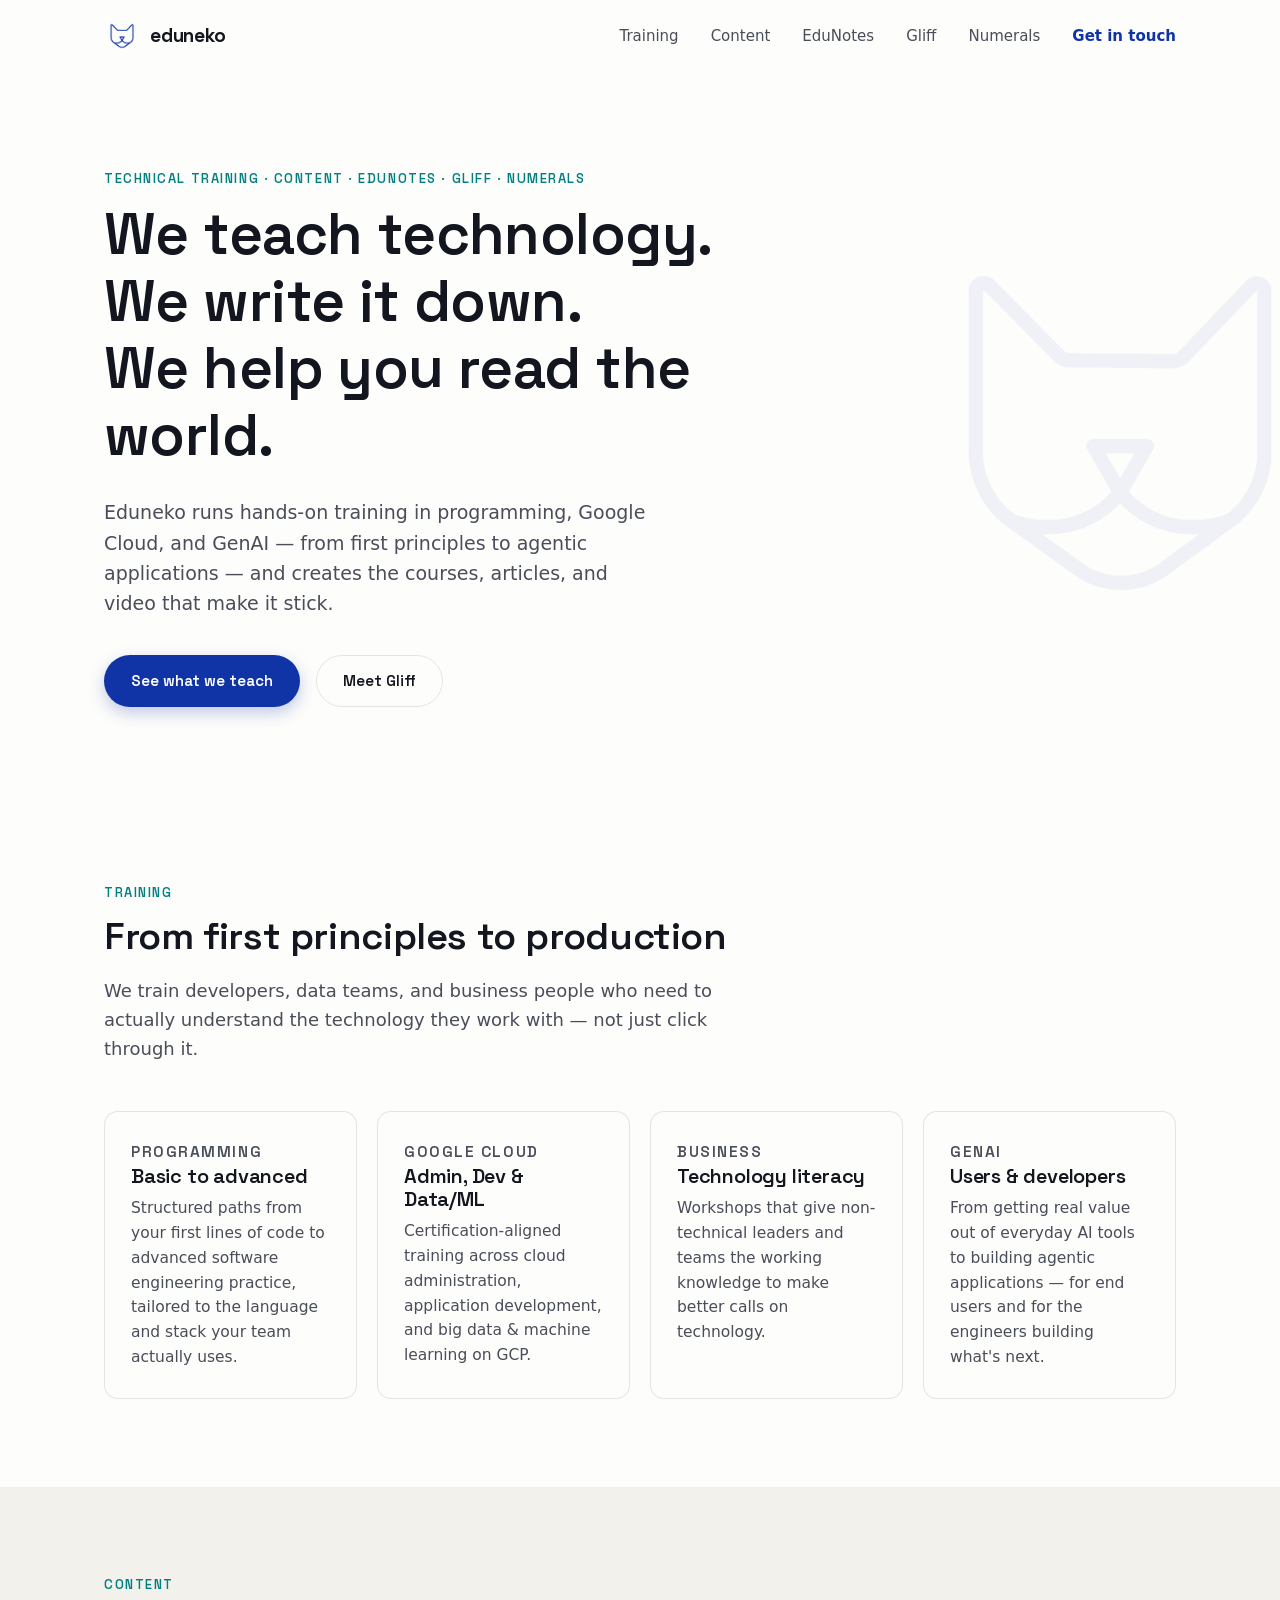
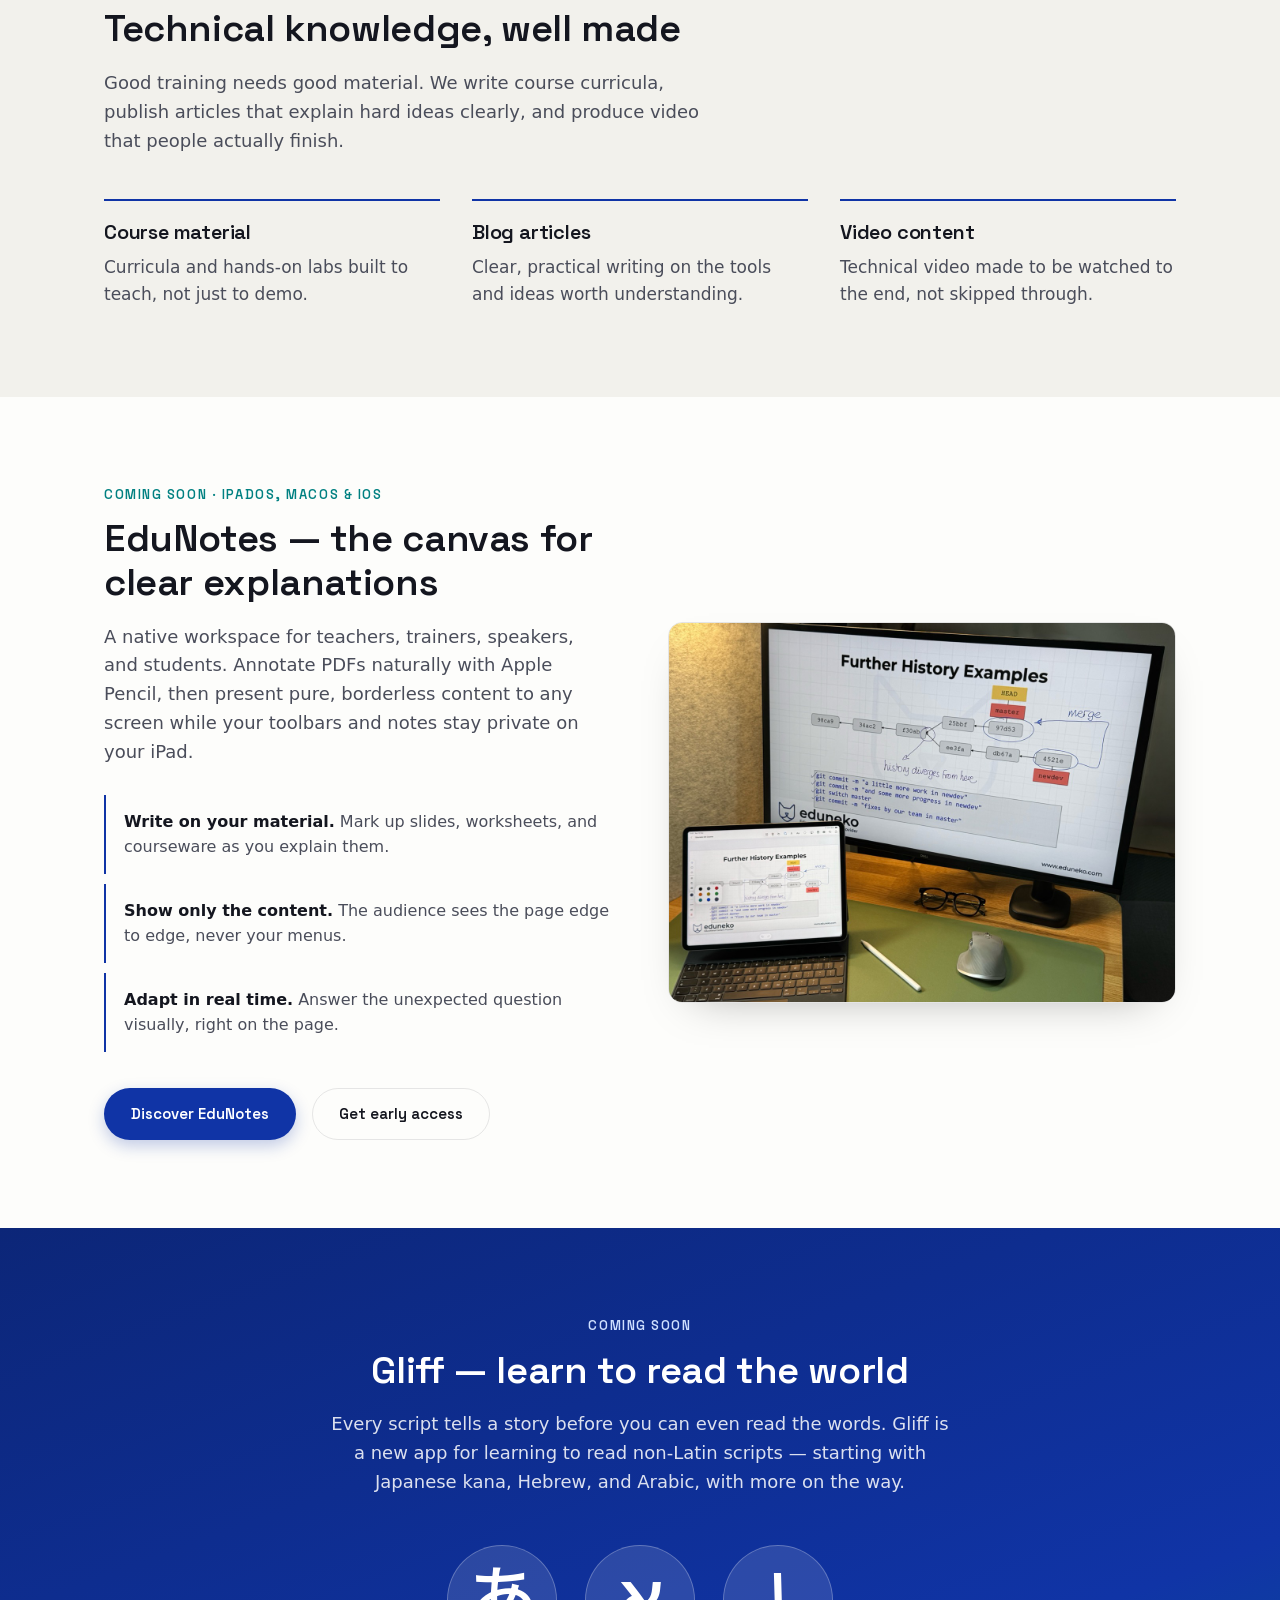
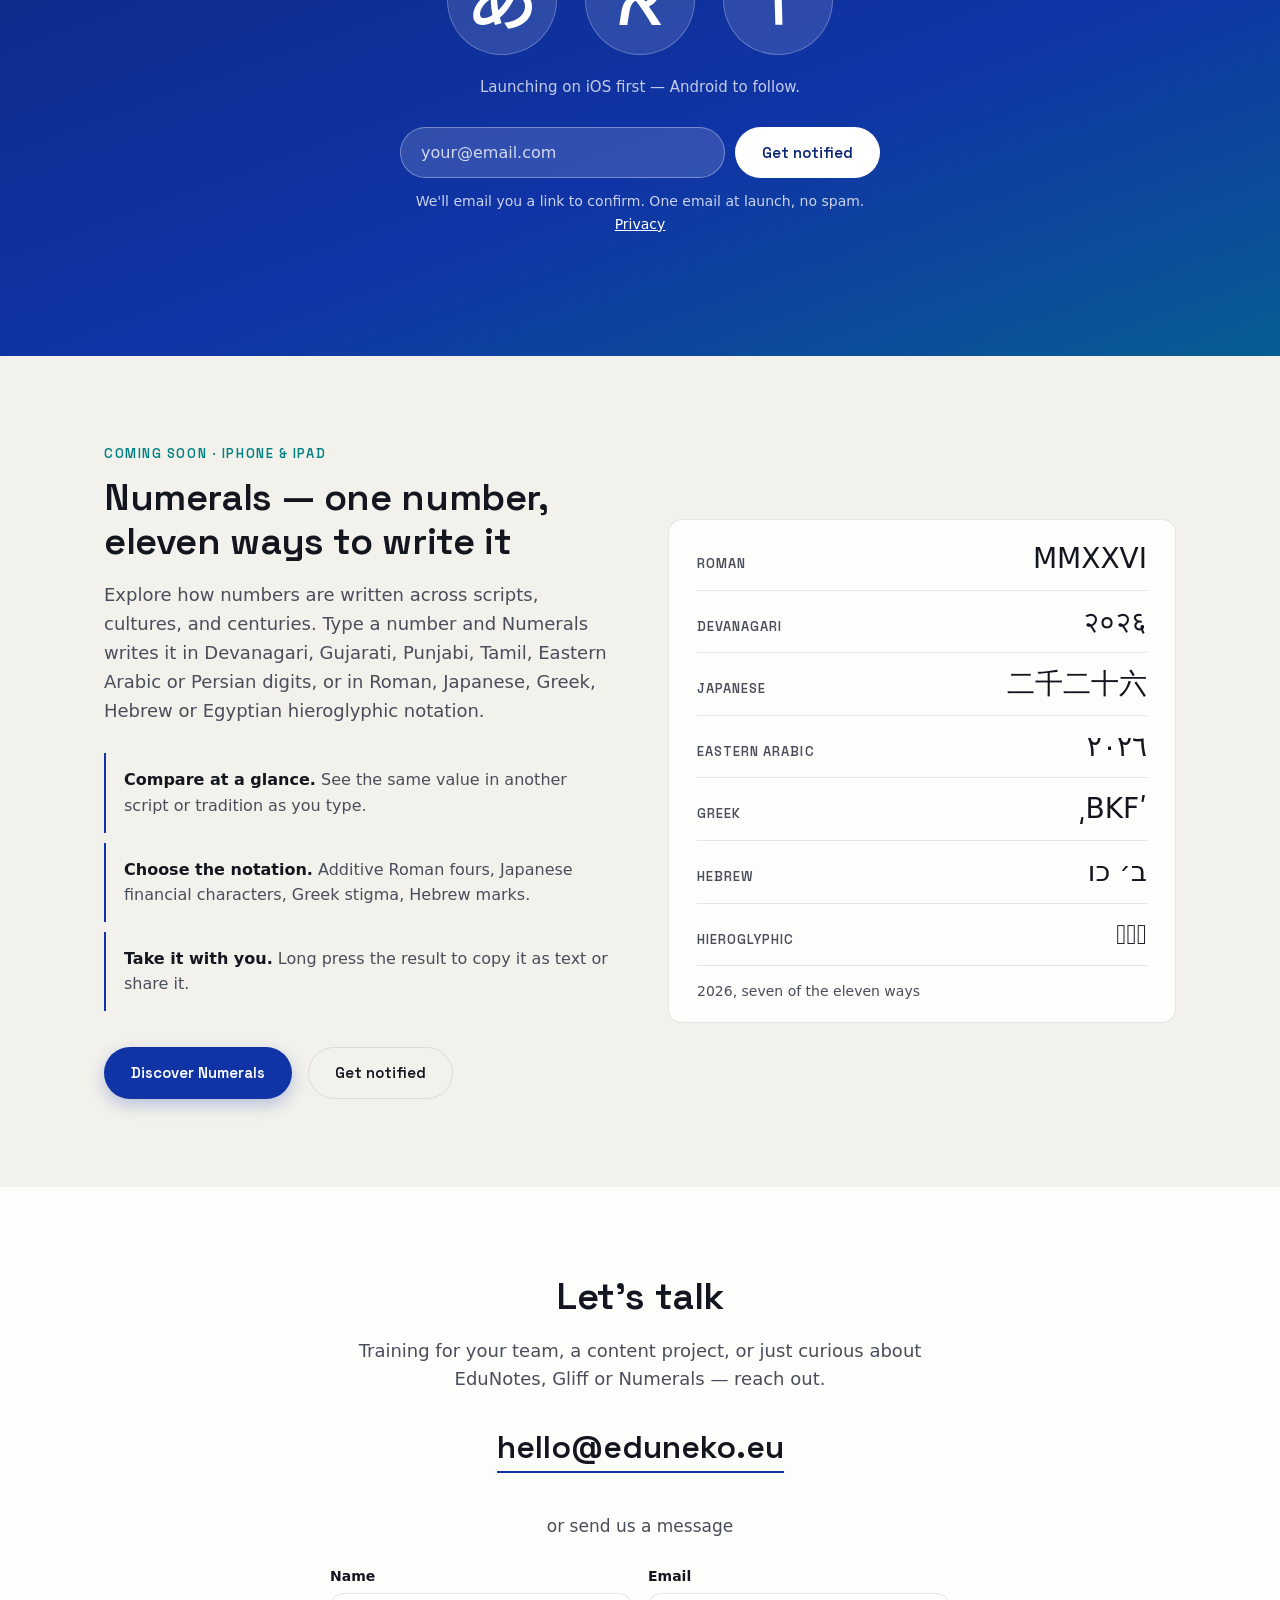
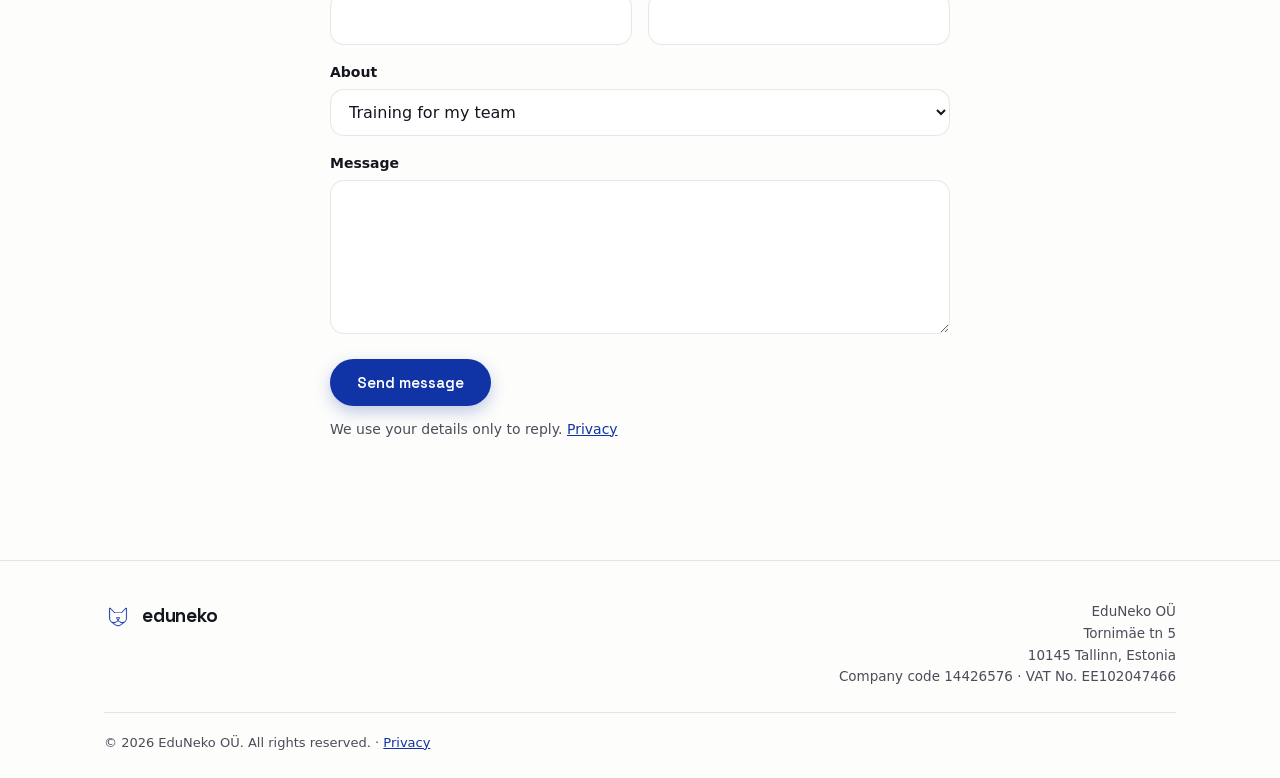
<file: index.html>
<!DOCTYPE html>
<html lang="en">
<head>
<meta charset="UTF-8">
<meta name="viewport" content="width=device-width, initial-scale=1.0">
<title>Eduneko — Technical training, content, EduNotes, Gliff &amp; Numerals</title>
<meta name="description" content="Eduneko runs hands-on technical training in programming, Google Cloud, and GenAI, creates the courses and content that make it stick, and is building apps for learning: EduNotes, a workspace for annotating and presenting with Apple Pencil; Gliff, for learning to read non-Latin scripts; and Numerals, which writes any number in 11 numeral systems.">

<link rel="icon" href="assets/favicon.ico" sizes="any">
<link rel="icon" href="assets/favicon-32.png" type="image/png">
<link rel="apple-touch-icon" href="assets/apple-touch-icon.png">

<link rel="preload" href="assets/fonts/space-grotesk-latin.woff2" as="font" type="font/woff2" crossorigin>

<link rel="stylesheet" href="css/style.css">
</head>
<body>

<a class="skip-link" href="#main">Skip to content</a>

<header class="site-header" id="site-header">
  <div class="wrap header-inner">
    <a class="brand" href="#top">
      <img src="assets/logo-mark.png" alt="" class="brand-mark" width="36" height="36">
      <span class="brand-name">eduneko</span>
    </a>

    <button class="nav-toggle" id="nav-toggle" aria-expanded="false" aria-controls="primary-nav">
      <span></span><span></span><span></span>
      <span class="sr-only">Menu</span>
    </button>

    <nav class="primary-nav" id="primary-nav">
      <a href="#training">Training</a>
      <a href="#content">Content</a>
      <a href="#edunotes">EduNotes</a>
      <a href="#gliff">Gliff</a>
      <a href="#numerals">Numerals</a>
      <a href="#contact" class="nav-cta">Get in touch</a>
    </nav>
  </div>
</header>

<main id="main">

  <section class="hero" id="top">
    <div class="wrap hero-inner">
      <p class="eyebrow reveal">Technical training · Content · EduNotes · Gliff · Numerals</p>
      <h1 class="reveal">We teach technology.<br>We write it down.<br>We help you read the world.</h1>
      <p class="hero-sub reveal">Eduneko runs hands-on training in programming, Google Cloud, and GenAI — from first principles to agentic applications — and creates the courses, articles, and video that make it stick.</p>
      <div class="hero-actions reveal">
        <a href="#training" class="btn btn-primary">See what we teach</a>
        <a href="#gliff" class="btn btn-ghost">Meet Gliff</a>
      </div>
    </div>
    <div class="hero-mark" aria-hidden="true">
      <img src="assets/logo-mark.png" alt="">
    </div>
  </section>

  <section class="section" id="training">
    <div class="wrap">
      <p class="eyebrow reveal">Training</p>
      <h2 class="reveal">From first principles to production</h2>
      <p class="section-intro reveal">We train developers, data teams, and business people who need to actually understand the technology they work with — not just click through it.</p>

      <div class="card-grid">
        <article class="card reveal">
          <p class="card-kicker">Programming</p>
          <h3>Basic to advanced</h3>
          <p>Structured paths from your first lines of code to advanced software engineering practice, tailored to the language and stack your team actually uses.</p>
        </article>
        <article class="card reveal">
          <p class="card-kicker">Google Cloud</p>
          <h3>Admin, Dev &amp; Data/ML</h3>
          <p>Certification-aligned training across cloud administration, application development, and big data &amp; machine learning on GCP.</p>
        </article>
        <article class="card reveal">
          <p class="card-kicker">Business</p>
          <h3>Technology literacy</h3>
          <p>Workshops that give non-technical leaders and teams the working knowledge to make better calls on technology.</p>
        </article>
        <article class="card reveal">
          <p class="card-kicker">GenAI</p>
          <h3>Users &amp; developers</h3>
          <p>From getting real value out of everyday AI tools to building agentic applications — for end users and for the engineers building what's next.</p>
        </article>
      </div>
    </div>
  </section>

  <section class="section section-alt" id="content">
    <div class="wrap">
      <p class="eyebrow reveal">Content</p>
      <h2 class="reveal">Technical knowledge, well made</h2>
      <p class="section-intro reveal">Good training needs good material. We write course curricula, publish articles that explain hard ideas clearly, and produce video that people actually finish.</p>

      <div class="content-list">
        <div class="content-item reveal">
          <h3>Course material</h3>
          <p>Curricula and hands-on labs built to teach, not just to demo.</p>
        </div>
        <div class="content-item reveal">
          <h3>Blog articles</h3>
          <p>Clear, practical writing on the tools and ideas worth understanding.</p>
        </div>
        <div class="content-item reveal">
          <h3>Video content</h3>
          <p>Technical video made to be watched to the end, not skipped through.</p>
        </div>
      </div>
    </div>
  </section>

  <section class="section edunotes" id="edunotes">
    <div class="wrap edunotes-inner">
      <div class="edunotes-text">
        <p class="eyebrow reveal">Coming soon · iPadOS, macOS &amp; iOS</p>
        <h2 class="reveal">EduNotes — the canvas for clear explanations</h2>
        <p class="section-intro reveal">A native workspace for teachers, trainers, speakers, and students. Annotate PDFs naturally with Apple Pencil, then present pure, borderless content to any screen while your toolbars and notes stay private on your iPad.</p>

        <ul class="edunotes-points">
          <li class="reveal"><strong>Write on your material.</strong> Mark up slides, worksheets, and courseware as you explain them.</li>
          <li class="reveal"><strong>Show only the content.</strong> The audience sees the page edge to edge, never your menus.</li>
          <li class="reveal"><strong>Adapt in real time.</strong> Answer the unexpected question visually, right on the page.</li>
        </ul>

        <div class="hero-actions reveal">
          <a href="edunotes/" class="btn btn-primary">Discover EduNotes</a>
          <a href="edunotes/#early-access" class="btn btn-ghost">Get early access</a>
        </div>
      </div>

      <figure class="edunotes-figure reveal">
        <img src="edunotes/assets/preview-display-mode.jpeg" width="1280" height="960" loading="lazy" decoding="async"
             alt="An iPad running EduNotes on a desk, its toolbars and colour palette in view, while the monitor behind shows the same Git course slide full-screen with no interface around it.">
      </figure>
    </div>
  </section>

  <section class="section gliff" id="gliff">
    <div class="wrap">
      <p class="eyebrow eyebrow-light reveal">Coming soon</p>
      <h2 class="reveal">Gliff — learn to read the world</h2>
      <p class="section-intro gliff-intro reveal">Every script tells a story before you can even read the words. Gliff is a new app for learning to read non-Latin scripts — starting with Japanese kana, Hebrew, and Arabic, with more on the way.</p>

      <div class="script-showcase reveal" aria-hidden="true">
        <span class="glyph" lang="ja" style="font-family:'Noto Sans JP',sans-serif;">あ</span>
        <span class="glyph" lang="he" style="font-family:'Noto Sans Hebrew',sans-serif;">א</span>
        <span class="glyph" lang="ar" style="font-family:'Noto Sans Arabic',sans-serif;">ا</span>
      </div>

      <p class="platform-note reveal">Launching on iOS first — Android to follow.</p>

      <!-- Waitlist signup with double opt-in via the API (see js/main.js). If the API can't be
           reached, the status line offers the mailto link in data-fallback instead. -->
      <form class="notify-form reveal" data-signup="gliff" data-fallback="mailto:hello@eduneko.eu?subject=Notify%20me%20about%20Gliff&amp;body=I'd%20like%20to%20be%20notified%20when%20Gliff%20launches." novalidate>
        <div class="notify-row">
          <label class="sr-only" for="gliff-email">Email address</label>
          <input id="gliff-email" name="email" type="email" required autocomplete="email" placeholder="your@email.com">
          <button type="submit" class="btn btn-primary btn-on-dark">Get notified</button>
        </div>
        <div class="hp" aria-hidden="true">
          <label>Leave this empty <input name="website" tabindex="-1" autocomplete="off"></label>
        </div>
        <p class="form-note">We'll email you a link to confirm. One email at launch, no spam. <a href="privacy/">Privacy</a></p>
        <p class="form-status" role="status" aria-live="polite" data-form-status></p>
      </form>
    </div>
  </section>

  <section class="section section-alt numerals" id="numerals">
    <div class="wrap numerals-inner">
      <div class="numerals-text">
        <p class="eyebrow reveal">Coming soon · iPhone &amp; iPad</p>
        <h2 class="reveal">Numerals — one number, eleven ways to write it</h2>
        <p class="section-intro reveal">Explore how numbers are written across scripts, cultures, and centuries. Type a number and Numerals writes it in Devanagari, Gujarati, Punjabi, Tamil, Eastern Arabic or Persian digits, or in Roman, Japanese, Greek, Hebrew or Egyptian hieroglyphic notation.</p>

        <ul class="edunotes-points">
          <li class="reveal"><strong>Compare at a glance.</strong> See the same value in another script or tradition as you type.</li>
          <li class="reveal"><strong>Choose the notation.</strong> Additive Roman fours, Japanese financial characters, Greek stigma, Hebrew marks.</li>
          <li class="reveal"><strong>Take it with you.</strong> Long press the result to copy it as text or share it.</li>
        </ul>

        <div class="hero-actions reveal">
          <a href="numerals/" class="btn btn-primary">Discover Numerals</a>
          <a href="numerals/#notify" class="btn btn-ghost">Get notified</a>
        </div>
      </div>

      <!-- Real text, not an image: 2026 as the app writes it with its default options. -->
      <figure class="numerals-specimen reveal">
        <dl>
          <div><dt>Roman</dt><dd>MMXXVI</dd></div>
          <div><dt>Devanagari</dt><dd lang="hi">२०२६</dd></div>
          <div><dt>Japanese</dt><dd lang="ja">二千二十六</dd></div>
          <div><dt>Eastern Arabic</dt><dd lang="ar">٢٠٢٦</dd></div>
          <div><dt>Greek</dt><dd lang="el">͵ΒΚϜʹ</dd></div>
          <div><dt>Hebrew</dt><dd lang="he" dir="rtl">&#x200F;ב׳ כו</dd></div>
          <div><dt>Hieroglyphic</dt><dd lang="egy" class="numerals-hieroglyphs">𓆽𓎇𓏿</dd></div>
        </dl>
        <figcaption>2026, seven of the eleven ways</figcaption>
      </figure>
    </div>
  </section>

  <section class="section contact" id="contact">
    <div class="wrap contact-inner">
      <h2 class="reveal">Let's talk</h2>
      <p class="section-intro reveal">Training for your team, a content project, or just curious about EduNotes, Gliff or Numerals — reach out.</p>
      <a class="contact-email reveal" href="mailto:hello@eduneko.eu">hello@eduneko.eu</a>

      <!-- Contact form: stored and forwarded to hello@eduneko.eu by the API (see js/main.js). -->
      <form class="contact-form reveal" data-contact data-fallback="mailto:hello@eduneko.eu" novalidate>
        <p class="contact-or">or send us a message</p>
        <div class="form-grid">
          <label class="field">
            <span>Name</span>
            <input name="name" required autocomplete="name" maxlength="120">
          </label>
          <label class="field">
            <span>Email</span>
            <input name="email" type="email" required autocomplete="email">
          </label>
        </div>
        <label class="field">
          <span>About</span>
          <select name="topic">
            <option value="training">Training for my team</option>
            <option value="content">A content project</option>
            <option value="gliff">Gliff</option>
            <option value="edunotes">EduNotes</option>
            <option value="numerals">Numerals</option>
            <option value="other">Something else</option>
          </select>
        </label>
        <label class="field">
          <span>Message</span>
          <textarea name="message" rows="5" required minlength="10" maxlength="5000"></textarea>
        </label>
        <div class="hp" aria-hidden="true">
          <label>Leave this empty <input name="website" tabindex="-1" autocomplete="off"></label>
        </div>
        <button type="submit" class="btn btn-primary">Send message</button>
        <p class="form-note">We use your details only to reply. <a href="privacy/">Privacy</a></p>
        <p class="form-status" role="status" aria-live="polite" data-form-status></p>
      </form>
    </div>
  </section>

</main>

<footer class="site-footer">
  <div class="wrap footer-inner">
    <a class="brand" href="#top">
      <img src="assets/logo-mark.png" alt="" class="brand-mark" width="28" height="28">
      <span class="brand-name">eduneko</span>
    </a>
    <address class="footer-company">
      EduNeko O&Uuml;<br>
      Tornim&auml;e tn 5<br>
      10145 Tallinn, Estonia<br>
      Company code 14426576 &middot; VAT No. EE102047466
    </address>
  </div>
  <div class="wrap">
    <p class="footer-meta">&copy; <span id="year">2026</span> EduNeko O&Uuml;. All rights reserved. &middot; <a href="privacy/">Privacy</a></p>
  </div>
</footer>

<script src="js/main.js"></script>
</body>
</html>
</file>
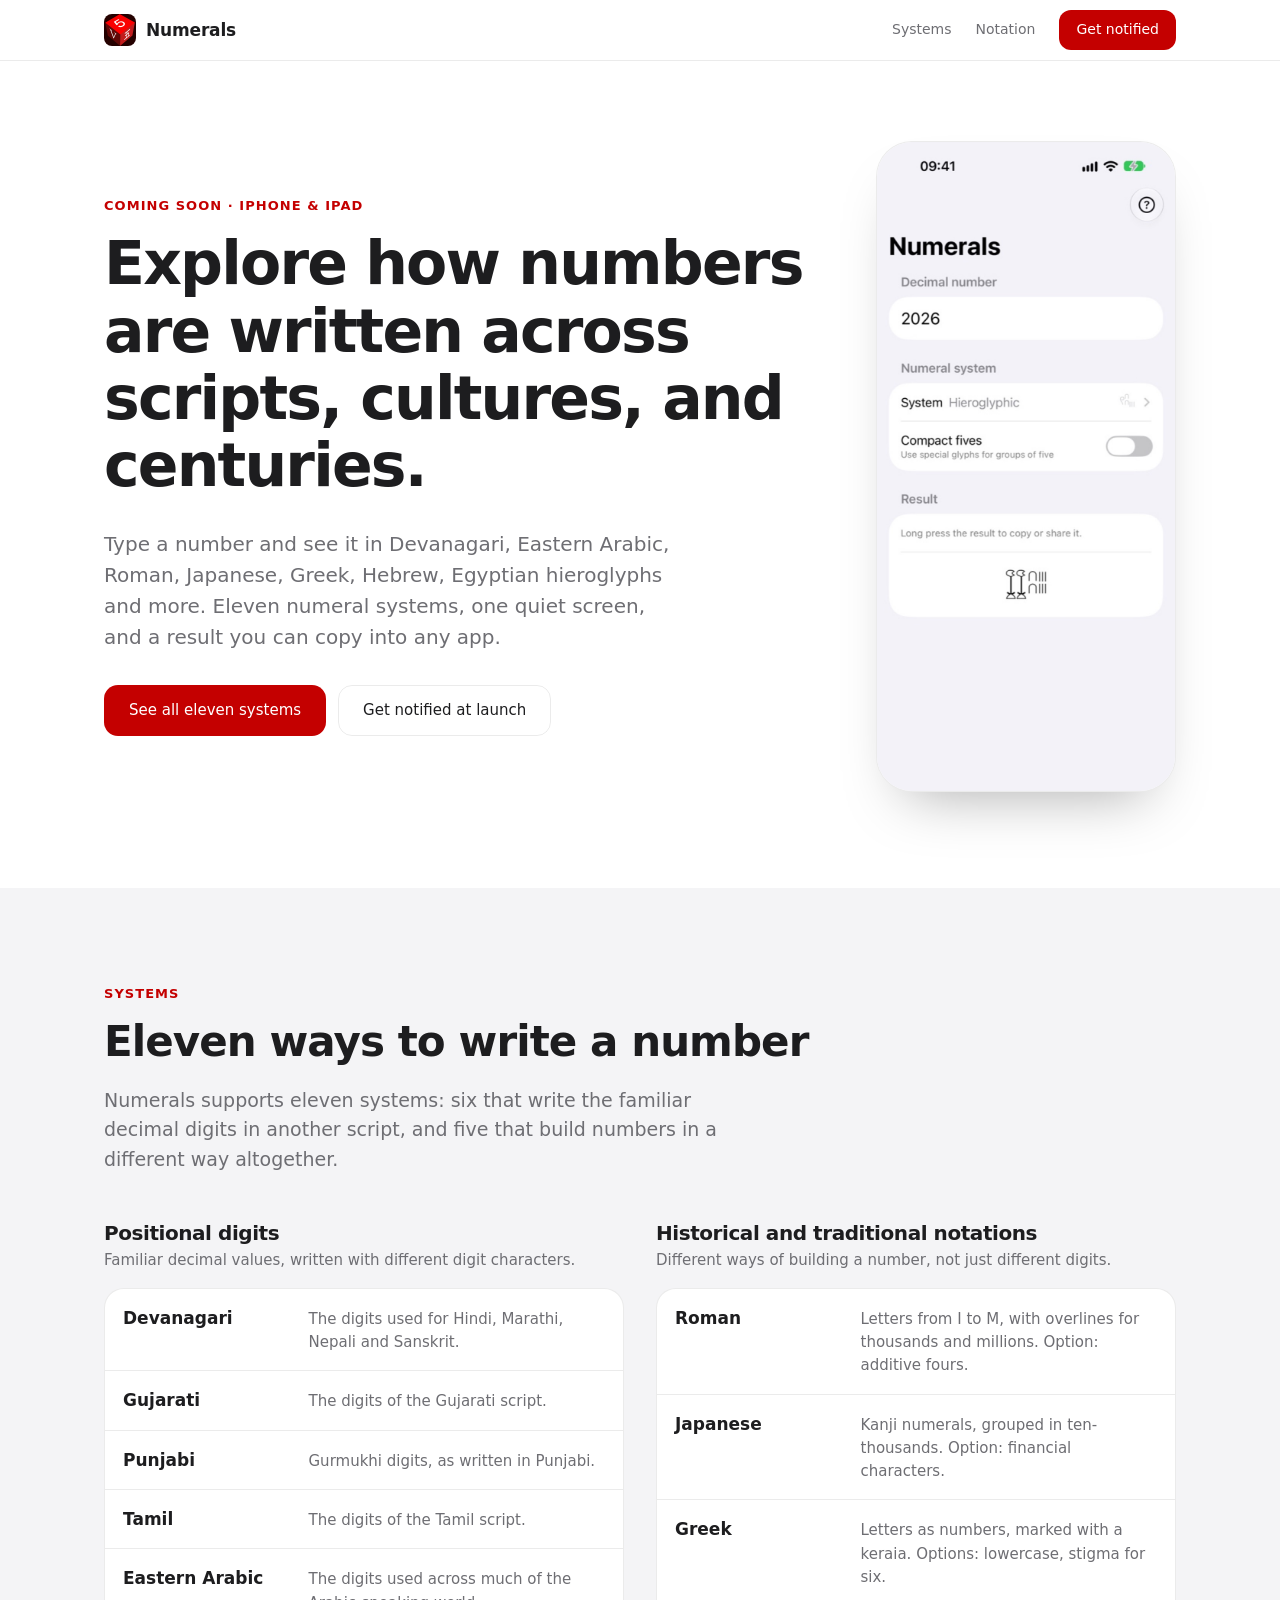
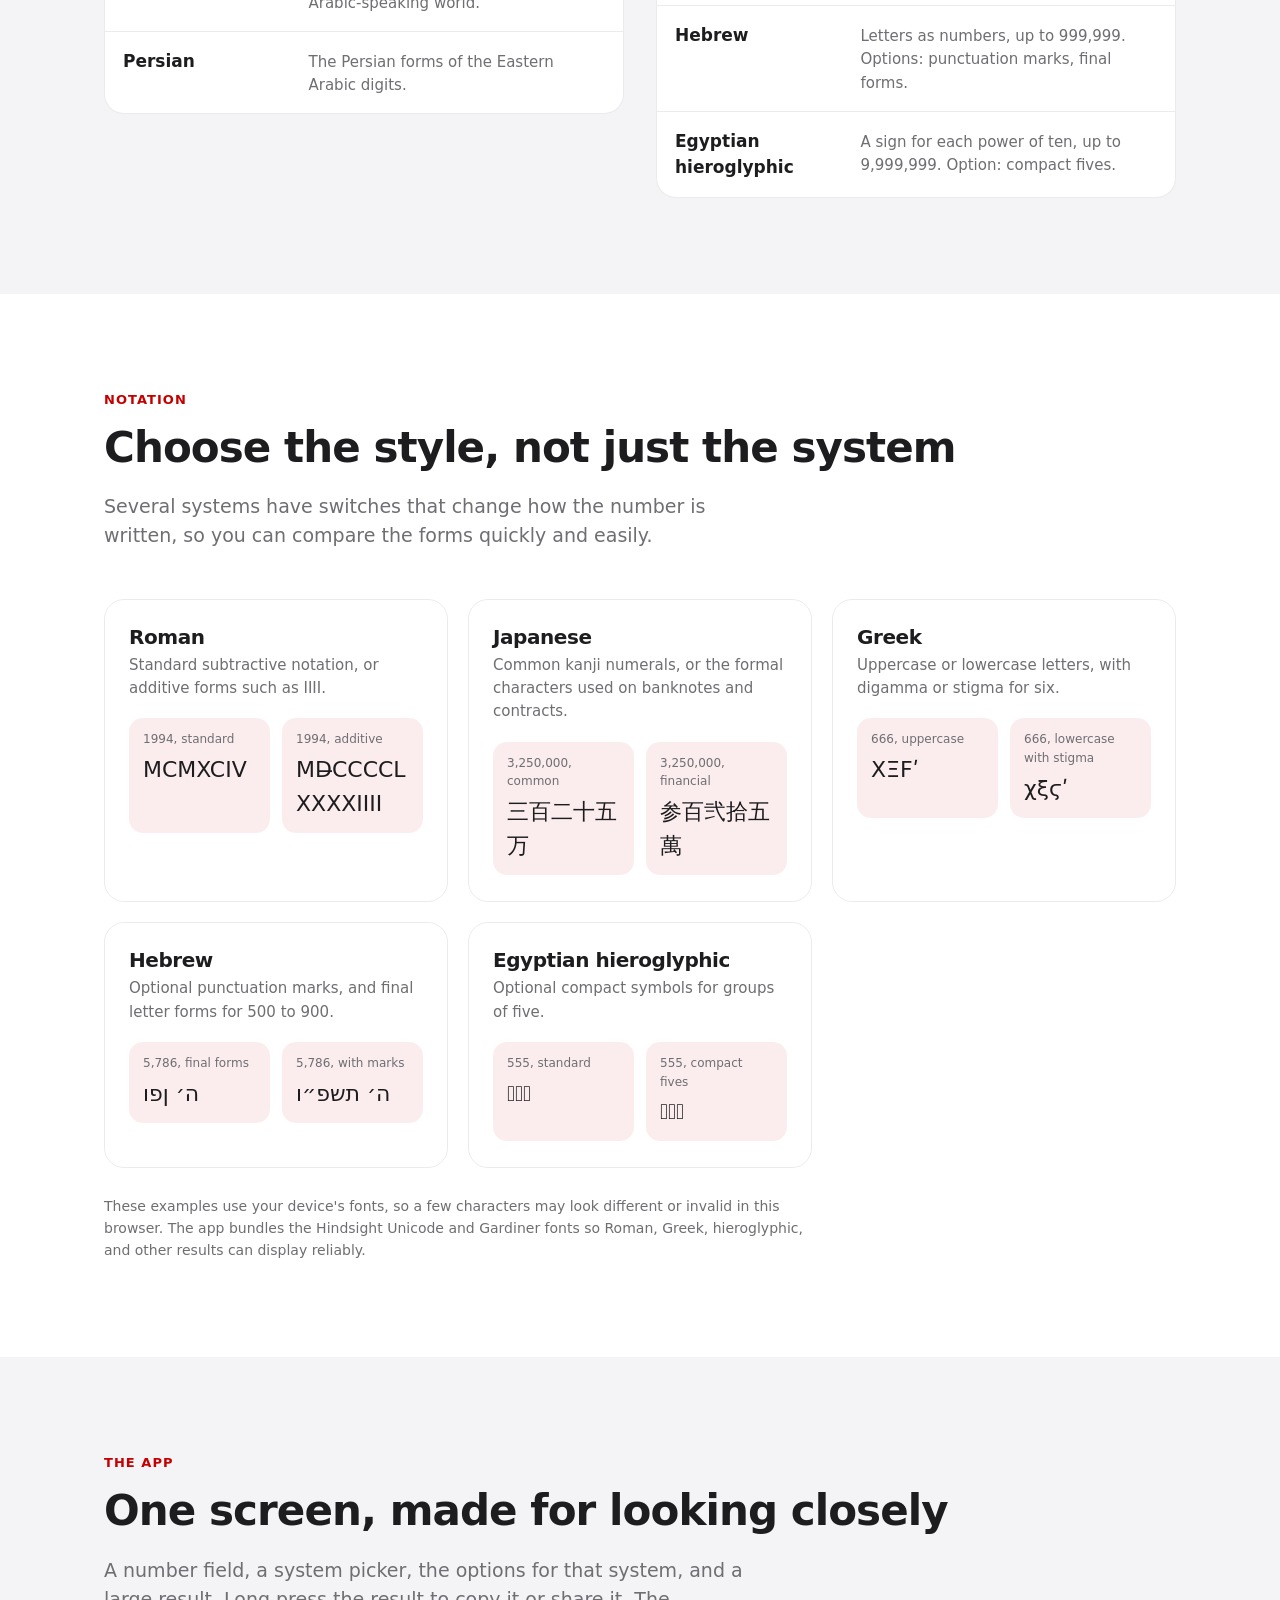
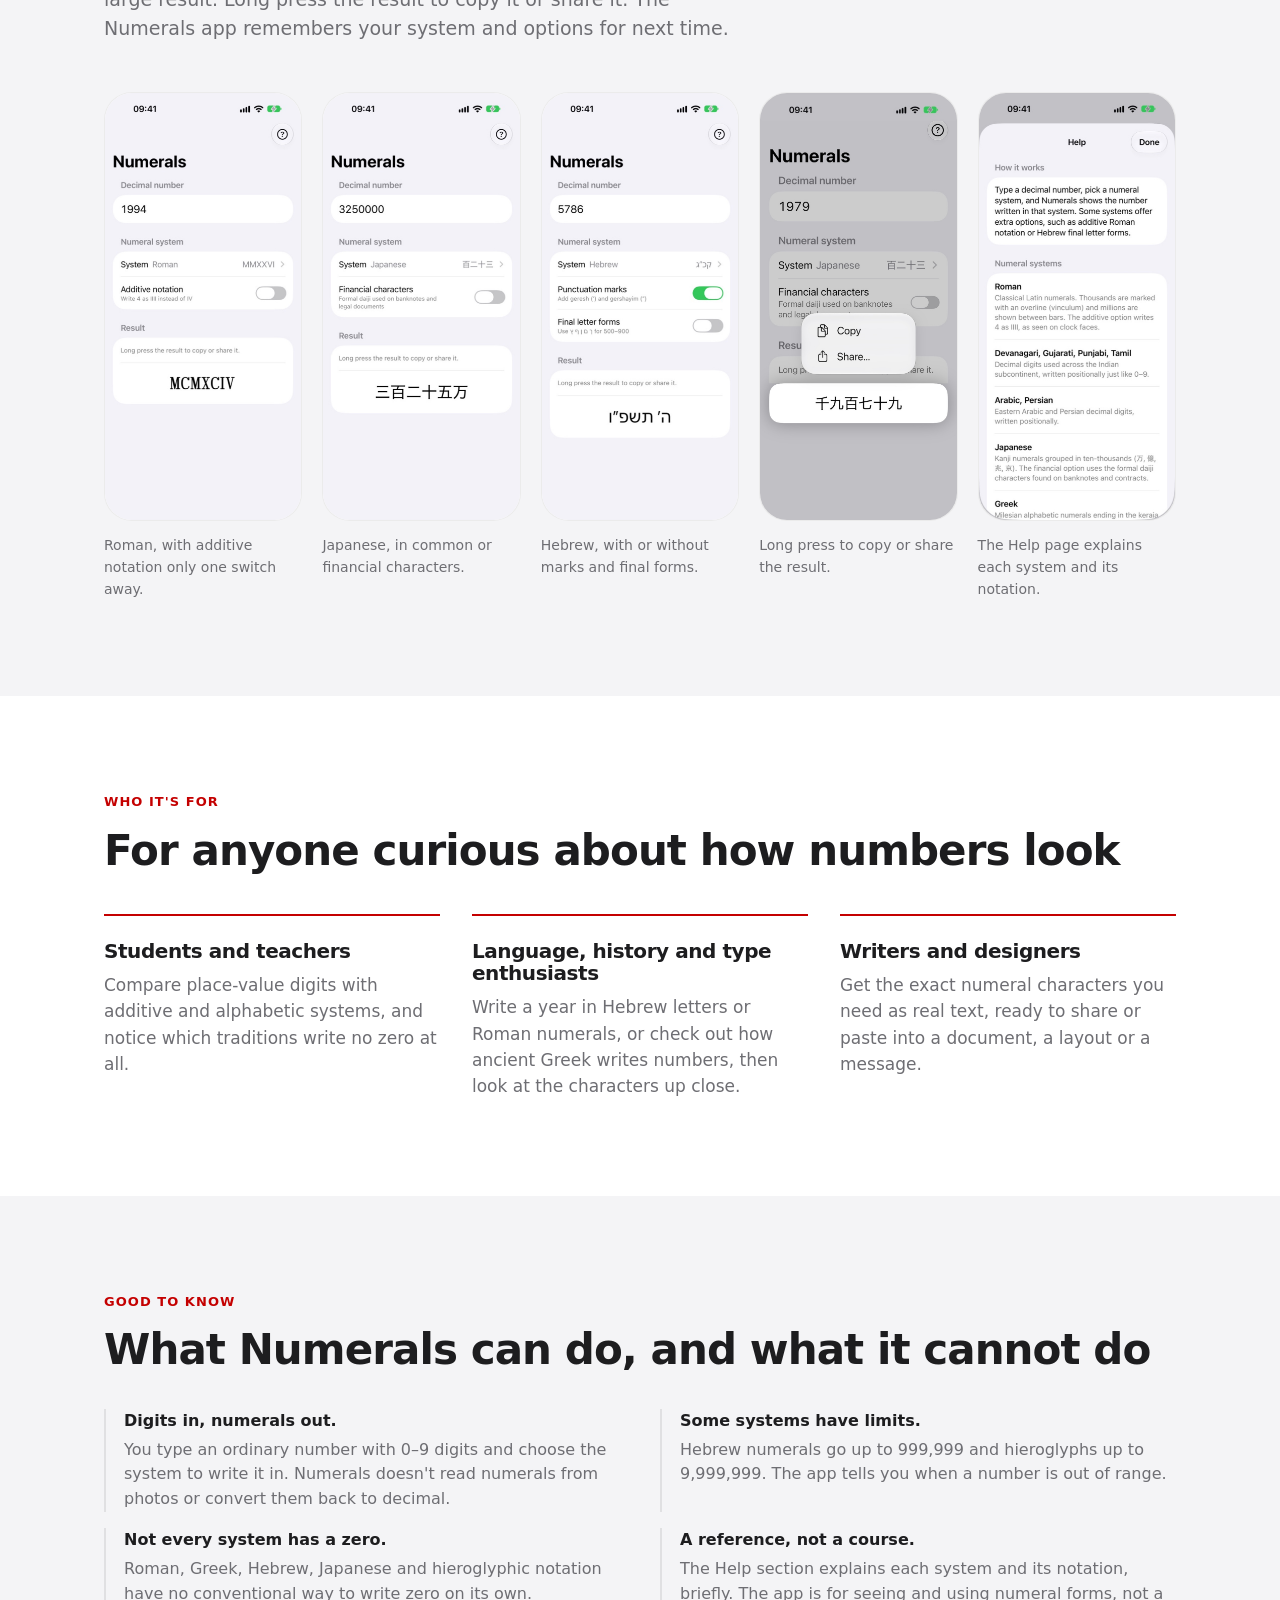
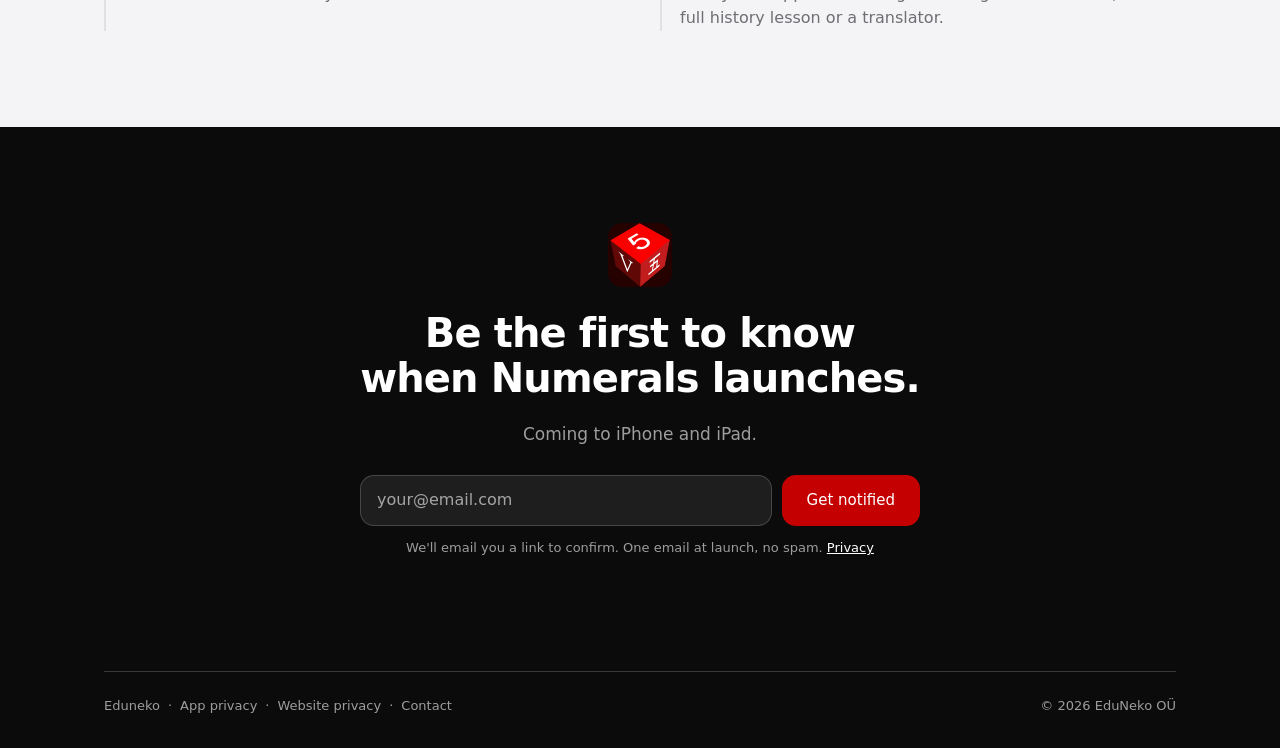
<file: numerals/index.html>
<!DOCTYPE html>
<html lang="en">
<head>
<meta charset="UTF-8">
<meta name="viewport" content="width=device-width, initial-scale=1.0">
<title>Numerals — Numbers in 11 scripts and traditions, for iPhone &amp; iPad</title>
<meta name="description" content="Numerals writes any number in 11 numeral systems, from Devanagari and Eastern Arabic digits to Roman, Greek, Hebrew, Japanese and Egyptian hieroglyphs. Coming soon to iPhone and iPad.">

<link rel="icon" href="assets/favicon-32.png" type="image/png" sizes="32x32">
<link rel="apple-touch-icon" href="assets/apple-touch-icon.png">

<link rel="stylesheet" href="css/style.css">
</head>
<body>

<a class="skip-link" href="#main">Skip to content</a>

<header class="site-header">
  <div class="wrap header-inner">
    <a class="brand" href="#top">
      <img src="assets/icon.png" alt="" class="brand-icon" width="32" height="32">
      <span>Numerals</span>
    </a>
    <nav class="header-nav" aria-label="Page">
      <a href="#systems" class="nav-link">Systems</a>
      <a href="#options" class="nav-link">Notation</a>
      <a href="#notify" class="btn btn-primary btn-small">Get notified</a>
    </nav>
  </div>
</header>

<main id="main">

  <!-- ============ Hero ============ -->
  <section class="hero" id="top">
    <div class="wrap hero-inner">
      <div class="hero-text">
        <p class="eyebrow">Coming soon · iPhone &amp; iPad</p>
        <h1>Explore how numbers are written across scripts, cultures, and centuries.</h1>
        <p class="lead">Type a number and see it in Devanagari, Eastern Arabic, Roman, Japanese, Greek, Hebrew, Egyptian hieroglyphs and more. Eleven numeral systems, one quiet screen, and a result you can copy into any app.</p>
        <div class="actions">
          <a href="#systems" class="btn btn-primary">See all eleven systems</a>
          <a href="#notify" class="btn btn-ghost">Get notified at launch</a>
        </div>
      </div>
      <figure class="phone hero-phone">
        <img src="assets/screen-hieroglyphic.jpeg" width="780" height="1698"
             alt="Numerals on iPhone: the number 2026 converted to Egyptian hieroglyphs, two lotus flowers, two hobbles for twenty and six strokes, with the Compact fives switch below the system picker.">
      </figure>
    </div>
  </section>

  <!-- ============ Systems ============ -->
  <section class="section section-alt" id="systems">
    <div class="wrap">
      <p class="eyebrow">Systems</p>
      <h2>Eleven ways to write a number</h2>
      <p class="section-intro">Numerals supports eleven systems: six that write the familiar decimal digits in another script, and five that build numbers in a different way altogether.</p>

      <div class="systems">
        <div class="system-group">
          <h3>Positional digits</h3>
          <p class="group-note">Familiar decimal values, written with different digit characters.</p>
          <ul class="system-list">
            <li><strong>Devanagari</strong><span>The digits used for Hindi, Marathi, Nepali and Sanskrit.</span></li>
            <li><strong>Gujarati</strong><span>The digits of the Gujarati script.</span></li>
            <li><strong>Punjabi</strong><span>Gurmukhi digits, as written in Punjabi.</span></li>
            <li><strong>Tamil</strong><span>The digits of the Tamil script.</span></li>
            <li><strong>Eastern Arabic</strong><span>The digits used across much of the Arabic-speaking world.</span></li>
            <li><strong>Persian</strong><span>The Persian forms of the Eastern Arabic digits.</span></li>
          </ul>
        </div>

        <div class="system-group">
          <h3>Historical and traditional notations</h3>
          <p class="group-note">Different ways of building a number, not just different digits.</p>
          <ul class="system-list">
            <li><strong>Roman</strong><span>Letters from I to M, with overlines for thousands and millions. Option: additive fours.</span></li>
            <li><strong>Japanese</strong><span>Kanji numerals, grouped in ten-thousands. Option: financial characters.</span></li>
            <li><strong>Greek</strong><span>Letters as numbers, marked with a keraia. Options: lowercase, stigma for six.</span></li>
            <li><strong>Hebrew</strong><span>Letters as numbers, up to 999,999. Options: punctuation marks, final forms.</span></li>
            <li><strong>Egyptian hieroglyphic</strong><span>A sign for each power of ten, up to 9,999,999. Option: compact fives.</span></li>
          </ul>
        </div>
      </div>
    </div>
  </section>

  <!-- ============ Notation options ============ -->
  <section class="section" id="options">
    <div class="wrap">
      <p class="eyebrow">Notation</p>
      <h2>Choose the style, not just the system</h2>
      <p class="section-intro">Several systems have switches that change how the number is written, so you can compare the forms quickly and easily.</p>

      <div class="option-grid">
        <article class="option-card">
          <h3>Roman</h3>
          <p>Standard subtractive notation, or additive forms such as IIII.</p>
          <dl class="option-pair">
            <div><dt>1994, standard</dt><dd>MCMXCIV</dd></div>
            <div><dt>1994, additive</dt><dd>MD̶CCCCLXXXXIIII</dd></div>
          </dl>
        </article>
        <article class="option-card">
          <h3>Japanese</h3>
          <p>Common kanji numerals, or the formal characters used on banknotes and contracts.</p>
          <dl class="option-pair">
            <div><dt>3,250,000, common</dt><dd lang="ja">三百二十五万</dd></div>
            <div><dt>3,250,000, financial</dt><dd lang="ja">参百弐拾五萬</dd></div>
          </dl>
        </article>
        <article class="option-card">
          <h3>Greek</h3>
          <p>Uppercase or lowercase letters, with digamma or stigma for six.</p>
          <dl class="option-pair">
            <div><dt>666, uppercase</dt><dd lang="el">ΧΞϜʹ</dd></div>
            <div><dt>666, lowercase with stigma</dt><dd lang="el">χξϛʹ</dd></div>
          </dl>
        </article>
        <article class="option-card">
          <h3>Hebrew</h3>
          <p>Optional punctuation marks, and final letter forms for 500 to 900.</p>
          <dl class="option-pair">
            <div><dt>5,786, final forms</dt><dd lang="he" dir="rtl">&#x200F;ה׳ ןפו</dd></div>
            <div><dt>5,786, with marks</dt><dd lang="he" dir="rtl">&#x200F;ה׳ תשפ״ו</dd></div>
          </dl>
        </article>
        <article class="option-card">
          <h3>Egyptian hieroglyphic</h3>
          <p>Optional compact symbols for groups of five.</p>
          <dl class="option-pair">
            <div><dt>555, standard</dt><dd class="hieroglyphs" lang="egy">𓍦𓎊𓏾</dd></div>
            <div><dt>555, compact fives</dt><dd class="hieroglyphs" lang="egy">𓍫𓎒𓐃</dd></div>
          </dl>
        </article>
      </div>

      <p class="fine-print">These examples use your device's fonts, so a few characters may look different or invalid in this browser. The app bundles the Hindsight Unicode and Gardiner fonts so Roman, Greek, hieroglyphic, and other results can display reliably.</p>
    </div>
  </section>

  <!-- ============ The app ============ -->
  <section class="section section-alt" id="app">
    <div class="wrap">
      <p class="eyebrow">The app</p>
      <h2>One screen, made for looking closely</h2>
      <p class="section-intro">A number field, a system picker, the options for that system, and a large result. Long press the result to copy it or share it. The Numerals app remembers your system and options for next time.</p>

      <div class="gallery">
        <figure class="shot">
          <div class="phone"><img src="assets/screen-roman.jpeg" width="780" height="1698" loading="lazy" decoding="async"
               alt="Numerals showing 1994 as the Roman numeral MCMXCIV, with the Additive notation switch off."></div>
          <figcaption>Roman, with additive notation only one switch away.</figcaption>
        </figure>
        <figure class="shot">
          <div class="phone"><img src="assets/screen-japanese.jpeg" width="780" height="1698" loading="lazy" decoding="async"
               alt="Numerals showing 3250000 in Japanese as 三百二十五万, with the Financial characters switch off."></div>
          <figcaption>Japanese, in common or financial characters.</figcaption>
        </figure>
        <figure class="shot">
          <div class="phone"><img src="assets/screen-hebrew.jpeg" width="780" height="1698" loading="lazy" decoding="async"
               alt="Numerals showing 5786 in Hebrew letters with geresh and gershayim marks, final letter forms switched off."></div>
          <figcaption>Hebrew, with or without marks and final forms.</figcaption>
        </figure>
        <figure class="shot">
          <div class="phone"><img src="assets/screen-share.jpeg" width="780" height="1698" loading="lazy" decoding="async"
               alt="Numerals showing 1979 in Japanese as 千九百七十九, long-pressed, with a menu offering Copy and Share."></div>
          <figcaption>Long press to copy or share the result.</figcaption>
        </figure>
        <figure class="shot">
          <div class="phone"><img src="assets/screen-help.jpeg" width="780" height="1698" loading="lazy" decoding="async"
               alt="The Numerals Help screen explaining how the app works and describing the Roman, Indian, Arabic and Persian, and Japanese systems."></div>
          <figcaption>The Help page explains each system and its notation.</figcaption>
        </figure>
      </div>
    </div>
  </section>

  <!-- ============ Audience ============ -->
  <section class="section" id="who">
    <div class="wrap">
      <p class="eyebrow">Who it's for</p>
      <h2>For anyone curious about how numbers look</h2>

      <div class="audience-grid">
        <article>
          <h3>Students and teachers</h3>
          <p>Compare place-value digits with additive and alphabetic systems, and notice which traditions write no zero at all.</p>
        </article>
        <article>
          <h3>Language, history and type enthusiasts</h3>
          <p>Write a year in Hebrew letters or Roman numerals, or check out how ancient Greek writes numbers, then look at the characters up close.</p>
        </article>
        <article>
          <h3>Writers and designers</h3>
          <p>Get the exact numeral characters you need as real text, ready to share or paste into a document, a layout or a message.</p>
        </article>
      </div>
    </div>
  </section>

  <!-- ============ Good to know ============ -->
  <section class="section section-alt" id="details">
    <div class="wrap">
      <p class="eyebrow">Good to know</p>
      <h2>What Numerals can do, and what it cannot do</h2>

      <ul class="facts">
        <li><strong>Digits in, numerals out.</strong> You type an ordinary number with 0–9 digits and choose the system to write it in. Numerals doesn't read numerals from photos or convert them back to decimal.</li>
        <li><strong>Some systems have limits.</strong> Hebrew numerals go up to 999,999 and hieroglyphs up to 9,999,999. The app tells you when a number is out of range.</li>
        <li><strong>Not every system has a zero.</strong> Roman, Greek, Hebrew, Japanese and hieroglyphic notation have no conventional way to write zero on its own.</li>
        <li><strong>A reference, not a course.</strong> The Help section explains each system and its notation, briefly. The app is for seeing and using numeral forms, not a full history lesson or a translator.</li>
      </ul>
    </div>
  </section>

</main>

<!-- ============ Waitlist ============ -->
<footer class="site-footer" id="notify">
  <div class="wrap">
    <div class="notify">
      <img src="assets/icon.png" alt="" class="notify-icon" width="64" height="64">
      <h2>Be the first to know when Numerals launches.</h2>
      <p class="notify-sub">Coming to iPhone and iPad.</p>

      <!-- Waitlist signup with double opt-in via the API (see js/main.js). If the API can't be
           reached, the status line offers the mailto link in data-fallback instead. -->
      <form class="notify-form" data-signup="numerals" data-fallback="mailto:hello@eduneko.eu?subject=Notify%20me%20about%20Numerals&amp;body=I'd%20like%20to%20be%20notified%20when%20Numerals%20launches." novalidate>
        <div class="notify-row">
          <label class="sr-only" for="notify-email">Email address</label>
          <input id="notify-email" name="email" type="email" required autocomplete="email" placeholder="your@email.com">
          <button type="submit" class="btn btn-primary">Get notified</button>
        </div>
        <div class="hp" aria-hidden="true">
          <label>Leave this empty <input name="website" tabindex="-1" autocomplete="off"></label>
        </div>
        <p class="form-note">We'll email you a link to confirm. One email at launch, no spam. <a href="../privacy/">Privacy</a></p>
        <p class="form-status" role="status" aria-live="polite" data-form-status></p>
      </form>
    </div>

    <div class="footer-meta">
      <nav aria-label="Footer">
        <a href="../">Eduneko</a>
        <span aria-hidden="true">&middot;</span>
        <a href="privacy/">App privacy</a>
        <span aria-hidden="true">&middot;</span>
        <a href="../privacy/">Website privacy</a>
        <span aria-hidden="true">&middot;</span>
        <a href="../#contact">Contact</a>
      </nav>
      <p>&copy; <span id="year">2026</span> EduNeko O&Uuml;</p>
    </div>
  </div>
</footer>

<script src="js/main.js"></script>
</body>
</html>
</file>
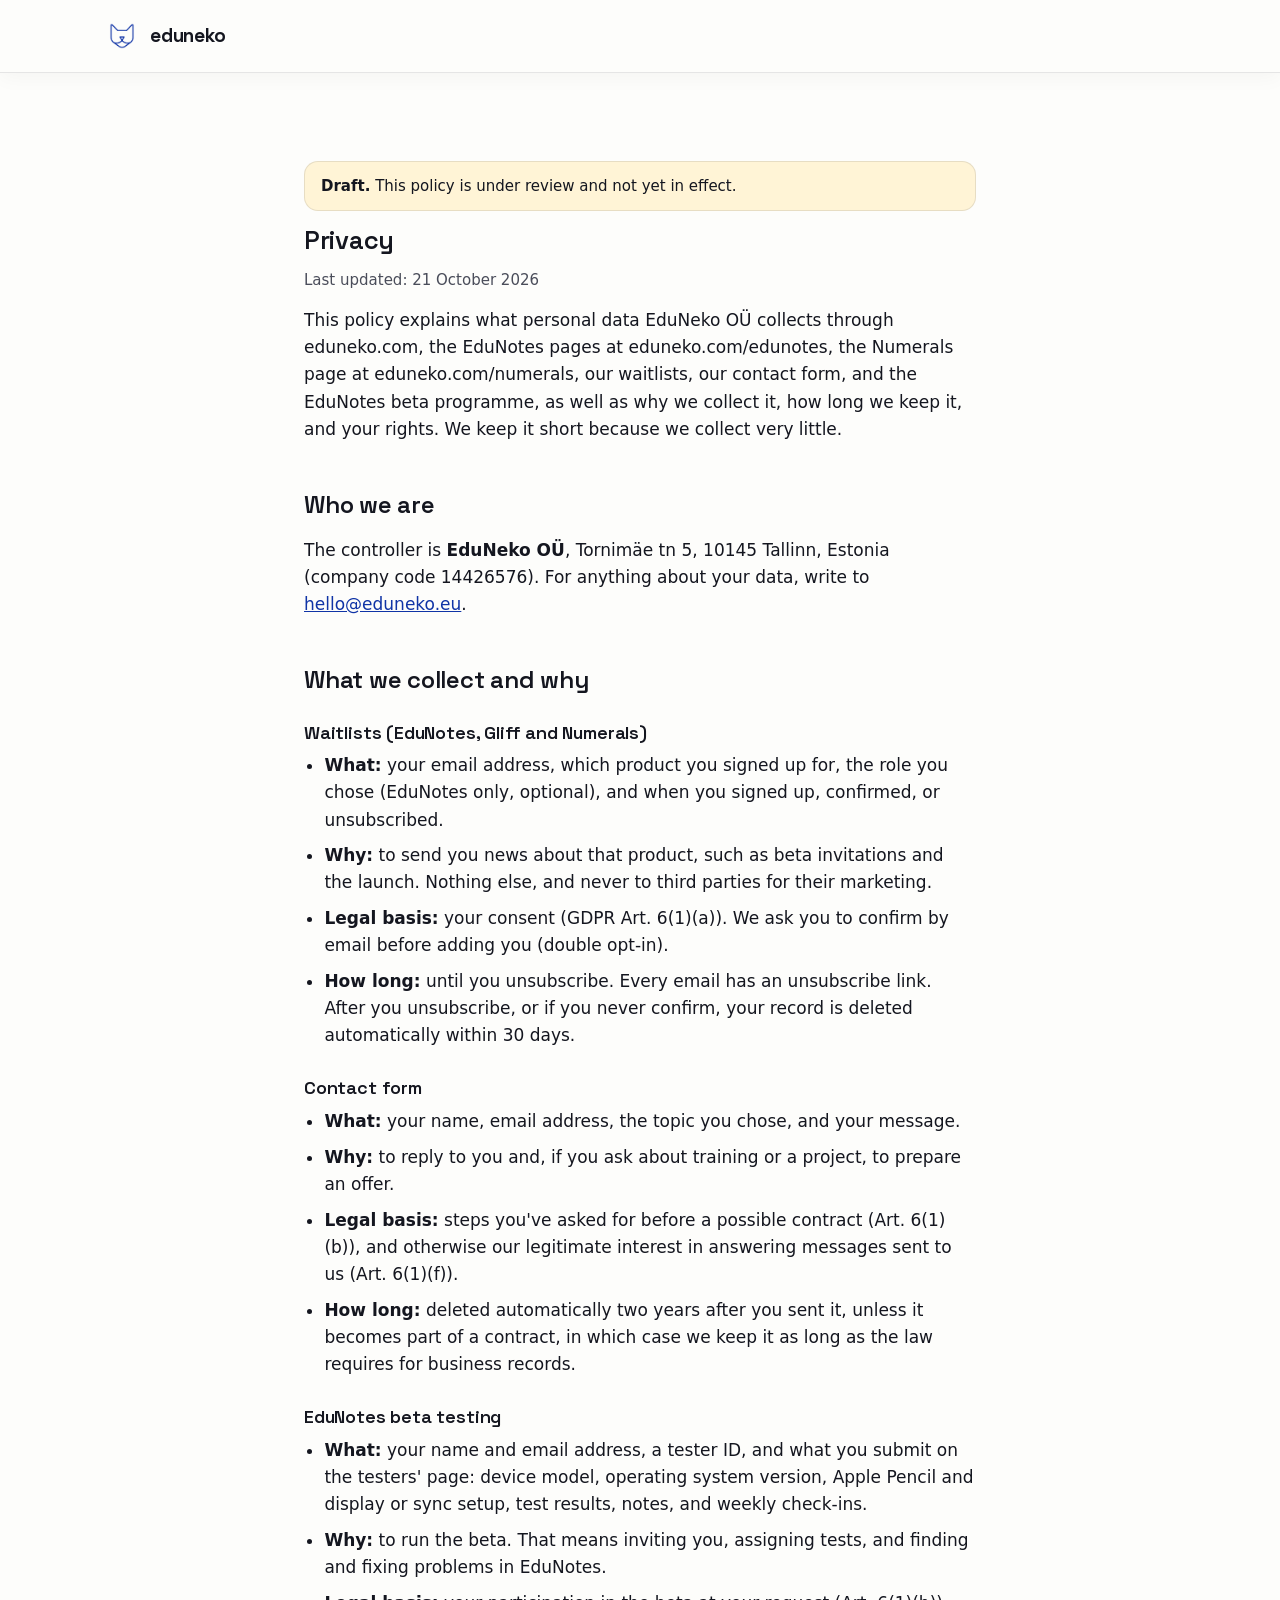
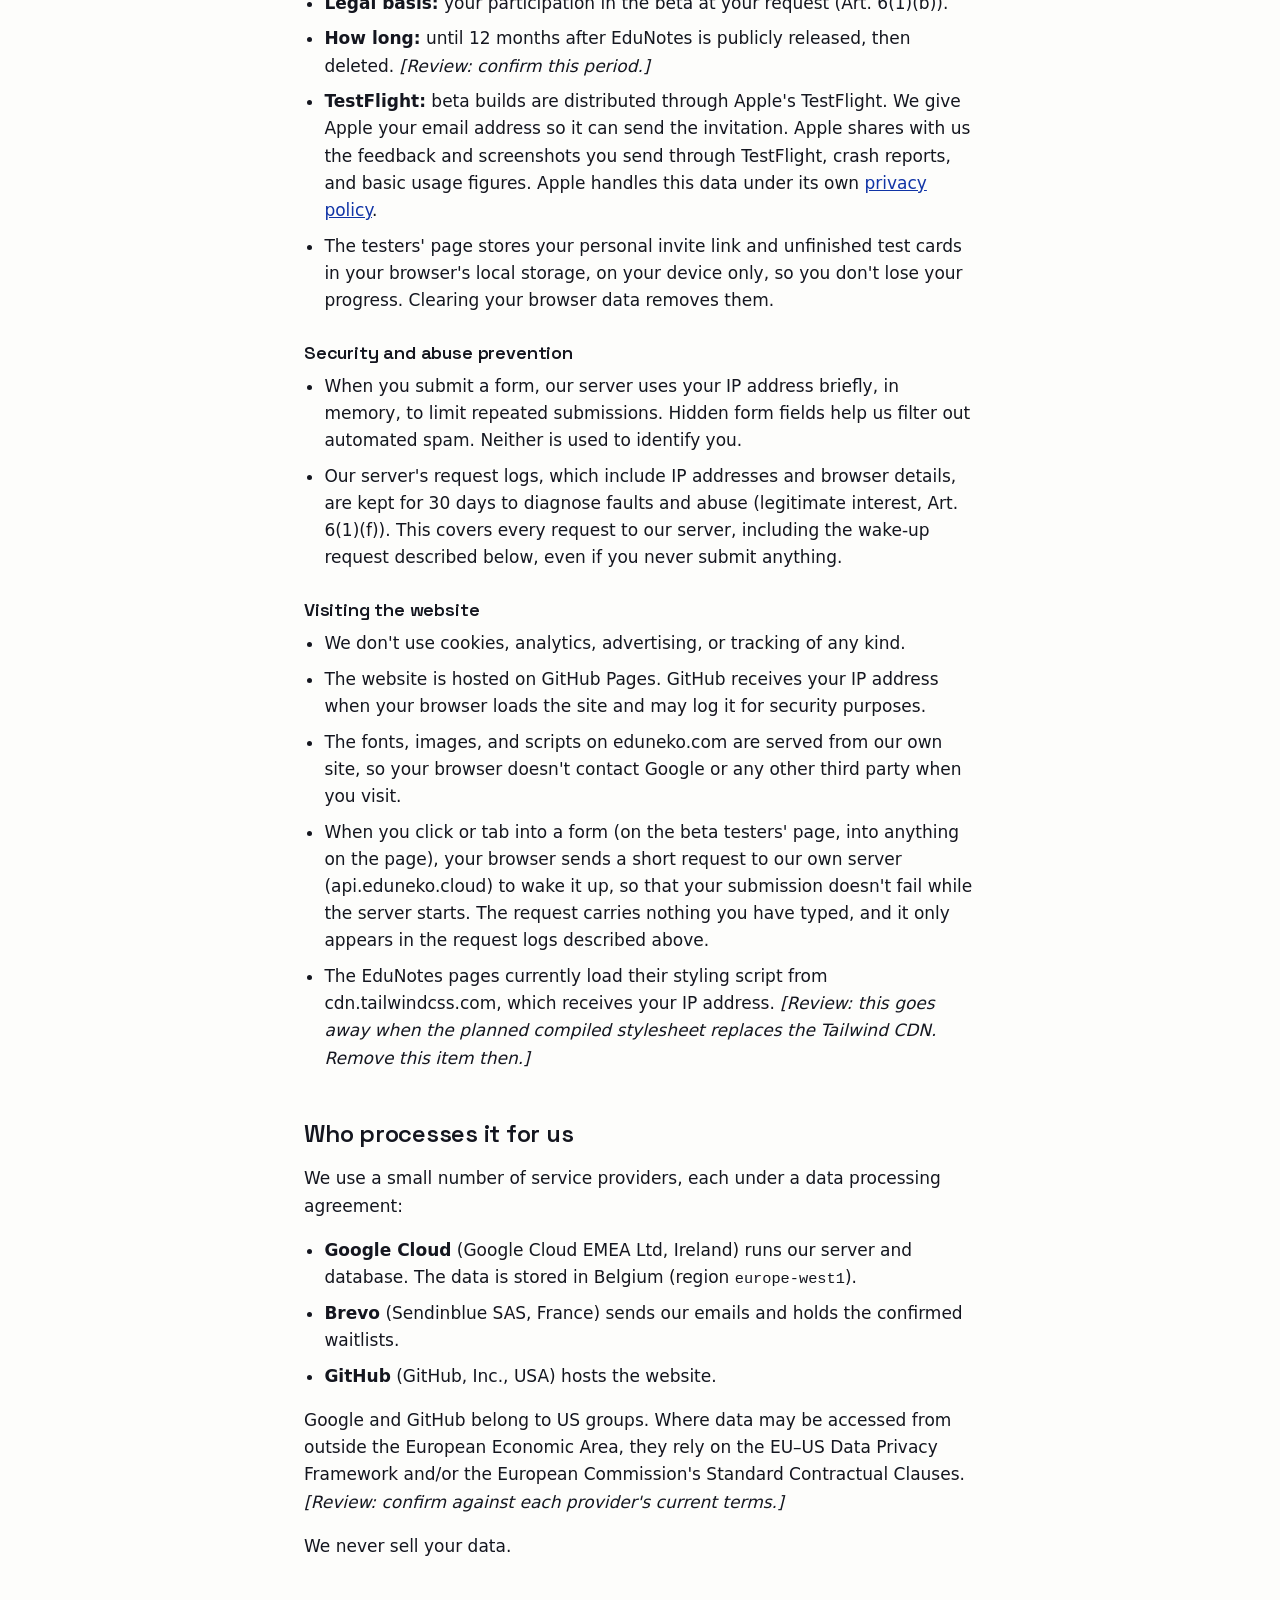
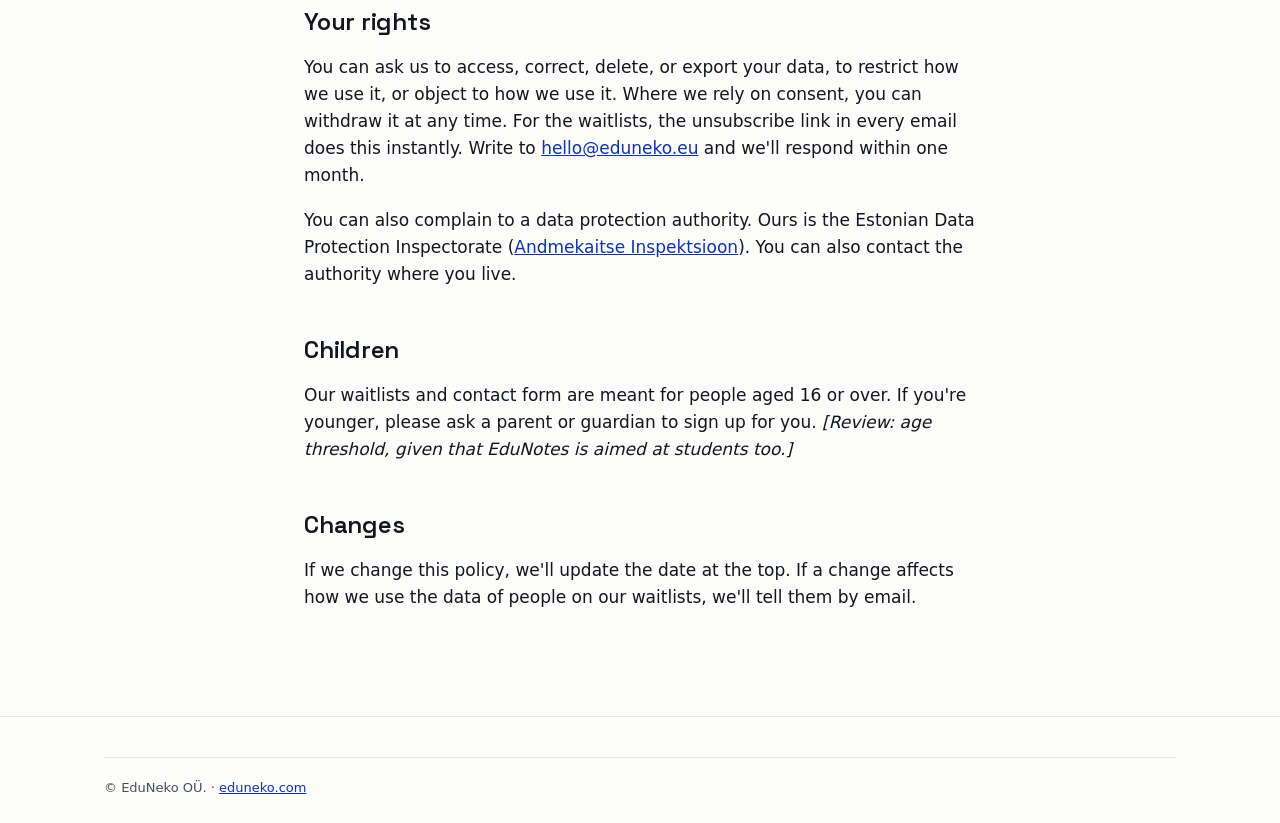
<file: privacy/index.html>
<!DOCTYPE html>
<html lang="en">
<head>
<meta charset="UTF-8">
<meta name="viewport" content="width=device-width, initial-scale=1.0">
<title>Privacy — Eduneko</title>
<meta name="description" content="How EduNeko OÜ handles personal data on eduneko.com, the EduNotes, Gliff and Numerals waitlists, the contact form, and the EduNotes beta.">

<link rel="icon" href="../assets/favicon.ico" sizes="any">
<link rel="icon" href="../assets/favicon-32.png" type="image/png">
<link rel="apple-touch-icon" href="../assets/apple-touch-icon.png">

<link rel="preload" href="../assets/fonts/space-grotesk-latin.woff2" as="font" type="font/woff2" crossorigin>

<link rel="stylesheet" href="../css/style.css">
</head>
<body>

<a class="skip-link" href="#main">Skip to content</a>

<header class="site-header is-scrolled">
  <div class="wrap header-inner">
    <a class="brand" href="../">
      <img src="../assets/logo-mark.png" alt="" class="brand-mark" width="36" height="36">
      <span class="brand-name">eduneko</span>
    </a>
  </div>
</header>

<main id="main" class="section">
  <article class="wrap page-narrow doc">

    <!-- DRAFT: remove this banner (and update "Last updated") once the policy has been
         reviewed and approved. Items marked [Review] need a decision before publishing. -->
    <p class="draft-banner"><strong>Draft.</strong> This policy is under review and not yet in effect.</p>

    <h1>Privacy</h1>
    <p class="doc-meta">Last updated: 21 October 2026</p>

    <p>This policy explains what personal data EduNeko O&Uuml; collects through eduneko.com, the EduNotes pages at eduneko.com/edunotes, the Numerals page at eduneko.com/numerals, our waitlists, our contact form, and the EduNotes beta programme, as well as why we collect it, how long we keep it, and your rights. We keep it short because we collect very little.</p>

    <h2>Who we are</h2>
    <p>The controller is <strong>EduNeko O&Uuml;</strong>, Tornim&auml;e tn 5, 10145 Tallinn, Estonia (company code 14426576). For anything about your data, write to <a href="mailto:hello@eduneko.eu">hello@eduneko.eu</a>.</p>

    <h2>What we collect and why</h2>

    <h3>Waitlists (EduNotes, Gliff and Numerals)</h3>
    <ul>
      <li><strong>What:</strong> your email address, which product you signed up for, the role you chose (EduNotes only, optional), and when you signed up, confirmed, or unsubscribed.</li>
      <li><strong>Why:</strong> to send you news about that product, such as beta invitations and the launch. Nothing else, and never to third parties for their marketing.</li>
      <li><strong>Legal basis:</strong> your consent (GDPR Art. 6(1)(a)). We ask you to confirm by email before adding you (double opt-in).</li>
      <li><strong>How long:</strong> until you unsubscribe. Every email has an unsubscribe link. After you unsubscribe, or if you never confirm, your record is deleted automatically within 30 days.</li>
    </ul>

    <h3>Contact form</h3>
    <ul>
      <li><strong>What:</strong> your name, email address, the topic you chose, and your message.</li>
      <li><strong>Why:</strong> to reply to you and, if you ask about training or a project, to prepare an offer.</li>
      <li><strong>Legal basis:</strong> steps you've asked for before a possible contract (Art. 6(1)(b)), and otherwise our legitimate interest in answering messages sent to us (Art. 6(1)(f)).</li>
      <li><strong>How long:</strong> deleted automatically two years after you sent it, unless it becomes part of a contract, in which case we keep it as long as the law requires for business records.</li>
    </ul>

    <h3>EduNotes beta testing</h3>
    <ul>
      <li><strong>What:</strong> your name and email address, a tester ID, and what you submit on the testers' page: device model, operating system version, Apple Pencil and display or sync setup, test results, notes, and weekly check-ins.</li>
      <li><strong>Why:</strong> to run the beta. That means inviting you, assigning tests, and finding and fixing problems in EduNotes.</li>
      <li><strong>Legal basis:</strong> your participation in the beta at your request (Art. 6(1)(b)).</li>
      <li><strong>How long:</strong> until 12 months after EduNotes is publicly released, then deleted. <em>[Review: confirm this period.]</em></li>
      <li><strong>TestFlight:</strong> beta builds are distributed through Apple's TestFlight. We give Apple your email address so it can send the invitation. Apple shares with us the feedback and screenshots you send through TestFlight, crash reports, and basic usage figures. Apple handles this data under its own <a href="https://www.apple.com/legal/privacy/">privacy policy</a>.</li>
      <li>The testers' page stores your personal invite link and unfinished test cards in your browser's local storage, on your device only, so you don't lose your progress. Clearing your browser data removes them.</li>
    </ul>

    <h3>Security and abuse prevention</h3>
    <ul>
      <li>When you submit a form, our server uses your IP address briefly, in memory, to limit repeated submissions. Hidden form fields help us filter out automated spam. Neither is used to identify you.</li>
      <li>Our server's request logs, which include IP addresses and browser details, are kept for 30 days to diagnose faults and abuse (legitimate interest, Art. 6(1)(f)). This covers every request to our server, including the wake-up request described below, even if you never submit anything.</li>
    </ul>

    <h3>Visiting the website</h3>
    <ul>
      <li>We don't use cookies, analytics, advertising, or tracking of any kind.</li>
      <li>The website is hosted on GitHub Pages. GitHub receives your IP address when your browser loads the site and may log it for security purposes.</li>
      <li>The fonts, images, and scripts on eduneko.com are served from our own site, so your browser doesn't contact Google or any other third party when you visit.</li>
      <li>When you click or tab into a form (on the beta testers' page, into anything on the page), your browser sends a short request to our own server (api.eduneko.cloud) to wake it up, so that your submission doesn't fail while the server starts. The request carries nothing you have typed, and it only appears in the request logs described above.</li>
      <li>The EduNotes pages currently load their styling script from cdn.tailwindcss.com, which receives your IP address. <em>[Review: this goes away when the planned compiled stylesheet replaces the Tailwind CDN. Remove this item then.]</em></li>
    </ul>

    <h2>Who processes it for us</h2>
    <p>We use a small number of service providers, each under a data processing agreement:</p>
    <ul>
      <li><strong>Google Cloud</strong> (Google Cloud EMEA Ltd, Ireland) runs our server and database. The data is stored in Belgium (region <code>europe-west1</code>).</li>
      <li><strong>Brevo</strong> (Sendinblue SAS, France) sends our emails and holds the confirmed waitlists.</li>
      <li><strong>GitHub</strong> (GitHub, Inc., USA) hosts the website.</li>
    </ul>
    <p>Google and GitHub belong to US groups. Where data may be accessed from outside the European Economic Area, they rely on the EU&ndash;US Data Privacy Framework and/or the European Commission's Standard Contractual Clauses. <em>[Review: confirm against each provider's current terms.]</em></p>
    <p>We never sell your data.</p>

    <h2>Your rights</h2>
    <p>You can ask us to access, correct, delete, or export your data, to restrict how we use it, or object to how we use it. Where we rely on consent, you can withdraw it at any time. For the waitlists, the unsubscribe link in every email does this instantly. Write to <a href="mailto:hello@eduneko.eu">hello@eduneko.eu</a> and we'll respond within one month.</p>
    <p>You can also complain to a data protection authority. Ours is the Estonian Data Protection Inspectorate (<a href="https://www.aki.ee/en">Andmekaitse Inspektsioon</a>). You can also contact the authority where you live.</p>

    <h2>Children</h2>
    <p>Our waitlists and contact form are meant for people aged 16 or over. If you're younger, please ask a parent or guardian to sign up for you. <em>[Review: age threshold, given that EduNotes is aimed at students too.]</em></p>

    <h2>Changes</h2>
    <p>If we change this policy, we'll update the date at the top. If a change affects how we use the data of people on our waitlists, we'll tell them by email.</p>

  </article>
</main>

<footer class="site-footer">
  <div class="wrap">
    <p class="footer-meta">&copy; EduNeko O&Uuml;. &middot; <a href="../">eduneko.com</a></p>
  </div>
</footer>

</body>
</html>
</file>
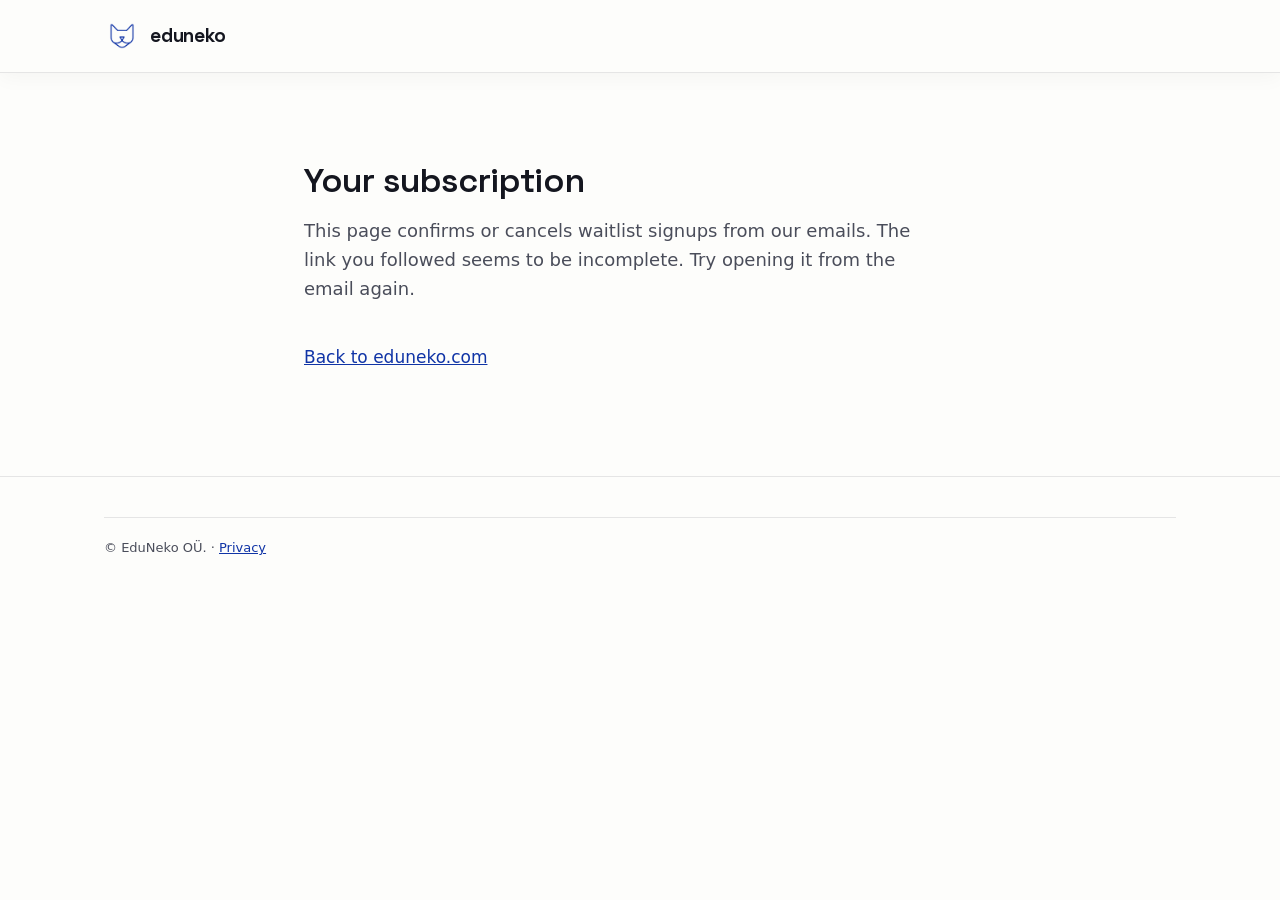
<file: subscription/index.html>
<!DOCTYPE html>
<html lang="en">
<head>
<meta charset="UTF-8">
<meta name="viewport" content="width=device-width, initial-scale=1.0">
<title>Your subscription — Eduneko</title>
<meta name="robots" content="noindex">

<link rel="icon" href="../assets/favicon.ico" sizes="any">
<link rel="icon" href="../assets/favicon-32.png" type="image/png">
<link rel="apple-touch-icon" href="../assets/apple-touch-icon.png">

<link rel="preload" href="../assets/fonts/space-grotesk-latin.woff2" as="font" type="font/woff2" crossorigin>

<link rel="stylesheet" href="../css/style.css">
</head>
<body>

<a class="skip-link" href="#main">Skip to content</a>

<header class="site-header is-scrolled">
  <div class="wrap header-inner">
    <a class="brand" href="../">
      <img src="../assets/logo-mark.png" alt="" class="brand-mark" width="36" height="36">
      <span class="brand-name">eduneko</span>
    </a>
  </div>
</header>

<!-- Confirm and unsubscribe links from waitlist emails land here:
       ?confirm=<token>              confirm a pending signup
       ?unsubscribe=<id>&sig=<sig>   leave a waitlist
     Both act only on a button press (js/subscription.js), never on page load, so email
     security scanners that open links can't confirm or unsubscribe anyone. -->
<main id="main" class="section">
  <div class="wrap page-narrow">
    <h1 data-title>Your subscription</h1>
    <p class="section-intro" data-message>This page confirms or cancels waitlist signups from our emails. The link you followed seems to be incomplete. Try opening it from the email again.</p>
    <button type="button" class="btn btn-primary" data-action hidden></button>
    <p class="form-status" role="status" aria-live="polite" data-form-status></p>
    <p data-next hidden><a href="../">Back to eduneko.com</a></p>
  </div>
</main>

<footer class="site-footer">
  <div class="wrap">
    <p class="footer-meta">&copy; EduNeko O&Uuml;. &middot; <a href="../privacy/">Privacy</a></p>
  </div>
</footer>

<script src="../js/subscription.js"></script>
</body>
</html>
</file>
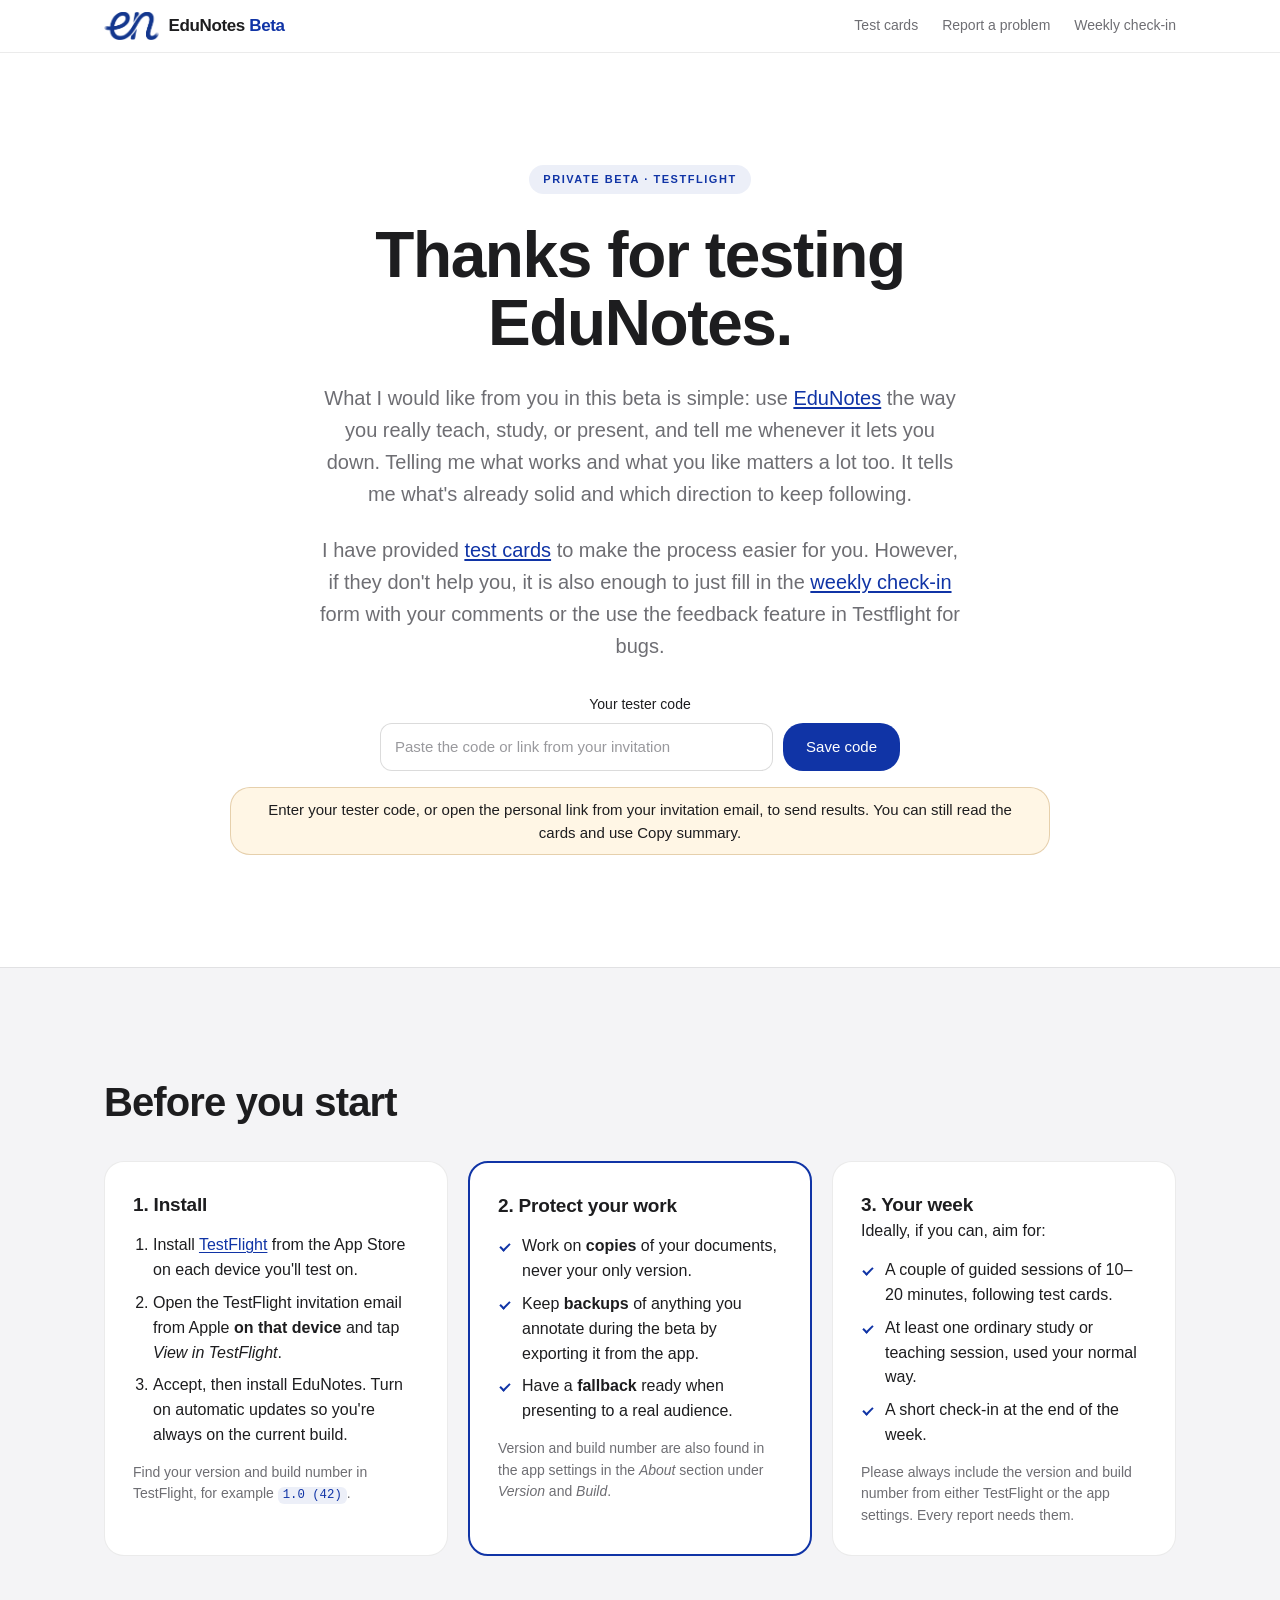
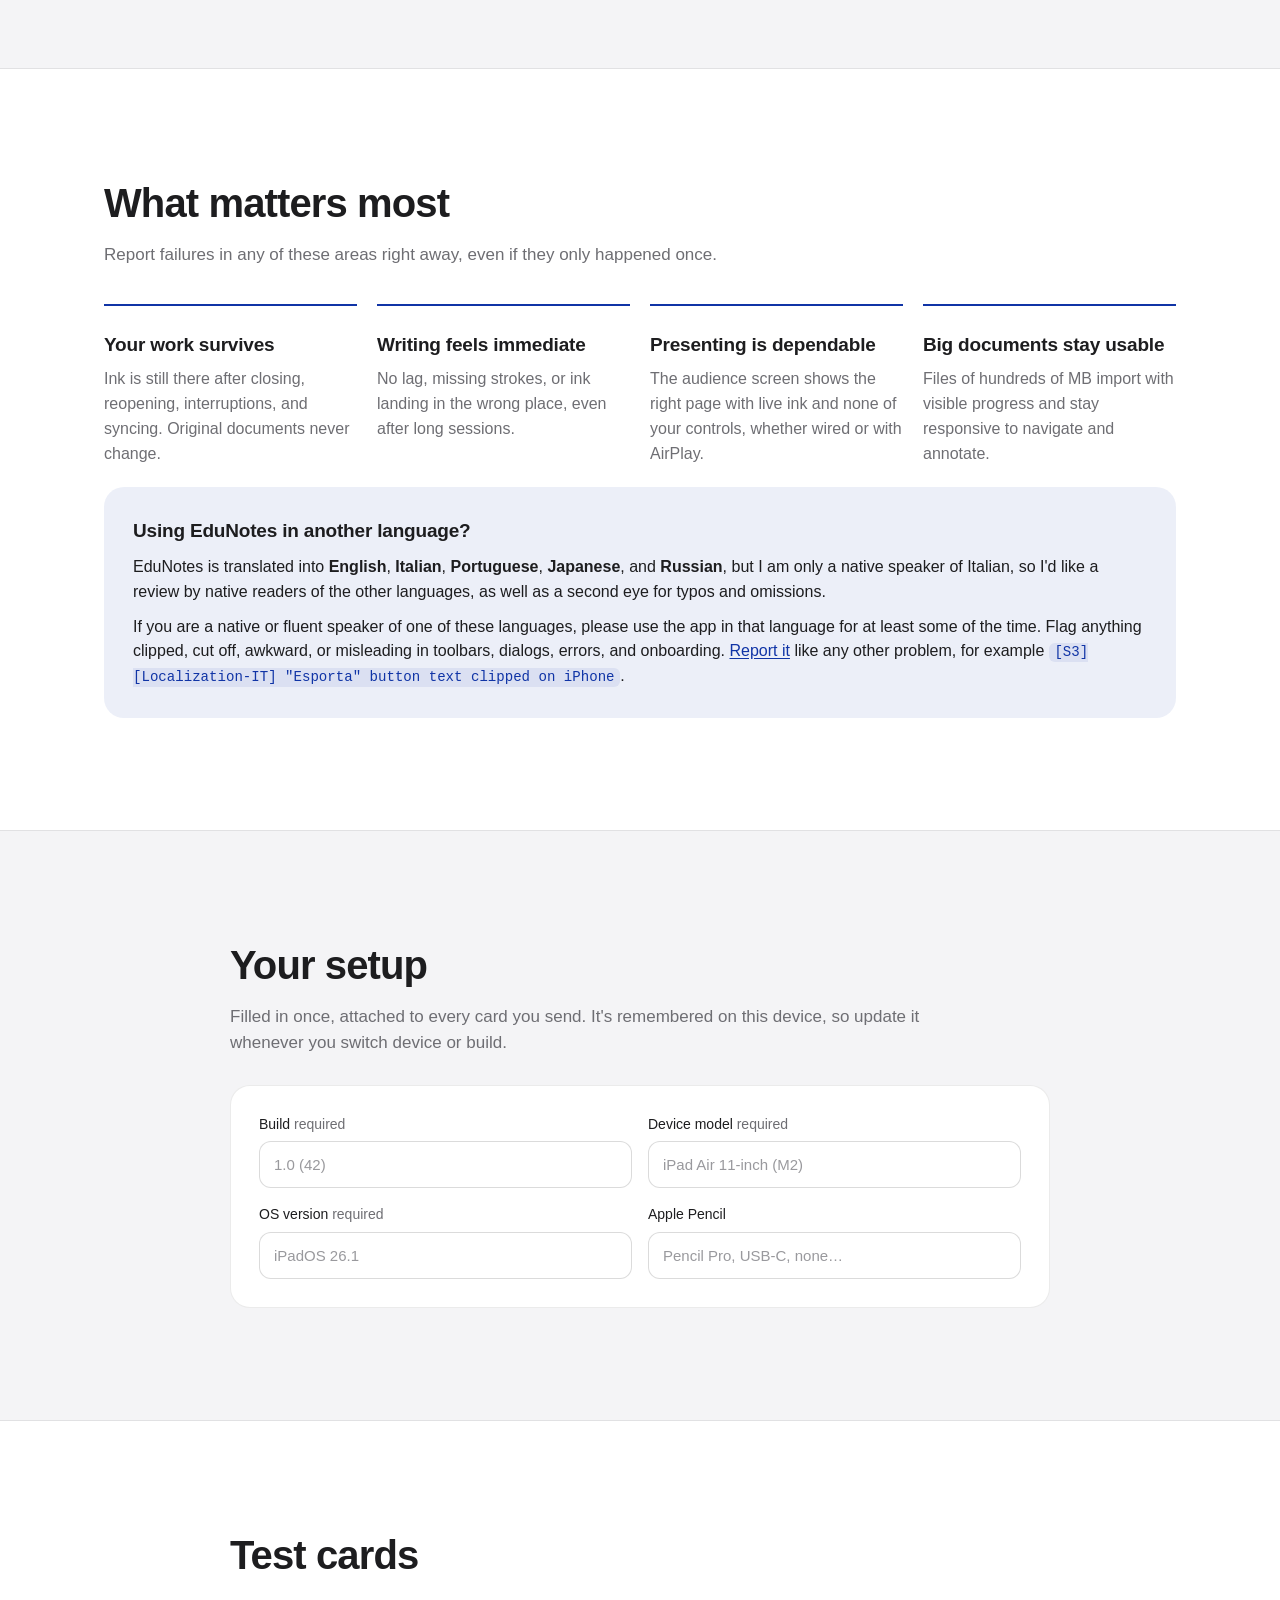
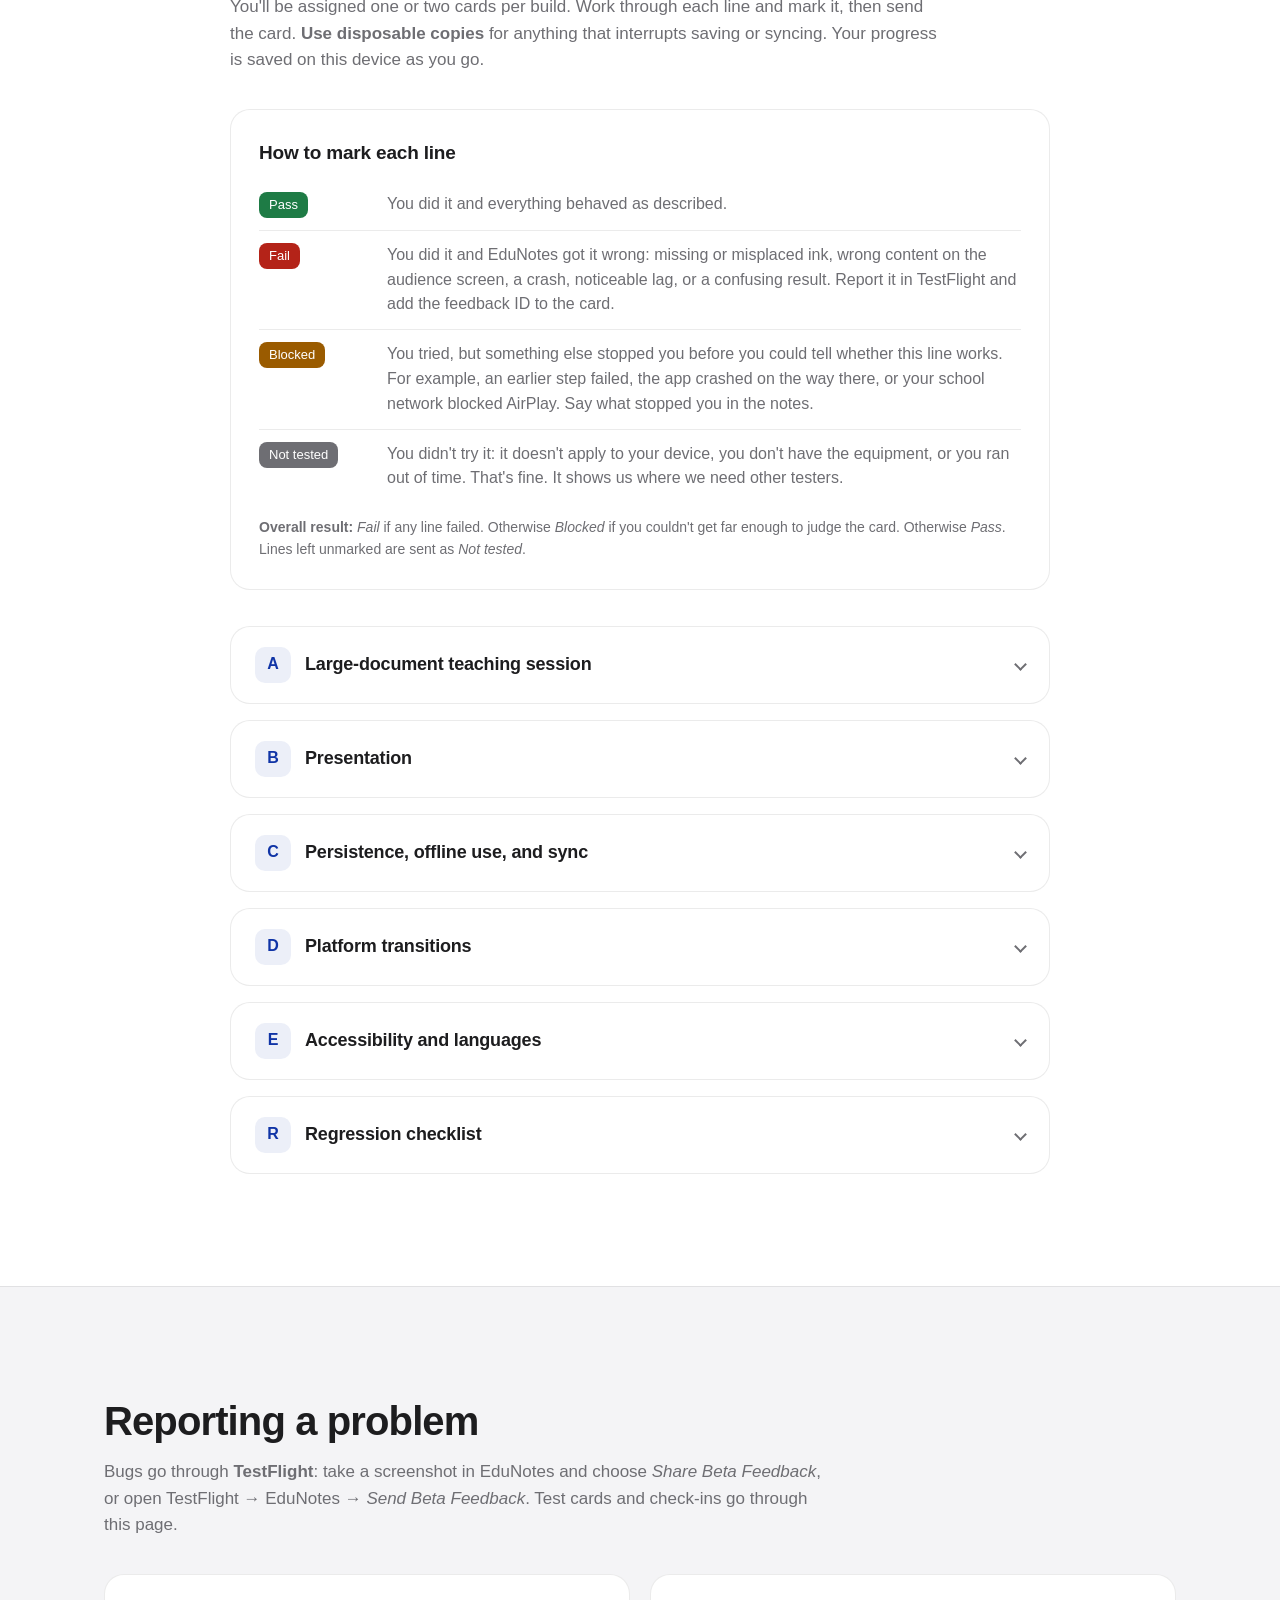
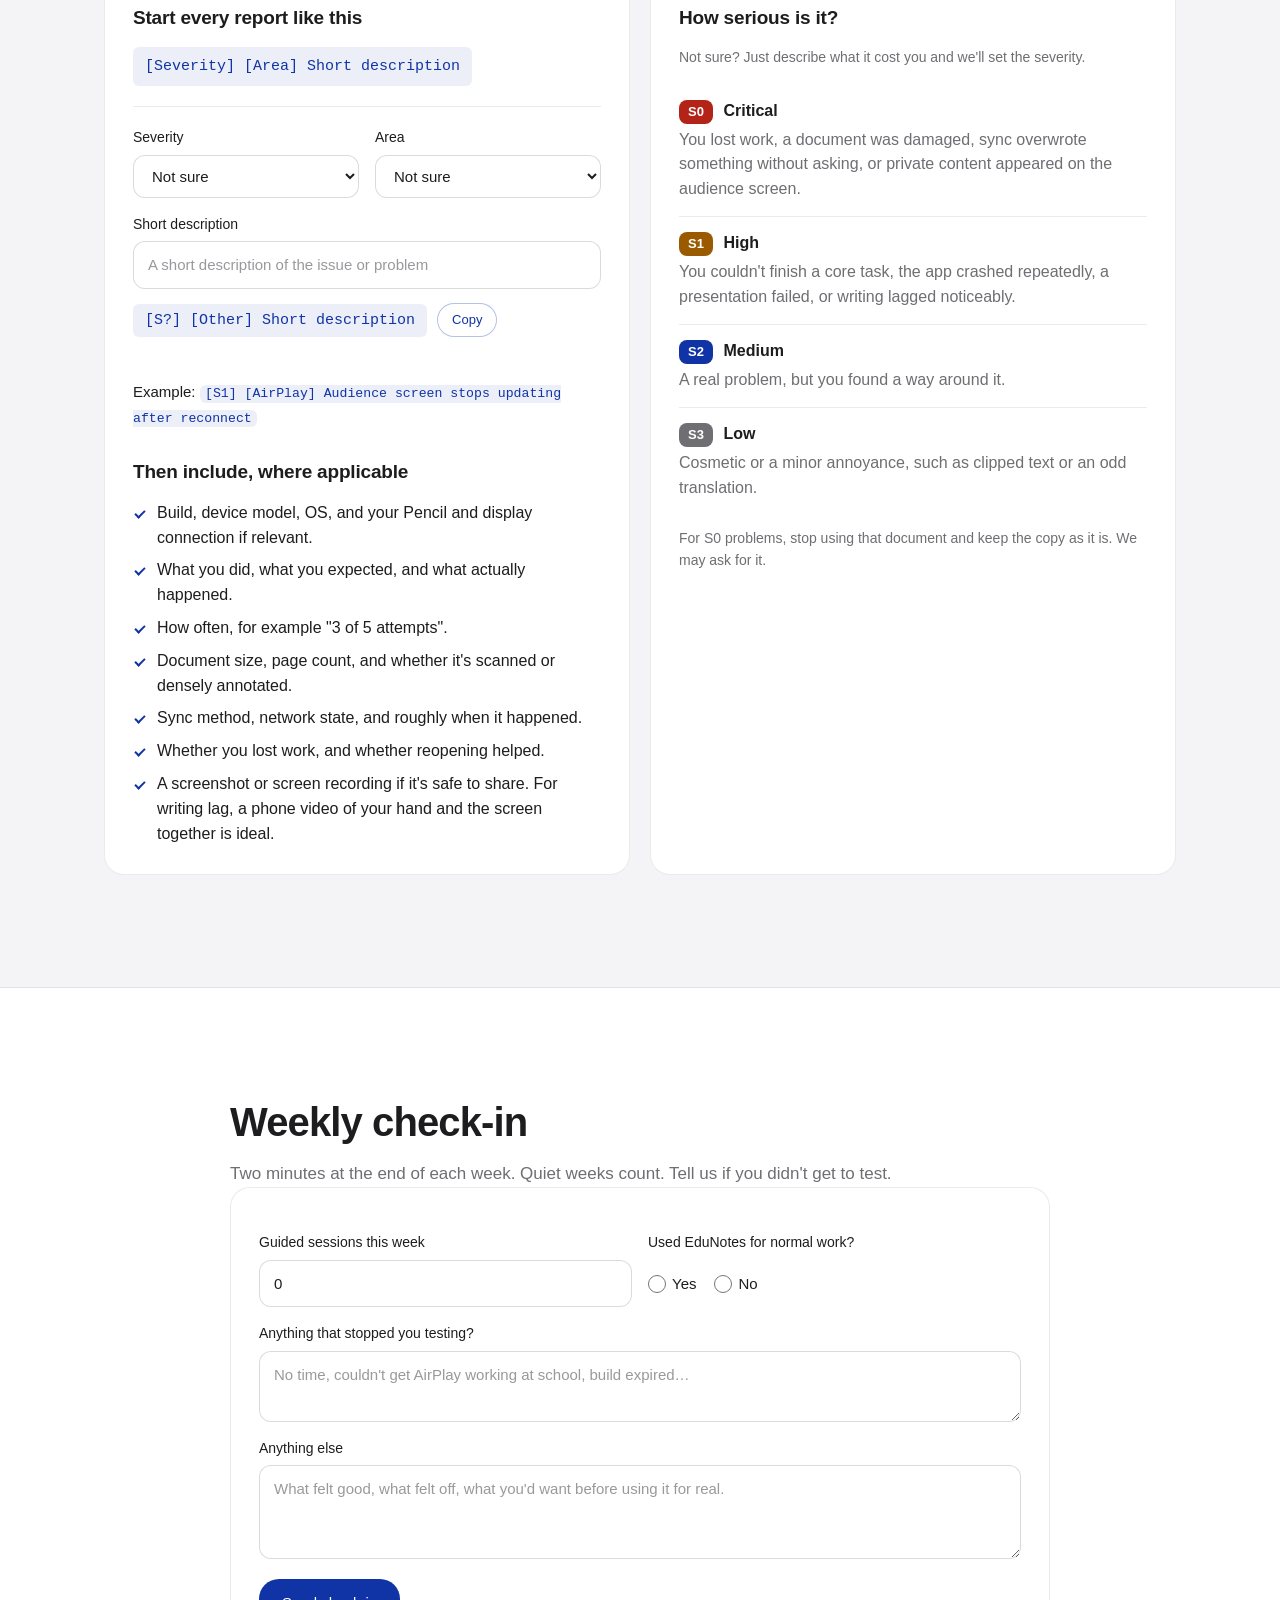
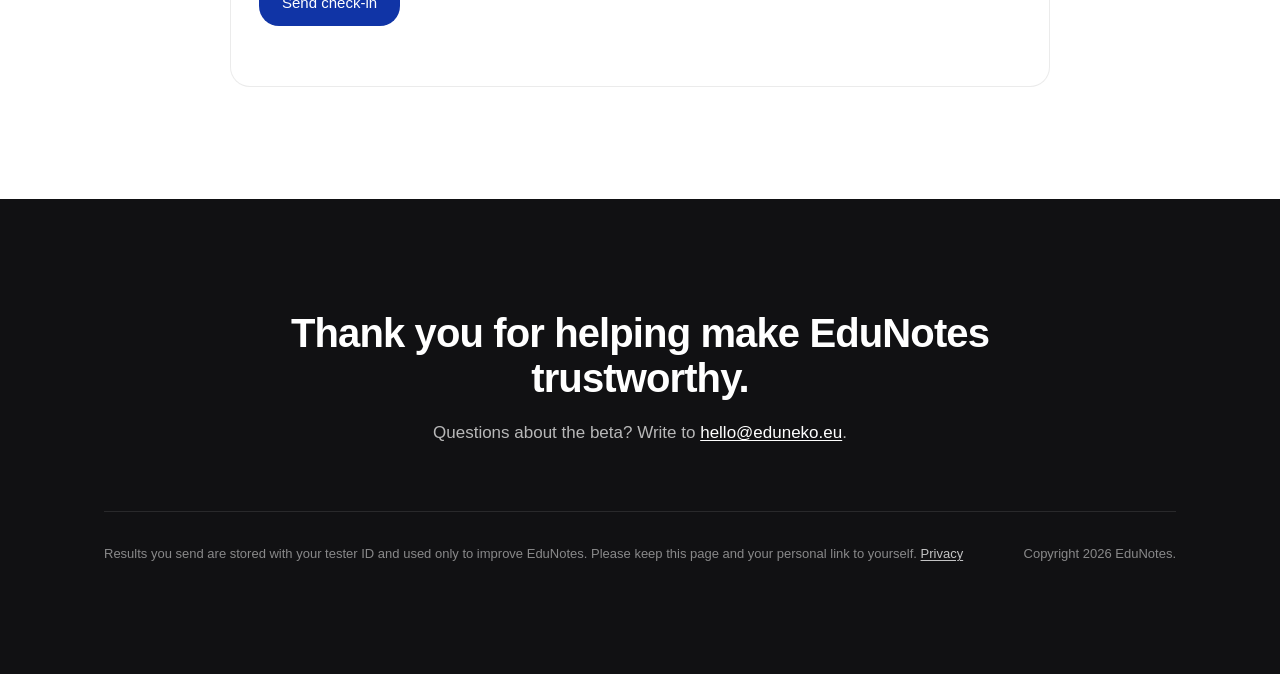
<file: edunotes/testing/index.html>
<!DOCTYPE html>
<html lang="en">
<head>
<meta charset="UTF-8">
<meta name="viewport" content="width=device-width, initial-scale=1.0">
<title>EduNotes Beta Testing</title>
<meta name="description" content="Guide for EduNotes beta testers: install via TestFlight, run your assigned test cards, and report problems.">
<!-- Invite-only page: keep it out of search results. -->
<meta name="robots" content="noindex, nofollow">

<link rel="stylesheet" href="css/style.css">
<script src="js/main.js" defer></script>

<link rel="icon" href="../assets/favicon.ico" sizes="48x48">
<link rel="icon" href="../assets/favicon-32.png" type="image/png" sizes="32x32">
<link rel="apple-touch-icon" href="../assets/apple-touch-icon.png">
</head>

<body>

<a href="#main" class="skip-link">Skip to content</a>

<!-- ============ Header ============ -->
<header class="site-header glass">
  <div class="shell header-row">
    <a href="#top" class="brand-link">
      <img src="../assets/logo.png" width="931" height="478" alt="" aria-hidden="true" class="brand-mark">
      <span class="wordmark">EduNotes <span class="wordmark-sub">Beta</span></span>
    </a>
    <nav class="header-nav" aria-label="Sections">
      <a href="#cards">Test cards</a>
      <a href="#report">Report a problem</a>
      <a href="#checkin">Weekly check-in</a>
    </nav>
  </div>
</header>

<main id="main">

  <!-- ============ Welcome ============ -->
  <section id="top" class="section hero">
    <div class="shell narrow center">
      <span class="eyebrow">Private beta · TestFlight</span>
      <h1 class="display">Thanks for testing EduNotes.</h1>
      <p class="lead">What I would like from you in this beta is simple: use <a href="https://eduneko.com/edunotes">EduNotes</a> the way you really teach, study, or present, and tell me whenever it lets you down. Telling me what works and what you like matters a lot too. It tells me what's already solid and which direction to keep following.</p>
      <p class="lead">I have provided <a href="#cards">test cards</a> to make the process easier for you. However, if they don't help you, it is also enough to just fill in the <a href="#checkin">weekly check-in</a> form with your comments or the use the feedback feature in Testflight for bugs.</p>

      <!-- Tester code, from the ?t= invite link or typed in here (js/main.js). Both parts
           start hidden: without JS there is nothing to send results with. -->
      <div class="tester-code">
        <form class="code-form" data-code-form hidden novalidate>
          <label for="tester-code">Your tester code</label>
          <div class="code-row">
            <input id="tester-code" name="code" required autocomplete="off" autocapitalize="off" spellcheck="false" placeholder="Paste the code or link from your invitation">
            <button type="submit" class="btn primary">Save code</button>
          </div>
        </form>
        <div class="code-current" data-code-current hidden>
          <span>Tester code</span>
          <code data-code-value></code>
          <button type="button" class="btn link" data-code-reset>Change code</button>
        </div>
        <p class="tester-status" data-tester-status role="status" aria-live="polite" hidden></p>
      </div>
    </div>
  </section>

  <!-- ============ Before you start ============ -->
  <section class="section tinted" aria-labelledby="before-heading">
    <div class="shell">
      <h2 id="before-heading" class="h2">Before you start</h2>

      <div class="grid three">
        <div class="panel">
          <h3 class="h3">1. Install</h3>
          <ol class="steps">
            <li>Install <a href="https://apps.apple.com/app/testflight/id899247664">TestFlight</a> from the App Store on each device you'll test on.</li>
            <li>Open the TestFlight invitation email from Apple <strong>on that device</strong> and tap <em>View in TestFlight</em>.</li>
            <li>Accept, then install EduNotes. Turn on automatic updates so you're always on the current build.</li>
          </ol>
          <p class="fine">Find your version and build number in TestFlight, for example <code>1.0 (42)</code>.</p>
        </div>

        <div class="panel callout">
          <h3 class="h3">2. Protect your work</h3>
          <ul class="ticks">
            <li>Work on <strong>copies</strong> of your documents, never your only version.</li>
            <li>Keep <strong>backups</strong> of anything you annotate during the beta by exporting it from the app.</li>
            <li>Have a <strong>fallback</strong> ready when presenting to a real audience.</li>
          </ul>
          <p class="fine">Version and build number are also found in the app settings in the <em>About</em> section under <em>Version</em> and <em>Build</em>.</p>
        </div>

        <div class="panel">
          <h3 class="h3">3. Your week</h3>
          Ideally, if you can, aim for:
          <ul class="ticks">
            <li>A couple of guided sessions of 10–20 minutes, following test cards.</li>
            <li>At least one ordinary study or teaching session, used your normal way.</li>
            <li>A short check-in at the end of the week.</li>
          </ul>
          <p class="fine">Please always include the version and build number from either TestFlight or the app settings. Every report needs them.</p>
        </div>
      </div>
    </div>
  </section>

  <!-- ============ What's being tested ============ -->
  <section class="section" aria-labelledby="focus-heading">
    <div class="shell">
      <h2 id="focus-heading" class="h2">What matters most</h2>
      <p class="section-lead">Report failures in any of these areas right away, even if they only happened once.</p>

      <div class="grid four">
        <div class="focus">
          <h3 class="h3">Your work survives</h3>
          <p>Ink is still there after closing, reopening, interruptions, and syncing. Original documents never change.</p>
        </div>
        <div class="focus">
          <h3 class="h3">Writing feels immediate</h3>
          <p>No lag, missing strokes, or ink landing in the wrong place, even after long sessions.</p>
        </div>
        <div class="focus">
          <h3 class="h3">Presenting is dependable</h3>
          <p>The audience screen shows the right page with live ink and none of your controls, whether wired or with AirPlay.</p>
        </div>
        <div class="focus">
          <h3 class="h3">Big documents stay usable</h3>
          <p>Files of hundreds of MB import with visible progress and stay responsive to navigate and annotate.</p>
        </div>
      </div>

      <div class="panel languages">
        <h3 class="h3">Using EduNotes in another language?</h3>
        <p>EduNotes is translated into <strong>English</strong>, <strong>Italian</strong>, <strong>Portuguese</strong>, <strong>Japanese</strong>, and <strong>Russian</strong>, but I am only a native speaker of Italian, so I'd like a review by native readers of the other languages, as well as a second eye for typos and omissions.</p>
        <p>If you are a native or fluent speaker of one of these languages, please use the app in that language for at least some of the time. Flag anything clipped, cut off, awkward, or misleading in toolbars, dialogs, errors, and onboarding. <a href="#report">Report it</a> like any other problem, for example <code>[S3] [Localization-IT] "Esporta" button text clipped on iPhone</code>.</p>
      </div>
    </div>
  </section>

  <!-- ============ Your setup ============ -->
  <section class="section tinted" id="setup" aria-labelledby="setup-heading">
    <div class="shell narrow">
      <h2 id="setup-heading" class="h2">Your setup</h2>
      <p class="section-lead">Filled in once, attached to every card you send. It's remembered on this device, so update it whenever you switch device or build.</p>

      <form class="panel form-grid" data-setup novalidate>
        <label class="field">
          <span>Build <em>required</em></span>
          <input name="build" required placeholder="1.0 (42)" autocomplete="off">
        </label>
        <label class="field">
          <span>Device model <em>required</em></span>
          <input name="device" required placeholder="iPad Air 11-inch (M2)" autocomplete="off">
        </label>
        <label class="field">
          <span>OS version <em>required</em></span>
          <input name="os" required placeholder="iPadOS 26.1" autocomplete="off">
        </label>
        <label class="field">
          <span>Apple Pencil</span>
          <input name="pencil" placeholder="Pencil Pro, USB-C, none…" autocomplete="off">
        </label>
      </form>
    </div>
  </section>

  <!-- ============ Test cards ============
       Each <li data-item> becomes a row with Pass / Fail / Blocked / Not tested
       controls (js/main.js). Item ids are what the API stores. Keep them stable once
       results exist, and add new ids rather than renumbering. -->
  <section class="section" id="cards" aria-labelledby="cards-heading">
    <div class="shell narrow">
      <h2 id="cards-heading" class="h2">Test cards</h2>
      <p class="section-lead">You'll be assigned one or two cards per build. Work through each line and mark it, then send the card. <strong>Use disposable copies</strong> for anything that interrupts saving or syncing. Your progress is saved on this device as you go.</p>

      <!-- Status key. Colours match the per-line controls (.status-group in css/style.css). -->
      <div class="panel status-key">
        <h3 class="h3">How to mark each line</h3>
        <dl>
          <div>
            <dt><span class="chip pass">Pass</span></dt>
            <dd>You did it and everything behaved as described.</dd>
          </div>
          <div>
            <dt><span class="chip fail">Fail</span></dt>
            <dd>You did it and EduNotes got it wrong: missing or misplaced ink, wrong content on the audience screen, a crash, noticeable lag, or a confusing result. Report it in TestFlight and add the feedback ID to the card.</dd>
          </div>
          <div>
            <dt><span class="chip blocked">Blocked</span></dt>
            <dd>You tried, but something else stopped you before you could tell whether this line works. For example, an earlier step failed, the app crashed on the way there, or your school network blocked AirPlay. Say what stopped you in the notes.</dd>
          </div>
          <div>
            <dt><span class="chip untested">Not tested</span></dt>
            <dd>You didn't try it: it doesn't apply to your device, you don't have the equipment, or you ran out of time. That's fine. It shows us where we need other testers.</dd>
          </div>
        </dl>
        <p class="fine"><strong>Overall result:</strong> <em>Fail</em> if any line failed. Otherwise <em>Blocked</em> if you couldn't get far enough to judge the card. Otherwise <em>Pass</em>. Lines left unmarked are sent as <em>Not tested</em>.</p>
      </div>

      <!-- Card A -->
      <details class="card" data-card="A">
        <summary>
          <span class="card-letter">A</span>
          <span class="card-title">Large-document teaching session</span>
          <span class="badge" data-assigned hidden>Assigned to you</span>
        </summary>
        <div class="card-body">
          <p class="card-intro">Takes about 30–40 minutes. Use a representative large document: a scanned textbook or a long slide deck exported to PDF.</p>
          <label class="field">
            <span>Document used <em>size and page count</em></span>
            <input data-field="document" placeholder="Biology textbook scan, 380 MB, 412 pages" autocomplete="off">
          </label>
          <ol class="checklist">
            <li data-item="A1">Import the large document and note its size and page count.</li>
            <li data-item="A2">Confirm there is visible progress or activity while it imports.</li>
            <li data-item="A3">Navigate between distant pages, zoom, and rotate where supported.</li>
            <li data-item="A4">Write continuously, erase, undo/redo, and switch tools.</li>
            <li data-item="A5">Add dense ink to several pages and keep going for 20–30 minutes.</li>
            <li data-item="A6">Close and reopen. Check that your annotations and position in the document are intact.</li>
            <li data-item="A7">Export, then reopen on another platform. Check that the ink is complete and correctly aligned.</li>
          </ol>
          <div class="card-footer" data-card-footer></div>
        </div>
      </details>

      <!-- Card B -->
      <details class="card" data-card="B">
        <summary>
          <span class="card-letter">B</span>
          <span class="card-title">Presentation</span>
          <span class="badge" data-assigned hidden>Assigned to you</span>
        </summary>
        <div class="card-body">
          <p class="card-intro">You'll need a projector, external display, or AirPlay receiver. Look at the audience display itself, not just your device.</p>
          <label class="field">
            <span>Display connection</span>
            <input data-field="connection" placeholder="USB-C to HDMI, AirPlay to Apple TV 4K…" autocomplete="off">
          </label>
          <ol class="checklist">
            <li data-item="B1">Connect wired or via AirPlay and start Presentation Mode.</li>
            <li data-item="B2">On the audience display: correct page, correct orientation, no controls or private content visible.</li>
            <li data-item="B3">Write, erase, change pages, and switch tools. The audience display follows each change.</li>
            <li data-item="B4">Disconnect while writing, reconnect, and carry on.</li>
            <li data-item="B5">Change the display's orientation or resolution, or switch to another display, if your equipment allows.</li>
            <li data-item="B6">Lock and unlock, then background and return to EduNotes while presenting.</li>
            <li data-item="B7">End the presentation. Normal editing works and all your ink is still there.</li>
          </ol>
          <div class="card-footer" data-card-footer></div>
        </div>
      </details>

      <!-- Card C. Expected outcomes follow the app's actual behaviour: autosave 1 s after
           the last edit, closing saves immediately, sync is manual only, offline edits on two
           devices merge into one document. If any of that changes, update the lines here. -->
      <details class="card" data-card="C">
        <summary>
          <span class="card-letter">C</span>
          <span class="card-title">Persistence, offline use, and sync</span>
          <span class="badge" data-assigned hidden>Assigned to you</span>
        </summary>
        <div class="card-body">
          <p class="card-intro"><strong>Use disposable documents only.</strong> The first group needs one device. The sync groups need two, signed in to the same sync method. Mark the methods you can't use <em>Not tested</em>. Force-quitting is enough: please don't try to crash the app or your device.</p>
          <label class="field">
            <span>Sync methods and devices</span>
            <input data-field="syncService" placeholder="iCloud and Shared Folder (Dropbox), iPad Air ↔ MacBook Air" autocomplete="off">
          </label>

          <h4 class="h4">How saving and sync work</h4>
          <ul class="ticks">
            <li>EduNotes saves automatically about a second after you stop writing, and straight away when you close a document. There is no Save button.</li>
            <li>Sync only runs when you ask: pull down on the document list on iPad and iPhone, or press <kbd>⌘R</kbd> (or <em>Sync Now</em>) on the Mac. Wait for the result message, such as "Sent 3 changes", before syncing the other device.</li>
            <li><strong>iCloud</strong> and <strong>EduNotes Server</strong>: a change should arrive on the other device's first sync. <strong>Shared Folder</strong>: your cloud service finishes the upload in the background, so wait about 2 minutes before syncing the other device. It's a <em>Fail</em> if the change hasn't arrived after two syncs (about 5 minutes for a shared folder).</li>
            <li>A document can appear on the other device as <em>Downloading…</em> before its contents arrive. That's expected.</li>
          </ul>

          <h4 class="h4">Saving and offline (one device)</h4>
          <ol class="checklist">
            <li data-item="C1">In airplane mode: import a PDF, annotate it, close and reopen it, and export it. Everything works and nothing looks different offline.</li>
            <li data-item="C2">Still in airplane mode, start a sync. You get a clear failure message and the document is unchanged.</li>
            <li data-item="C3">Write, pause for a couple of seconds, then force-quit and reopen. All your ink is there, on the page and with the tool you left.</li>
            <li data-item="C4">Write and close the document straight away, without pausing. Reopen it. All your ink is there.</li>
            <li data-item="C5">Force-quit while you're in the middle of writing, then reopen. At most the last second or two of writing is missing, and the document opens normally.</li>
            <li data-item="C6">Find the PDF you imported in its original location (Files or Finder) and open it. It's unchanged, with none of your ink in it.</li>
          </ol>

          <h4 class="h4">iCloud</h4>
          <ol class="checklist">
            <li data-item="C7">Edit on device A and sync, then sync on B and open it. Edit on B and sync, then sync on A. Both devices show both edits, and the document appears once.</li>
            <li data-item="C8">Put both devices in airplane mode and add different ink to the same page on each. Reconnect, then sync A, B, and A again. Both devices show all the ink from both, in a single document.</li>
            <li data-item="C9">Start syncing a large document and turn on airplane mode before it finishes. Reconnect and sync again. The document appears once, with the same title and all its ink.</li>
          </ol>

          <h4 class="h4">Shared Folder</h4>
          <ol class="checklist">
            <li data-item="C10">Edit on device A and sync, then sync on B and open it. Edit on B and sync, then sync on A. Both devices show both edits, and the document appears once.</li>
            <li data-item="C11">Put both devices in airplane mode and add different ink to the same page on each. Reconnect, then sync A, B, and A again. Both devices show all the ink from both, in a single document.</li>
            <li data-item="C12">Start syncing a large document and turn on airplane mode before it finishes. Reconnect and sync again. The document appears once, with the same title and all its ink.</li>
          </ol>

          <h4 class="h4">EduNotes Server</h4>
          <ol class="checklist">
            <li data-item="C13">Edit on device A and sync, then sync on B and open it. Edit on B and sync, then sync on A. Both devices show both edits, and the document appears once.</li>
            <li data-item="C14">Put both devices in airplane mode and add different ink to the same page on each. Reconnect, then sync A, B, and A again. Both devices show all the ink from both, in a single document.</li>
            <li data-item="C15">Start syncing a large document and turn on airplane mode before it finishes. Reconnect and sync again. The document appears once, with the same title and all its ink.</li>
          </ol>

          <h4 class="h4">When both devices changed the same thing</h4>
          <ul class="ticks">
            <li>New ink and new pages from both devices are always kept. You're never asked to choose.</li>
            <li>The same mark moved or recoloured on both: the more recent change wins. Erased on one, edited on the other: the erase wins. Renamed on both: one name wins.</li>
            <li><strong>Known issue:</strong> if both devices edit the same page's presenter note, one version of the note is lost. There's no need to report it.</li>
            <li>Expected extra documents: <em>"Name (Conflicted Copy)"</em> after <em>Reset Sync State…</em>, <em>"Name copy"</em> after opening the same <code>.edunote</code> file twice, and two documents with the same title if you imported the same PDF separately on each device. Any other duplicate, especially <em>"Name 2"</em> after a sync, is a <em>Fail</em>.</li>
          </ul>
          <div class="card-footer" data-card-footer></div>
        </div>
      </details>

      <!-- Card D -->
      <details class="card" data-card="D">
        <summary>
          <span class="card-letter">D</span>
          <span class="card-title">Platform transitions</span>
          <span class="badge" data-assigned hidden>Assigned to you</span>
        </summary>
        <div class="card-body">
          <p class="card-intro">Run the group for the device you're on, plus the "All devices" group. Mark the other platforms' lines <em>Not tested</em>. Please don't fill your everyday device's storage to test low-storage behaviour; we cover that separately.</p>

          <h4 class="h4">iPad</h4>
          <ol class="checklist">
            <li data-item="D1">Use Split View and Slide Over where supported, and the other available windowing modes.</li>
            <li data-item="D2">Resize the window repeatedly and rotate the device.</li>
            <li data-item="D3">Switch between Pencil and keyboard. Keyboard shortcuts and focus behave correctly.</li>
            <li data-item="D4">Present while multitasking.</li>
          </ol>

          <h4 class="h4">Mac</h4>
          <ol class="checklist">
            <li data-item="D5">Resize windows and move in and out of full screen.</li>
            <li data-item="D6">Use multiple windows if supported. Keyboard shortcuts and focus behave correctly.</li>
            <li data-item="D7">Open and save through file dialogs.</li>
            <li data-item="D8">Remove an external display while EduNotes is using it.</li>
          </ol>

          <h4 class="h4">iPhone</h4>
          <ol class="checklist">
            <li data-item="D9">All tools are reachable on the small screen, in both orientations.</li>
            <li data-item="D10">Take an incoming call mid-session, then return.</li>
            <li data-item="D11">Background and lock, then return.</li>
            <li data-item="D12">Present to an external display.</li>
          </ol>

          <h4 class="h4">All devices</h4>
          <ol class="checklist">
            <li data-item="D13">Lose network mid-session. Failure messages are clear and retrying is safe.</li>
            <li data-item="D14">Open a document from a file provider that is unavailable. The message is clear.</li>
            <li data-item="D15">A long session of an hour or more stays stable.</li>
          </ol>
          <div class="card-footer" data-card-footer></div>
        </div>
      </details>

      <!-- Card E -->
      <details class="card" data-card="E">
        <summary>
          <span class="card-letter">E</span>
          <span class="card-title">Accessibility and languages</span>
          <span class="badge" data-assigned hidden>Assigned to you</span>
        </summary>
        <div class="card-body">
          <p class="card-intro">Use the accessibility features you rely on day to day, and the languages you read natively. Mark the rest <em>Not tested</em>.</p>
          <label class="field">
            <span>Languages and accessibility features used</span>
            <input data-field="document" placeholder="Japanese, VoiceOver, Larger Text" autocomplete="off">
          </label>
          <ol class="checklist">
            <li data-item="E1">With VoiceOver, complete: import → annotate and choose tools → present → save.</li>
            <li data-item="E2">Controls have sensible labels, focus moves in a logical order, and keyboard navigation works.</li>
            <li data-item="E3">Contrast is comfortable to read throughout.</li>
            <li data-item="E4">Larger Text and Reduce Motion are respected where supported.</li>
            <li data-item="E5">In each language you read: toolbars, dialogs, errors, and onboarding read correctly with no clipped text.</li>
            <li data-item="E6">Long filenames display sensibly in each language.</li>
            <li data-item="E7">No misleading or unnatural terminology. Tell us the better wording in the notes.</li>
          </ol>
          <div class="card-footer" data-card-footer></div>
        </div>
      </details>

      <!-- Regression checklist -->
      <details class="card" data-card="R">
        <summary>
          <span class="card-letter">R</span>
          <span class="card-title">Regression checklist</span>
          <span class="badge" data-assigned hidden>Assigned to you</span>
        </summary>
        <div class="card-body">
          <p class="card-intro">A quick pass across the core flows on a new build. Send one per build and device.</p>
          <div class="field-row">
            <label class="field">
              <span>Document set</span>
              <input data-field="document" placeholder="Sample pack + my lecture PDF" autocomplete="off">
            </label>
            <label class="field">
              <span>Display connection</span>
              <input data-field="connection" placeholder="AirPlay" autocomplete="off">
            </label>
            <label class="field">
              <span>Sync method</span>
              <input data-field="syncService" placeholder="iCloud, Shared Folder, EduNotes Server" autocomplete="off">
            </label>
          </div>
          <ol class="checklist">
            <li data-item="R1">Import an image and a PDF.</li>
            <li data-item="R2">Import a large PDF, with visible activity during import.</li>
            <li data-item="R3">Write, erase, undo/redo, and switch tools.</li>
            <li data-item="R4">Zoom and navigate without misplaced or missing ink.</li>
            <li data-item="R5">Close and reopen. Your latest work is there.</li>
            <li data-item="R6">Edit offline and reopen.</li>
            <li data-item="R7">Export and import. Content and ink are intact.</li>
            <li data-item="R8">Your sync method completes without missing work.</li>
            <li data-item="R9">Presentation shows content and live ink, with no controls visible.</li>
            <li data-item="R10">Disconnect and reconnect the display, then carry on.</li>
            <li data-item="R11">Resizing, multitasking, and interruptions on your device.</li>
            <li data-item="R12">Recheck anything that changed in this build and any bugs you reported earlier.</li>
          </ol>
          <div class="card-footer" data-card-footer></div>
        </div>
      </details>

      <!-- Shared footer for every card, cloned into each [data-card-footer] by js/main.js. -->
      <template id="card-footer">
        <div class="field-row">
          <fieldset class="field outcome">
            <legend>Overall result</legend>
            <label><input type="radio" name="outcome" value="pass"> Pass</label>
            <label><input type="radio" name="outcome" value="fail"> Fail</label>
            <label><input type="radio" name="outcome" value="blocked"> Blocked</label>
          </fieldset>
          <label class="field">
            <span>TestFlight feedback or issue IDs</span>
            <input data-field="issueIds" placeholder="Optional" autocomplete="off">
          </label>
        </div>
        <label class="field">
          <span>Notes</span>
          <textarea data-field="notes" rows="3" placeholder="Anything that surprised you, failed, or felt slow. Include how often, e.g. 3 of 5 attempts."></textarea>
        </label>
        <div class="actions">
          <button type="button" class="btn primary" data-action="send">Send results</button>
          <button type="button" class="btn secondary" data-action="copy">Copy summary</button>
          <button type="button" class="btn link" data-action="reset">Clear card</button>
        </div>
        <p class="form-status" role="status" aria-live="polite" data-status></p>
      </template>
    </div>
  </section>

  <!-- ============ Reporting ============ -->
  <section class="section tinted" id="report" aria-labelledby="report-heading">
    <div class="shell">
      <h2 id="report-heading" class="h2">Reporting a problem</h2>
      <p class="section-lead">Bugs go through <strong>TestFlight</strong>: take a screenshot in EduNotes and choose <em>Share Beta Feedback</em>, or open TestFlight → EduNotes → <em>Send Beta Feedback</em>. Test cards and check-ins go through this page.</p>

      <div class="grid two">
        <div class="panel">
          <h3 class="h3">Start every report like this</h3>
          <div class="format">
            <code>[Severity] [Area] Short description</code>
          </div>

          <!-- Shown by JS, which builds the line from these fields. -->
          <form class="report-builder" data-report-builder hidden>
            <div class="field-row">
              <label class="field">
                <span>Severity</span>
                <select name="severity">
                  <option value="S?">Not sure</option>
                  <option value="S0">S0 Critical</option>
                  <option value="S1">S1 High</option>
                  <option value="S2">S2 Medium</option>
                  <option value="S3">S3 Low</option>
                </select>
              </label>
              <label class="field">
                <span>Area</span>
                <select name="area">
                  <option value="Other">Not sure</option>
                  <option>Ink</option>
                  <option>Tools</option>
                  <option>Presentation-Wired</option>
                  <option>AirPlay</option>
                  <option>Import</option>
                  <option>Export</option>
                  <option>Large-Document</option>
                  <option>Sync-iCloud</option>
                  <option>Sync-Folder</option>
                  <option>Sync-Server</option>
                  <option>Accessibility</option>
                  <option>Localization-IT</option>
                  <option>Localization-PT</option>
                  <option>Localization-JA</option>
                  <option>Localization-RU</option>
                  <option>Localization-EN</option>
                  <option>UI</option>
                </select>
              </label>
            </div>
            <label class="field">
              <span>Short description</span>
              <input name="description" type="text" maxlength="120" autocomplete="off" placeholder="A short description of the issue or problem">
            </label>
            <div class="format">
              <output name="line" aria-live="polite"><code>[S?] [Other] Short description</code></output>
              <button type="submit" class="btn secondary small">Copy</button>
            </div>
            <p class="form-status" role="status" aria-live="polite" data-status></p>
          </form>

          <p class="example">Example: <code>[S1] [AirPlay] Audience screen stops updating after reconnect</code></p>

          <h3 class="h3 spaced">Then include, where applicable</h3>
          <ul class="ticks">
            <li>Build, device model, OS, and your Pencil and display connection if relevant.</li>
            <li>What you did, what you expected, and what actually happened.</li>
            <li>How often, for example "3 of 5 attempts".</li>
            <li>Document size, page count, and whether it's scanned or densely annotated.</li>
            <li>Sync method, network state, and roughly when it happened.</li>
            <li>Whether you lost work, and whether reopening helped.</li>
            <li>A screenshot or screen recording if it's safe to share. For writing lag, a phone video of your hand and the screen together is ideal.</li>
          </ul>
        </div>

        <div class="panel">
          <h3 class="h3">How serious is it?</h3>
          <p class="fine">Not sure? Just describe what it cost you and we'll set the severity.</p>
          <dl class="severity">
            <div><dt><span class="sev s0">S0</span> Critical</dt><dd>You lost work, a document was damaged, sync overwrote something without asking, or private content appeared on the audience screen.</dd></div>
            <div><dt><span class="sev s1">S1</span> High</dt><dd>You couldn't finish a core task, the app crashed repeatedly, a presentation failed, or writing lagged noticeably.</dd></div>
            <div><dt><span class="sev s2">S2</span> Medium</dt><dd>A real problem, but you found a way around it.</dd></div>
            <div><dt><span class="sev s3">S3</span> Low</dt><dd>Cosmetic or a minor annoyance, such as clipped text or an odd translation.</dd></div>
          </dl>
          <p class="fine">For S0 problems, stop using that document and keep the copy as it is. We may ask for it.</p>
        </div>
      </div>
    </div>
  </section>

  <!-- ============ Weekly check-in ============ -->
  <section class="section" id="checkin" aria-labelledby="checkin-heading">
    <div class="shell narrow">
      <h2 id="checkin-heading" class="h2">Weekly check-in</h2>
      <p class="section-lead">Two minutes at the end of each week. Quiet weeks count. Tell us if you didn't get to test.</p>

      <form class="panel" data-checkin novalidate>
        <div class="field-row">
          <label class="field">
            <span>Guided sessions this week</span>
            <input name="guidedSessions" type="number" min="0" max="50" value="0" inputmode="numeric">
          </label>
          <fieldset class="field outcome">
            <legend>Used EduNotes for normal work?</legend>
            <label><input type="radio" name="normalUse" value="true"> Yes</label>
            <label><input type="radio" name="normalUse" value="false"> No</label>
          </fieldset>
        </div>
        <label class="field">
          <span>Anything that stopped you testing?</span>
          <textarea name="blockers" rows="2" placeholder="No time, couldn't get AirPlay working at school, build expired…"></textarea>
        </label>
        <label class="field">
          <span>Anything else</span>
          <textarea name="notes" rows="3" placeholder="What felt good, what felt off, what you'd want before using it for real."></textarea>
        </label>
        <div class="actions">
          <button type="submit" class="btn primary">Send check-in</button>
        </div>
        <p class="form-status" role="status" aria-live="polite" data-status></p>
      </form>
    </div>
  </section>

</main>

<!-- ============ Footer ============ -->
<footer class="site-footer">
  <div class="shell">
    <div class="narrow center">
      <h2 class="h2 on-dark">Thank you for helping make EduNotes trustworthy.</h2>
      <p class="footer-lead">Questions about the beta? Write to <a href="mailto:hello@eduneko.eu">hello@eduneko.eu</a>.</p>
    </div>
    <div class="footer-meta">
      <p>Results you send are stored with your tester ID and used only to improve EduNotes. Please keep this page and your personal link to yourself. <a href="../../privacy/">Privacy</a></p>
      <p>Copyright 2026 EduNotes.</p>
    </div>
  </div>
</footer>

</body>
</html>
</file>
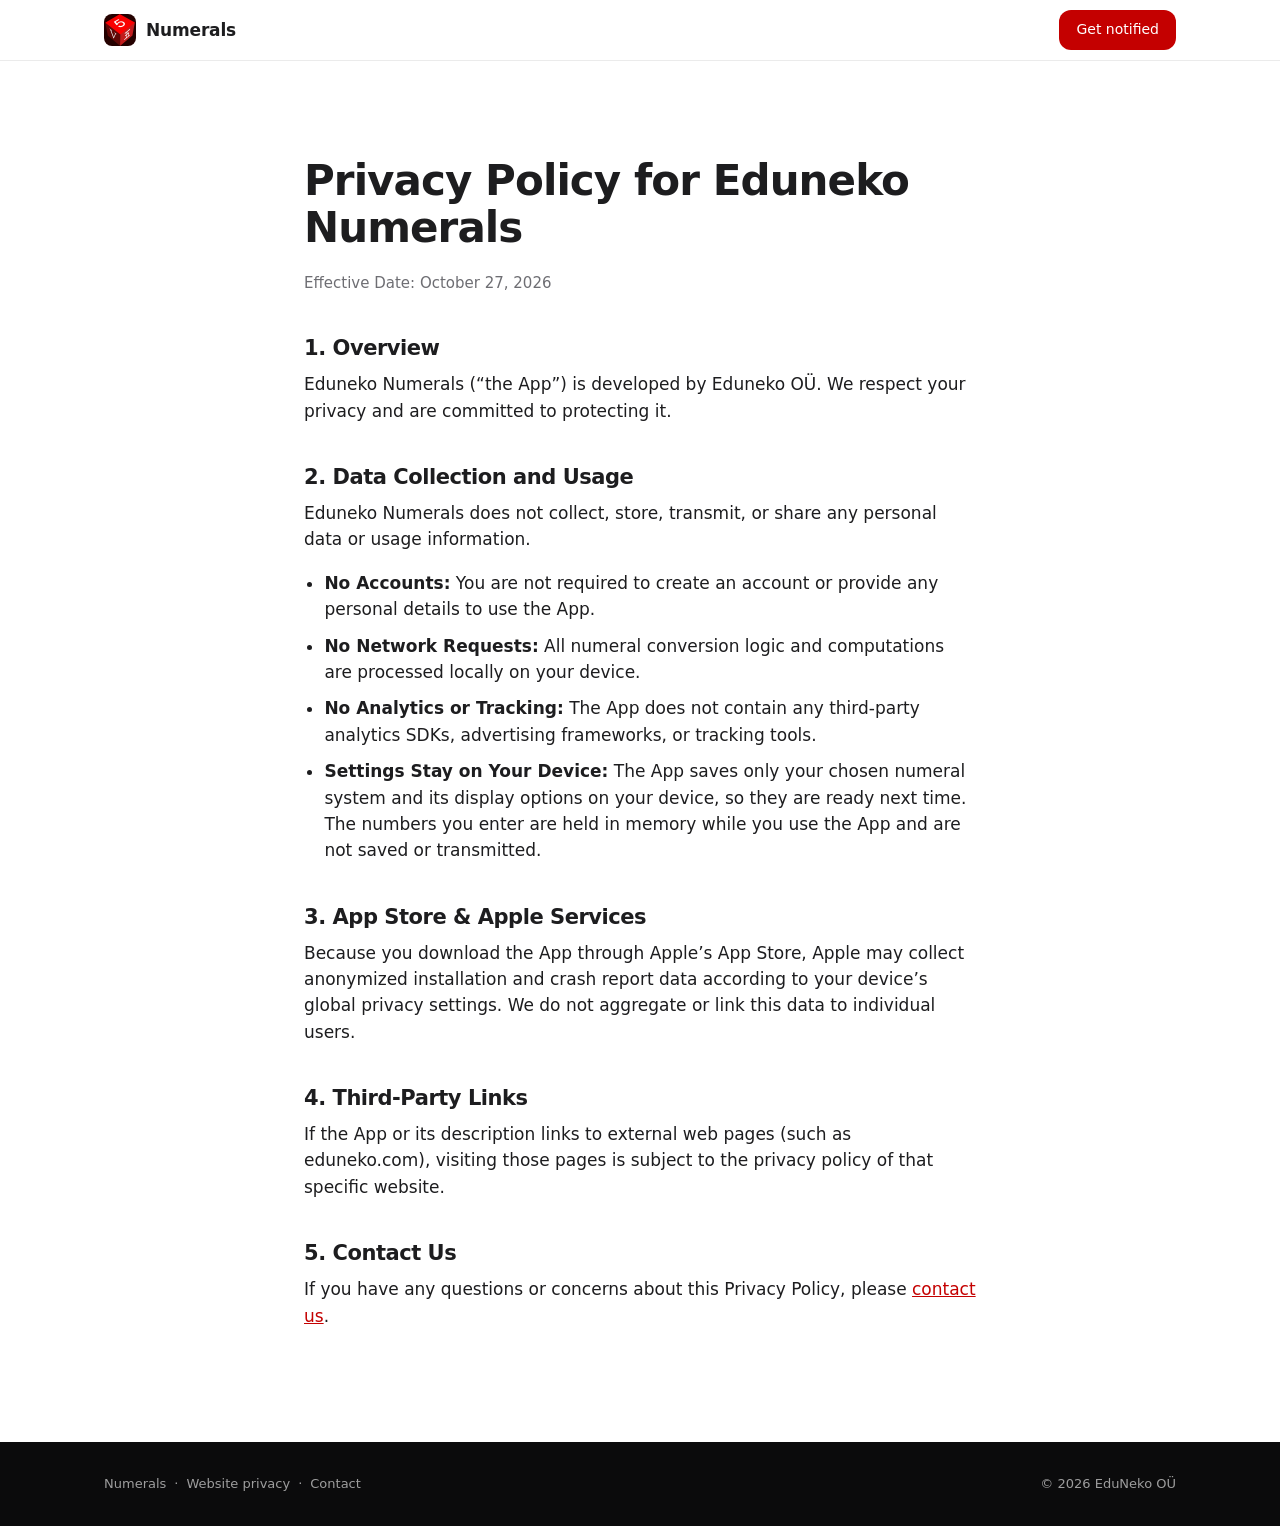
<file: numerals/privacy/index.html>
<!DOCTYPE html>
<html lang="en">
<head>
<meta charset="UTF-8">
<meta name="viewport" content="width=device-width, initial-scale=1.0">
<title>Privacy Policy — Eduneko Numerals</title>
<meta name="description" content="The privacy policy for the Eduneko Numerals app for iPhone and iPad. The app collects no personal data.">

<link rel="icon" href="../assets/favicon-32.png" type="image/png" sizes="32x32">
<link rel="apple-touch-icon" href="../assets/apple-touch-icon.png">

<link rel="stylesheet" href="../css/style.css">
</head>
<body>

<a class="skip-link" href="#main">Skip to content</a>

<header class="site-header">
  <div class="wrap header-inner">
    <a class="brand" href="../">
      <img src="../assets/icon.png" alt="" class="brand-icon" width="32" height="32">
      <span>Numerals</span>
    </a>
    <nav class="header-nav" aria-label="Page">
      <a href="../#notify" class="btn btn-primary btn-small">Get notified</a>
    </nav>
  </div>
</header>

<!-- The app's privacy policy, as linked from the App Store. It covers the app only; the
     website's own policy is eduneko.com/privacy/. -->
<main id="main" class="section">
  <article class="wrap doc">
    <h1>Privacy Policy for Eduneko Numerals</h1>
    <p class="doc-meta">Effective Date: October 27, 2026</p>

    <h2>1. Overview</h2>
    <p>Eduneko Numerals (&ldquo;the App&rdquo;) is developed by Eduneko O&Uuml;. We respect your privacy and are committed to protecting it.</p>

    <h2>2. Data Collection and Usage</h2>
    <p>Eduneko Numerals does not collect, store, transmit, or share any personal data or usage information.</p>
    <ul>
      <li><strong>No Accounts:</strong> You are not required to create an account or provide any personal details to use the App.</li>
      <li><strong>No Network Requests:</strong> All numeral conversion logic and computations are processed locally on your device.</li>
      <li><strong>No Analytics or Tracking:</strong> The App does not contain any third-party analytics SDKs, advertising frameworks, or tracking tools.</li>
      <li><strong>Settings Stay on Your Device:</strong> The App saves only your chosen numeral system and its display options on your device, so they are ready next time. The numbers you enter are held in memory while you use the App and are not saved or transmitted.</li>
    </ul>

    <h2>3. App Store &amp; Apple Services</h2>
    <p>Because you download the App through Apple&rsquo;s App Store, Apple may collect anonymized installation and crash report data according to your device&rsquo;s global privacy settings. We do not aggregate or link this data to individual users.</p>

    <h2>4. Third-Party Links</h2>
    <p>If the App or its description links to external web pages (such as eduneko.com), visiting those pages is subject to the privacy policy of that specific website.</p>

    <h2>5. Contact Us</h2>
    <p>If you have any questions or concerns about this Privacy Policy, please <a href="../../#contact">contact us</a>.</p>
  </article>
</main>

<footer class="site-footer site-footer-plain">
  <div class="wrap">
    <div class="footer-meta">
      <nav aria-label="Footer">
        <a href="../">Numerals</a>
        <span aria-hidden="true">&middot;</span>
        <a href="../../privacy/">Website privacy</a>
        <span aria-hidden="true">&middot;</span>
        <a href="../../#contact">Contact</a>
      </nav>
      <p>&copy; <span id="year">2026</span> EduNeko O&Uuml;</p>
    </div>
  </div>
</footer>

</body>
</html>
</file>
<file: css/style.css>
/* ---------- Tokens ---------- */
:root {
  --color-primary: #1034a6;      /* Egyptian blue */
  --color-primary-dim: #0c2678;
  --color-accent: #008081;       /* teal */
  --color-ink: #14161f;
  --color-ink-soft: #4a4d5a;
  --color-paper: #fdfdfb;
  --color-paper-alt: #f2f1ec;
  --color-line: rgba(20, 22, 31, 0.1);
  --color-field: #ffffff;
  --color-success: #1e7b45;
  --color-error: #b42318;
  --color-draft: #fff4d6;

  /* Text and fields on the always-dark Gliff gradient (same in both schemes). */
  --color-on-dark: #ffffff;
  --color-on-dark-soft: rgba(255, 255, 255, 0.78);
  --color-on-dark-field: rgba(255, 255, 255, 0.14);
  --color-on-dark-line: rgba(255, 255, 255, 0.35);
  --color-on-dark-success: #c4f5d6;
  --color-on-dark-error: #ffd4cc;

  --font-display: "Space Grotesk", system-ui, -apple-system, "Segoe UI", sans-serif;
  --font-body: -apple-system, BlinkMacSystemFont, "Segoe UI", system-ui, Roboto, sans-serif;
  /* System fonts on macOS/iOS (Noto) and Windows (Segoe UI Historic); nothing is downloaded. */
  --font-hieroglyphs: "Noto Sans Egyptian Hieroglyphs", "Segoe UI Historic", sans-serif;

  --max-width: 1120px;
  --radius: 14px;
}

@media (prefers-color-scheme: dark) {
  :root {
    --color-primary: #5677e0;
    --color-primary-dim: #3a55b8;
    --color-accent: #2ec4c6;
    --color-ink: #edeef3;
    --color-ink-soft: #a9adbb;
    --color-paper: #0b0d12;
    --color-paper-alt: #12141c;
    --color-line: rgba(237, 238, 243, 0.12);
    --color-field: #151821;
    --color-success: #4cc38a;
    --color-error: #f97066;
    --color-draft: #3a3018;
  }
}

/* ---------- Fonts ---------- */
/* Self-hosted from Google Fonts (SIL OFL 1.1, licenses in assets/fonts/), so visitors'
   browsers never contact Google. Space Grotesk is a variable font: one file per script
   subset serves weights 500-700. The Noto files are subsets holding only the glyphs in
   the Gliff .script-showcase (U+3042, U+05D0, U+0627); a new showcase glyph needs a new
   subset (fonts.googleapis.com/css2?family=...&text=<glyph>). */
@font-face {
  font-family: "Space Grotesk";
  font-style: normal;
  font-weight: 500 700;
  font-display: swap;
  src: url("../assets/fonts/space-grotesk-latin.woff2") format("woff2");
  unicode-range: U+0000-00FF, U+0131, U+0152-0153, U+02BB-02BC, U+02C6, U+02DA, U+02DC, U+0304, U+0308, U+0329, U+2000-206F, U+20AC, U+2122, U+2191, U+2193, U+2212, U+2215, U+FEFF, U+FFFD;
}
@font-face {
  font-family: "Space Grotesk";
  font-style: normal;
  font-weight: 500 700;
  font-display: swap;
  src: url("../assets/fonts/space-grotesk-latin-ext.woff2") format("woff2");
  unicode-range: U+0100-02BA, U+02BD-02C5, U+02C7-02CC, U+02CE-02D7, U+02DD-02FF, U+0304, U+0308, U+0329, U+1D00-1DBF, U+1E00-1E9F, U+1EF2-1EFF, U+2020, U+20A0-20AB, U+20AD-20C4, U+2113, U+2C60-2C7F, U+A720-A7FF;
}
@font-face {
  font-family: "Noto Sans JP";
  font-weight: 500;
  font-display: swap;
  src: url("../assets/fonts/noto-sans-jp-glyph.woff2") format("woff2");
  unicode-range: U+3042;
}
@font-face {
  font-family: "Noto Sans Hebrew";
  font-weight: 500;
  font-display: swap;
  src: url("../assets/fonts/noto-sans-hebrew-glyph.woff2") format("woff2");
  unicode-range: U+05D0;
}
@font-face {
  font-family: "Noto Sans Arabic";
  font-weight: 500;
  font-display: swap;
  src: url("../assets/fonts/noto-sans-arabic-glyph.woff2") format("woff2");
  unicode-range: U+0627;
}

/* ---------- Base ---------- */
* { box-sizing: border-box; }

html { scroll-behavior: smooth; }

body {
  margin: 0;
  background: var(--color-paper);
  color: var(--color-ink);
  font-family: var(--font-body);
  font-size: 17px;
  line-height: 1.6;
  -webkit-font-smoothing: antialiased;
}

img { max-width: 100%; display: block; }

/* Let the hidden attribute win over component display rules such as .btn. */
[hidden] { display: none !important; }

h1, h2, h3 {
  font-family: var(--font-display);
  font-weight: 600;
  line-height: 1.15;
  margin: 0 0 0.5em;
  letter-spacing: -0.01em;
}

p { margin: 0 0 1em; }

a { color: var(--color-primary); }

.wrap {
  max-width: var(--max-width);
  margin: 0 auto;
  padding: 0 24px;
}

.sr-only {
  position: absolute;
  width: 1px; height: 1px;
  overflow: hidden;
  clip: rect(0 0 0 0);
  white-space: nowrap;
}

.skip-link {
  position: absolute;
  left: -9999px;
  top: 0;
  background: var(--color-primary);
  color: #fff;
  padding: 10px 16px;
  z-index: 200;
}
.skip-link:focus { left: 12px; top: 12px; }

.eyebrow {
  font-family: var(--font-display);
  font-size: 13px;
  font-weight: 600;
  letter-spacing: 0.12em;
  text-transform: uppercase;
  color: var(--color-accent);
  margin: 0 0 0.9em;
}

.section-intro {
  max-width: 620px;
  font-size: 18px;
  color: var(--color-ink-soft);
}

/* ---------- Forms ---------- */
.field { display: block; margin: 0 0 16px; text-align: left; }
.field > span { display: block; font-size: 14px; font-weight: 600; margin-bottom: 6px; }

input:not([type="checkbox"]):not([type="radio"]), select, textarea {
  width: 100%;
  font: inherit;
  font-size: 16px;
  color: var(--color-ink);
  background: var(--color-field);
  border: 1px solid var(--color-line);
  border-radius: var(--radius);
  padding: 12px 14px;
}
input:focus, select:focus, textarea:focus {
  outline: 2px solid var(--color-primary);
  outline-offset: 1px;
}
textarea { resize: vertical; }
button.btn { cursor: pointer; }
button.btn:disabled { opacity: 0.6; cursor: wait; }

.form-note { font-size: 14px; color: var(--color-ink-soft); margin: 12px 0 0; }
.form-status { font-size: 15px; margin: 10px 0 0; min-height: 1.5em; }
.form-status.is-ok { color: var(--color-success); }
.form-status.is-error { color: var(--color-error); }

/* Honeypot field: off-screen rather than display:none, which some bots skip. */
.hp { position: absolute; left: -9999px; width: 1px; height: 1px; overflow: hidden; }

/* ---------- Buttons ---------- */
.btn {
  display: inline-block;
  padding: 13px 26px;
  border-radius: 999px;
  font-family: var(--font-display);
  font-weight: 600;
  font-size: 15px;
  text-decoration: none;
  border: 1px solid transparent;
  transition: transform 0.15s ease, box-shadow 0.15s ease, background 0.15s ease;
}
.btn:hover { transform: translateY(-1px); }

.btn-primary {
  background: var(--color-primary);
  color: #fff;
  box-shadow: 0 6px 16px rgba(16, 52, 166, 0.25);
}
.btn-primary:hover { background: var(--color-primary-dim); }

.btn-ghost {
  background: transparent;
  color: var(--color-ink);
  border-color: var(--color-line);
}
.btn-ghost:hover { border-color: var(--color-primary); color: var(--color-primary); }

.btn-on-dark.btn-primary {
  background: #fff;
  color: var(--color-primary-dim);
  box-shadow: none;
}
.btn-on-dark.btn-primary:hover { background: #e7ebfb; }

/* ---------- Header ---------- */
.site-header {
  position: sticky;
  top: 0;
  z-index: 100;
  background: color-mix(in srgb, var(--color-paper) 88%, transparent);
  backdrop-filter: blur(10px);
  border-bottom: 1px solid transparent;
  transition: border-color 0.2s ease, box-shadow 0.2s ease;
}
.site-header.is-scrolled {
  border-bottom-color: var(--color-line);
  box-shadow: 0 4px 20px rgba(0, 0, 0, 0.04);
}

.header-inner {
  display: flex;
  align-items: center;
  justify-content: space-between;
  height: 72px;
}

.brand {
  display: flex;
  align-items: center;
  gap: 10px;
  text-decoration: none;
  color: var(--color-ink);
}
.brand-mark { border-radius: 50%; }
.brand-name {
  font-family: var(--font-display);
  font-weight: 700;
  font-size: 19px;
  letter-spacing: -0.01em;
}

.primary-nav {
  display: flex;
  align-items: center;
  gap: 32px;
}
.primary-nav a {
  color: var(--color-ink-soft);
  text-decoration: none;
  font-weight: 500;
  font-size: 15px;
  transition: color 0.15s ease;
}
.primary-nav a:hover { color: var(--color-primary); }
.primary-nav a.nav-cta {
  color: var(--color-primary);
  font-weight: 600;
}

.nav-toggle {
  display: none;
  flex-direction: column;
  justify-content: center;
  gap: 5px;
  width: 40px;
  height: 40px;
  background: none;
  border: none;
  cursor: pointer;
  padding: 0;
}
.nav-toggle span {
  display: block;
  width: 22px;
  height: 2px;
  background: var(--color-ink);
  margin: 0 auto;
  transition: transform 0.2s ease, opacity 0.2s ease;
}

/* ---------- Hero ---------- */
.hero {
  position: relative;
  overflow: hidden;
  padding: 96px 0 88px;
}

/* Cap the text, not the .wrap, so the hero lines up with the sections below. */
.hero-inner { position: relative; z-index: 1; }
.hero-inner > * { max-width: 760px; }

.hero h1 {
  font-size: clamp(34px, 5.2vw, 58px);
}

.hero-sub {
  font-size: 19px;
  color: var(--color-ink-soft);
  max-width: 560px;
  margin-top: 20px;
}

.hero-actions {
  display: flex;
  gap: 16px;
  margin-top: 36px;
  flex-wrap: wrap;
}

.hero-mark {
  position: absolute;
  right: -80px;
  top: 50%;
  transform: translateY(-50%);
  width: 480px;
  opacity: 0.06;
  pointer-events: none;
}

/* ---------- Sections ---------- */
.section { padding: 88px 0; }
.section-alt { background: var(--color-paper-alt); }

.section h2 {
  font-size: clamp(26px, 3.4vw, 38px);
  margin-bottom: 18px;
}

.card-grid {
  display: grid;
  grid-template-columns: repeat(auto-fit, minmax(240px, 1fr));
  gap: 20px;
  margin-top: 48px;
}

.card {
  background: var(--color-paper);
  border: 1px solid var(--color-line);
  border-radius: var(--radius);
  padding: 28px 26px;
  transition: transform 0.2s ease, box-shadow 0.2s ease, border-color 0.2s ease;
}
.card:hover {
  transform: translateY(-3px);
  border-color: var(--color-primary);
  box-shadow: 0 12px 28px rgba(16, 52, 166, 0.1);
}
.card-kicker {
  font-family: var(--font-display);
  font-size: 12px;
  font-weight: 600;
  letter-spacing: 0.1em;
  text-transform: uppercase;
  color: var(--color-primary);
  margin-bottom: 10px;
}
.card h3 { font-size: 20px; margin-bottom: 8px; }
.card p { color: var(--color-ink-soft); font-size: 15.5px; margin: 0; }

.content-list {
  margin-top: 44px;
  display: grid;
  grid-template-columns: repeat(auto-fit, minmax(220px, 1fr));
  gap: 32px;
}
.content-item {
  padding-top: 20px;
  border-top: 2px solid var(--color-primary);
}
.content-item h3 { font-size: 20px; }
.content-item p { color: var(--color-ink-soft); margin: 0; }

/* ---------- EduNotes ---------- */
.edunotes-inner {
  display: grid;
  grid-template-columns: 1fr 1fr;
  gap: 56px;
  align-items: center;
}

.edunotes-points {
  list-style: none;
  padding: 0;
  margin: 28px 0 0;
}
.edunotes-points li {
  padding: 14px 0 14px 18px;
  border-left: 2px solid var(--color-primary);
  color: var(--color-ink-soft);
  font-size: 16px;
}
.edunotes-points li + li { margin-top: 10px; }
.edunotes-points strong { color: var(--color-ink); font-weight: 600; }

.edunotes-figure {
  margin: 0;
  overflow: hidden;
  border: 1px solid var(--color-line);
  border-radius: var(--radius);
  box-shadow: 0 18px 44px -26px rgba(0, 0, 0, 0.35);
}
.edunotes-figure img { width: 100%; height: auto; aspect-ratio: 4 / 3; object-fit: cover; }

/* ---------- Gliff ---------- */
.gliff {
  background: linear-gradient(160deg, var(--color-primary-dim), var(--color-primary) 65%, var(--color-accent) 130%);
  color: #fff;
  text-align: center;
}
.gliff .eyebrow-light { color: #cfe0ff; }
.gliff h2 { color: #fff; }
.gliff-intro {
  margin: 0 auto;
  color: rgba(255, 255, 255, 0.85);
}

.script-showcase {
  display: flex;
  justify-content: center;
  gap: 28px;
  margin: 48px 0 20px;
}
.script-showcase .glyph {
  font-size: 72px;
  line-height: 1;
  width: 110px;
  height: 110px;
  display: flex;
  align-items: center;
  justify-content: center;
  border-radius: 50%;
  background: rgba(255, 255, 255, 0.12);
  border: 1px solid rgba(255, 255, 255, 0.25);
}

.platform-note {
  color: rgba(255, 255, 255, 0.75);
  font-size: 15px;
  margin-bottom: 28px;
}

/* Waitlist form on the gradient. */
.notify-form { max-width: 480px; margin: 0 auto; }
.notify-row { display: flex; gap: 10px; }
.notify-row input[type="email"] {
  flex: 1;
  min-width: 0;
  color: var(--color-on-dark);
  background: var(--color-on-dark-field);
  border-color: var(--color-on-dark-line);
  border-radius: 999px;
  padding-left: 20px;
}
.notify-row input[type="email"]::placeholder { color: var(--color-on-dark-soft); }
.notify-row input[type="email"]:focus { outline-color: var(--color-on-dark); }
.gliff .form-note { color: var(--color-on-dark-soft); }
.gliff .form-note a { color: var(--color-on-dark); }
.gliff .form-status.is-ok { color: var(--color-on-dark-success); }
.gliff .form-status.is-error { color: var(--color-on-dark-error); }
.gliff .form-status a { color: var(--color-on-dark); }

/* ---------- Numerals ---------- */
/* The bullet list reuses .edunotes-points. */
.numerals-inner {
  display: grid;
  grid-template-columns: 1fr 1fr;
  gap: 56px;
  align-items: center;
}

.numerals-specimen {
  margin: 0;
  background: var(--color-paper);
  border: 1px solid var(--color-line);
  border-radius: var(--radius);
  padding: 8px 28px 20px;
}
.numerals-specimen dl { margin: 0; }
.numerals-specimen dl > div {
  display: flex;
  align-items: baseline;
  justify-content: space-between;
  gap: 16px;
  padding: 14px 0;
  border-bottom: 1px solid var(--color-line);
}
.numerals-specimen dt {
  font-family: var(--font-display);
  font-size: 13px;
  font-weight: 600;
  letter-spacing: 0.08em;
  text-transform: uppercase;
  color: var(--color-ink-soft);
}
.numerals-specimen dd { margin: 0; font-size: 28px; line-height: 1.2; }
.numerals-hieroglyphs { font-family: var(--font-hieroglyphs); }
.numerals-specimen figcaption { font-size: 14px; color: var(--color-ink-soft); margin-top: 14px; }

/* ---------- Contact ---------- */
.contact-inner { text-align: center; }
.contact .section-intro { margin: 0 auto 28px; }
.contact-email {
  font-family: var(--font-display);
  font-size: clamp(22px, 4vw, 32px);
  font-weight: 600;
  text-decoration: none;
  color: var(--color-ink);
  border-bottom: 2px solid var(--color-primary);
  padding-bottom: 4px;
}
.contact-email:hover { color: var(--color-primary); }

.contact-form { max-width: 620px; margin: 40px auto 0; text-align: left; }
.contact-or { text-align: center; color: var(--color-ink-soft); margin-bottom: 24px; }
.form-grid { display: grid; grid-template-columns: 1fr 1fr; gap: 0 16px; }

/* ---------- Footer ---------- */
.site-footer {
  border-top: 1px solid var(--color-line);
  padding: 40px 0 24px;
}
.footer-inner {
  display: flex;
  align-items: flex-start;
  justify-content: space-between;
  flex-wrap: wrap;
  gap: 24px;
  padding-bottom: 24px;
}
.footer-company {
  font-style: normal;
  text-align: right;
  color: var(--color-ink-soft);
  font-size: 13.5px;
  line-height: 1.6;
}
.footer-meta {
  color: var(--color-ink-soft);
  font-size: 13px;
  margin: 0;
  padding-top: 20px;
  border-top: 1px solid var(--color-line);
}

/* ---------- Subpages (privacy/, subscription/) ---------- */
.page-narrow { max-width: 720px; }
.page-narrow .btn { margin-top: 8px; }

.doc h2 { font-size: 24px; margin-top: 2em; }
.doc h3 { font-size: 18px; margin-top: 1.6em; }
.doc ul { padding-left: 1.2em; margin: 0 0 1em; }
.doc li { margin-bottom: 0.5em; }
.doc code { font-size: 0.9em; }
.doc-meta { color: var(--color-ink-soft); font-size: 15px; }

.draft-banner {
  background: var(--color-draft);
  border: 1px solid var(--color-line);
  border-radius: var(--radius);
  padding: 12px 16px;
  font-size: 15px;
}

/* ---------- Scroll reveal ---------- */
.reveal {
  opacity: 0;
  transform: translateY(16px);
  transition: opacity 0.6s ease, transform 0.6s ease;
}
.reveal.is-visible {
  opacity: 1;
  transform: translateY(0);
}

@media (prefers-reduced-motion: reduce) {
  html { scroll-behavior: auto; }
  .reveal {
    opacity: 1;
    transform: none;
    transition: none;
  }
}

/* ---------- Responsive ---------- */
@media (max-width: 760px) {
  .nav-toggle { display: flex; }

  .primary-nav {
    position: absolute;
    top: 72px;
    left: 0;
    right: 0;
    background: var(--color-paper);
    border-bottom: 1px solid var(--color-line);
    flex-direction: column;
    align-items: flex-start;
    gap: 0;
    padding: 8px 24px 20px;
    transform: translateY(-8px);
    opacity: 0;
    pointer-events: none;
    transition: opacity 0.2s ease, transform 0.2s ease;
  }
  .primary-nav.is-open {
    opacity: 1;
    transform: translateY(0);
    pointer-events: auto;
  }
  .primary-nav a { padding: 12px 0; width: 100%; }

  .nav-toggle.is-open span:nth-child(1) { transform: translateY(7px) rotate(45deg); }
  .nav-toggle.is-open span:nth-child(2) { opacity: 0; }
  .nav-toggle.is-open span:nth-child(3) { transform: translateY(-7px) rotate(-45deg); }

  .hero-mark { display: none; }
  .hero { padding: 64px 0 56px; }
  .section { padding: 64px 0; }

  .footer-company { text-align: left; }

  .edunotes-inner { grid-template-columns: 1fr; gap: 40px; }
  .numerals-inner { grid-template-columns: 1fr; gap: 40px; }

  .notify-row { flex-direction: column; }
  .form-grid { grid-template-columns: 1fr; }
}
</file>
<file: numerals/css/style.css>
/* ---------- Tokens ---------- */
/* Numerals red comes from the app icon (the red cube). Never hardcode a color below:
   add a token here and to the dark block. */
:root {
  --color-brand: #c40000;
  --color-brand-hover: #9e0000;
  --color-brand-tint: rgba(196, 0, 0, 0.07);
  --color-ink: #1d1d1f;
  --color-muted: #6e6e73;
  --color-paper: #ffffff;
  --color-paper-alt: #f4f4f6;
  --color-card: #ffffff;
  --color-line: rgba(0, 0, 0, 0.08);
  --color-placeholder: #f0f0f2;
  --color-placeholder-line: rgba(0, 0, 0, 0.22);
  --color-on-brand: #ffffff;
  --color-success: #1e7b45;
  --color-error: #b42318;

  /* Waitlist footer: always dark, after the app's black launch screen. */
  --color-night: #0b0b0c;
  --color-on-night: #ffffff;
  --color-on-night-soft: rgba(255, 255, 255, 0.6);
  --color-on-night-field: rgba(255, 255, 255, 0.08);
  --color-on-night-line: rgba(255, 255, 255, 0.18);
  --color-on-night-success: #c4f5d6;
  --color-on-night-error: #ffd4cc;

  --font-body: -apple-system, BlinkMacSystemFont, "Segoe UI", system-ui, Roboto, sans-serif;
  /* No webfont: these ship with macOS/iOS (Noto) and Windows (Segoe UI Historic). */
  --font-hieroglyphs: "Noto Sans Egyptian Hieroglyphs", "Segoe UI Historic", sans-serif;

  --max-width: 1120px;
  --radius: 20px;
}

@media (prefers-color-scheme: dark) {
  :root {
    --color-brand: #ff4d42;
    --color-brand-hover: #ff7068;
    --color-brand-tint: rgba(255, 77, 66, 0.12);
    --color-ink: #f2f2f4;
    --color-muted: #a1a1a8;
    --color-paper: #0f0f11;
    --color-paper-alt: #17171a;
    --color-card: #1e1e22;
    --color-line: rgba(255, 255, 255, 0.1);
    --color-placeholder: #1e1e22;
    --color-placeholder-line: rgba(255, 255, 255, 0.25);
    --color-on-brand: #ffffff;
    --color-success: #4cc38a;
    --color-error: #f97066;
  }
}

/* ---------- Base ---------- */
* { box-sizing: border-box; }

html { scroll-behavior: smooth; }

body {
  margin: 0;
  background: var(--color-paper);
  color: var(--color-ink);
  font-family: var(--font-body);
  font-size: 17px;
  line-height: 1.55;
  -webkit-font-smoothing: antialiased;
}

img { max-width: 100%; height: auto; display: block; }

h1, h2, h3 {
  line-height: 1.12;
  letter-spacing: -0.022em;
  margin: 0 0 0.5em;
  font-weight: 600;
}

p { margin: 0 0 1em; }

a { color: var(--color-brand); }

.wrap {
  max-width: var(--max-width);
  margin: 0 auto;
  padding: 0 24px;
}

.sr-only {
  position: absolute;
  width: 1px; height: 1px;
  overflow: hidden;
  clip: rect(0 0 0 0);
  white-space: nowrap;
}

.skip-link {
  position: absolute;
  left: -9999px;
  top: 0;
  z-index: 200;
  background: var(--color-brand);
  color: var(--color-on-brand);
  padding: 10px 16px;
  border-radius: 12px;
}
.skip-link:focus { left: 12px; top: 12px; }

.eyebrow {
  font-size: 13px;
  font-weight: 600;
  letter-spacing: 0.08em;
  text-transform: uppercase;
  color: var(--color-brand);
  margin-bottom: 14px;
}

.section-intro {
  max-width: 640px;
  font-size: 19px;
  color: var(--color-muted);
}

/* ---------- Buttons ---------- */
.btn {
  display: inline-block;
  padding: 13px 24px;
  border-radius: 14px;
  border: 1px solid transparent;
  font: inherit;
  font-size: 15px;
  font-weight: 500;
  text-decoration: none;
  cursor: pointer;
  transition: background 0.15s ease, border-color 0.15s ease, color 0.15s ease;
}
.btn:focus-visible { outline: 2px solid var(--color-brand); outline-offset: 2px; }
.btn:disabled { opacity: 0.6; cursor: wait; }

.btn-primary { background: var(--color-brand); color: var(--color-on-brand); }
.btn-primary:hover { background: var(--color-brand-hover); }

.btn-ghost { color: var(--color-ink); border-color: var(--color-line); }
.btn-ghost:hover { border-color: var(--color-brand); color: var(--color-brand); }

.btn-small { padding: 8px 16px; font-size: 14px; border-radius: 12px; }

/* ---------- Header ---------- */
.site-header {
  position: sticky;
  top: 0;
  z-index: 50;
  background: color-mix(in srgb, var(--color-paper) 82%, transparent);
  backdrop-filter: saturate(180%) blur(20px);
  -webkit-backdrop-filter: saturate(180%) blur(20px);
  border-bottom: 1px solid var(--color-line);
}
.header-inner {
  display: flex;
  align-items: center;
  justify-content: space-between;
  gap: 16px;
  height: 60px;
}
.brand {
  display: flex;
  align-items: center;
  gap: 10px;
  color: var(--color-ink);
  text-decoration: none;
  font-size: 17px;
  font-weight: 600;
  letter-spacing: -0.01em;
}
.brand-icon { border-radius: 8px; }

.header-nav { display: flex; align-items: center; gap: 24px; }
.nav-link { color: var(--color-muted); text-decoration: none; font-size: 14px; }
.nav-link:hover { color: var(--color-ink); }

/* ---------- Hero ---------- */
.hero { padding: 80px 0 96px; }
.hero-inner {
  display: grid;
  grid-template-columns: 1fr 300px;
  gap: 72px;
  align-items: center;
}
.hero h1 { font-size: clamp(36px, 5.4vw, 60px); letter-spacing: -0.03em; }
.lead { font-size: 20px; color: var(--color-muted); max-width: 580px; margin-top: 24px; }
.actions { display: flex; flex-wrap: wrap; gap: 12px; margin-top: 32px; }

/* App screenshots sit in a plain rounded frame, not a drawn device. */
.phone {
  margin: 0;
  overflow: hidden;
  border: 1px solid var(--color-line);
  border-radius: 36px;
  background: var(--color-card);
}
.phone img { width: 100%; aspect-ratio: 780 / 1698; object-fit: cover; }
.hero-phone { box-shadow: 0 30px 60px -30px rgba(0, 0, 0, 0.35); }

/* ---------- Sections ---------- */
.section { padding: 96px 0; }
.section-alt { background: var(--color-paper-alt); }
.section h2 { font-size: clamp(28px, 3.6vw, 42px); }

/* ---------- Systems ---------- */
.systems { display: grid; grid-template-columns: 1fr 1fr; gap: 32px; margin-top: 48px; }
.system-group h3 { font-size: 20px; margin-bottom: 4px; }
.group-note { color: var(--color-muted); font-size: 15px; margin-bottom: 16px; }

.system-list {
  list-style: none;
  margin: 0;
  padding: 0;
  background: var(--color-card);
  border: 1px solid var(--color-line);
  border-radius: var(--radius);
  overflow: hidden;
}
.system-list li {
  display: grid;
  grid-template-columns: 9.5em 1fr;
  align-items: baseline;
  gap: 8px 24px;
  padding: 16px 18px;
}
.system-list li + li { border-top: 1px solid var(--color-line); }
.system-list strong { font-size: 17px; font-weight: 600; }
.system-list span { color: var(--color-muted); font-size: 15px; }

/* ---------- Notation options ---------- */
.option-grid {
  display: grid;
  grid-template-columns: repeat(auto-fit, minmax(300px, 1fr));
  gap: 20px;
  margin-top: 48px;
}
.option-card {
  border: 1px solid var(--color-line);
  border-radius: var(--radius);
  padding: 26px 24px;
}
.option-card h3 { font-size: 20px; margin-bottom: 6px; }
.option-card > p { color: var(--color-muted); font-size: 15px; }

.option-pair { display: grid; grid-template-columns: 1fr 1fr; gap: 12px; margin: 18px 0 0; }
.option-pair > div { background: var(--color-brand-tint); border-radius: 14px; padding: 12px 14px; }
.option-pair dt { font-size: 12px; color: var(--color-muted); margin-bottom: 4px; }
.option-pair dd { margin: 0; font-size: 22px; overflow-wrap: anywhere; }
.option-pair dd[dir="rtl"] { text-align: left; }

.hieroglyphs { font-family: var(--font-hieroglyphs); }

.fine-print { color: var(--color-muted); font-size: 14px; max-width: 720px; margin: 28px 0 0; }

/* ---------- The app ---------- */
.gallery {
  display: grid;
  grid-template-columns: repeat(5, 1fr);
  gap: 20px;
  margin-top: 48px;
}
.shot { margin: 0; }
.shot .phone { border-radius: 28px; }
.shot figcaption { font-size: 14px; color: var(--color-muted); margin-top: 14px; }

/* Missing-image placeholder: dashed frame, icon, bold target filename, what the
   asset should show, and its aspect. Keep all five so a gap is obvious. */
.placeholder-frame {
  aspect-ratio: 780 / 1698;
  display: flex;
  flex-direction: column;
  align-items: center;
  justify-content: center;
  gap: 6px;
  padding: 16px;
  text-align: center;
  font-size: 13px;
  color: var(--color-muted);
  background: var(--color-placeholder);
  border: 1px dashed var(--color-placeholder-line);
}
.placeholder-frame svg { width: 36px; height: 36px; margin-bottom: 6px; }
.placeholder-frame p { margin: 0; }
.placeholder-frame strong { color: var(--color-ink); }
.placeholder-aspect { font-size: 12px; text-transform: uppercase; letter-spacing: 0.06em; }

/* ---------- Audience ---------- */
.audience-grid {
  display: grid;
  grid-template-columns: repeat(3, 1fr);
  gap: 32px;
  margin-top: 40px;
}
.audience-grid article { border-top: 2px solid var(--color-brand); padding-top: 24px; }
.audience-grid h3 { font-size: 20px; }
.audience-grid p { color: var(--color-muted); margin: 0; }

/* ---------- Good to know ---------- */
.facts {
  list-style: none;
  padding: 0;
  margin: 36px 0 0;
  display: grid;
  grid-template-columns: 1fr 1fr;
  gap: 16px 40px;
}
.facts li { color: var(--color-muted); font-size: 16px; padding-left: 18px; border-left: 2px solid var(--color-line); }
.facts strong { color: var(--color-ink); display: block; margin-bottom: 4px; }

/* ---------- Footer & waitlist ---------- */
.site-footer {
  background: var(--color-night);
  color: var(--color-on-night);
  padding: 96px 0 32px;
}
.notify { max-width: 560px; margin: 0 auto; text-align: center; }
.notify-icon { margin: 0 auto 24px; border-radius: 14px; }
.notify h2 { font-size: clamp(28px, 4vw, 40px); }
.notify-sub { color: var(--color-on-night-soft); }

.notify-form { margin-top: 28px; }
.notify-row { display: flex; gap: 10px; }
.notify-row input {
  flex: 1;
  min-width: 0;
  font: inherit;
  font-size: 16px;
  color: var(--color-on-night);
  background: var(--color-on-night-field);
  border: 1px solid var(--color-on-night-line);
  border-radius: 14px;
  padding: 12px 16px;
}
.notify-row input::placeholder { color: var(--color-on-night-soft); }
.notify-row input:focus { outline: 2px solid var(--color-brand); outline-offset: 1px; }

.form-note { font-size: 13px; color: var(--color-on-night-soft); margin: 12px 0 0; }
.form-note a, .form-status a { color: var(--color-on-night); }
.form-status { font-size: 15px; margin: 10px 0 0; min-height: 1.5em; }
.form-status.is-ok { color: var(--color-on-night-success); }
.form-status.is-error { color: var(--color-on-night-error); }

/* Honeypot field: off-screen rather than display:none, which some bots skip. */
.hp { position: absolute; left: -9999px; width: 1px; height: 1px; overflow: hidden; }

.footer-meta {
  display: flex;
  justify-content: space-between;
  flex-wrap: wrap;
  gap: 12px;
  margin-top: 80px;
  padding-top: 24px;
  border-top: 1px solid var(--color-on-night-line);
  font-size: 13px;
  color: var(--color-on-night-soft);
}
.footer-meta p { margin: 0; }
.footer-meta nav { display: flex; flex-wrap: wrap; gap: 8px; }
.footer-meta a { color: var(--color-on-night-soft); text-decoration: none; }
.footer-meta a:hover { color: var(--color-on-night); }

/* ---------- App privacy page ---------- */
.doc { max-width: 720px; }
.doc h1 { font-size: clamp(30px, 4vw, 42px); }
.doc h2 { font-size: 21px; margin-top: 2em; }
.doc-meta { color: var(--color-muted); font-size: 15px; }
.doc ul { padding-left: 1.2em; }
.doc li { margin-bottom: 0.6em; }

.site-footer-plain { padding: 0 0 32px; }
.site-footer-plain .footer-meta { margin-top: 0; border-top: none; padding-top: 32px; }

/* ---------- Motion ---------- */
@media (prefers-reduced-motion: reduce) {
  html { scroll-behavior: auto; }
  .btn { transition: none; }
}

/* ---------- Responsive ---------- */
@media (max-width: 960px) {
  .gallery { grid-template-columns: repeat(3, 1fr); }
  .systems { grid-template-columns: 1fr; }
}

@media (max-width: 760px) {
  .nav-link { display: none; }
  .hero { padding: 48px 0 64px; }
  .hero-inner { grid-template-columns: 1fr; gap: 48px; }
  .hero-phone { max-width: 260px; margin: 0 auto; }
  .section { padding: 64px 0; }
  .system-list li { grid-template-columns: 1fr; }
  .gallery { grid-template-columns: repeat(2, 1fr); }
  .audience-grid, .facts { grid-template-columns: 1fr; }
  .notify-row { flex-direction: column; }
  .footer-meta, .footer-meta nav { justify-content: center; text-align: center; }
}
</file>
<file: edunotes/testing/css/style.css>
/* EduNotes beta testers' page. Plain CSS (no Tailwind, unlike the parent edunotes page), but the
   same design tokens, so the two pages read as one family. Change colours here only. */

:root {
  --brand: #1034A6;
  --brand-hover: #0D2B8A;
  --brand-tint: rgba(16, 52, 166, 0.08);
  --charcoal: #1D1D1F;
  --muted: #6E6E73;
  --studio: #F4F4F6;
  --space: #111113;
  --hairline: rgba(0, 0, 0, 0.08);
  --white: #FFFFFF;

  --pass: #1E7B45;
  --fail: #B42318;
  --blocked: #9A5B00;

  --radius: 20px;
  --radius-sm: 12px;
  --shell: 1120px;
  --font: -apple-system, BlinkMacSystemFont, "SF Pro Display", "SF Pro Text", sans-serif;
  --mono: ui-monospace, "SF Mono", Menlo, monospace;
}

/* ---------- Base ---------- */
*, *::before, *::after { box-sizing: border-box; }

html { scroll-behavior: smooth; scroll-padding-top: 80px; }

body {
  margin: 0;
  background: var(--white);
  color: var(--charcoal);
  font-family: var(--font);
  font-size: 16px;
  line-height: 1.55;
  -webkit-font-smoothing: antialiased;
  text-rendering: optimizeLegibility;
}

/* Let the hidden attribute win over component display rules such as .code-current. */
[hidden] { display: none !important; }

a { color: var(--brand); text-underline-offset: 2px; }
a:hover { color: var(--brand-hover); }

code, kbd {
  font-family: var(--mono);
  font-size: 0.88em;
  background: var(--brand-tint);
  color: var(--brand);
  padding: 0.1em 0.4em;
  border-radius: 6px;
}

:focus-visible { outline: 2px solid var(--brand); outline-offset: 2px; }

@media (prefers-reduced-motion: reduce) {
  html { scroll-behavior: auto; }
  * { transition: none !important; }
}

.skip-link {
  position: absolute;
  left: -9999px;
  top: 0;
  z-index: 50;
  margin: 12px;
  padding: 8px 16px;
  border-radius: var(--radius);
  background: var(--brand);
  color: var(--white);
}
.skip-link:focus { left: 0; }

/* ---------- Layout ---------- */
.shell { max-width: var(--shell); margin: 0 auto; padding: 0 24px; }
.narrow { max-width: 820px; }
.shell.narrow { max-width: calc(820px + 48px); }
.center { text-align: center; margin-left: auto; margin-right: auto; }

.section { padding: 80px 0; }
.tinted { background: var(--studio); border-top: 1px solid var(--hairline); border-bottom: 1px solid var(--hairline); }
@media (min-width: 768px) { .section { padding: 112px 0; } }

.grid { display: grid; gap: 20px; margin-top: 36px; }
@media (min-width: 768px) {
  .grid.two { grid-template-columns: repeat(2, 1fr); }
  .grid.three { grid-template-columns: repeat(3, 1fr); }
  .grid.four { grid-template-columns: repeat(2, 1fr); }
}
@media (min-width: 1024px) { .grid.four { grid-template-columns: repeat(4, 1fr); } }

/* ---------- Header ---------- */
.glass {
  background: rgba(255, 255, 255, 0.85);
  -webkit-backdrop-filter: blur(20px);
  backdrop-filter: blur(20px);
}

.site-header { position: sticky; top: 0; z-index: 40; border-bottom: 1px solid var(--hairline); }
.header-row { display: flex; align-items: center; justify-content: space-between; gap: 16px; padding-top: 12px; padding-bottom: 12px; }

.brand-link { display: flex; align-items: center; gap: 10px; color: var(--charcoal); text-decoration: none; }
.brand-mark { height: 28px; width: auto; }
.wordmark { font-size: 17px; font-weight: 600; letter-spacing: -0.022em; }
.wordmark-sub { color: var(--brand); }

.header-nav { display: none; gap: 24px; font-size: 14px; }
.header-nav a { color: var(--muted); text-decoration: none; }
.header-nav a:hover { color: var(--charcoal); }
@media (min-width: 768px) { .header-nav { display: flex; } }

/* ---------- Type ---------- */
.eyebrow {
  display: inline-block;
  padding: 6px 14px;
  border-radius: var(--radius);
  background: var(--brand-tint);
  color: var(--brand);
  font-size: 11px;
  font-weight: 600;
  letter-spacing: 0.14em;
  text-transform: uppercase;
}

.display {
  margin: 28px 0 0;
  font-size: 40px;
  font-weight: 600;
  line-height: 1.06;
  letter-spacing: -0.022em;
}
@media (min-width: 768px) { .display { font-size: 64px; } }

.lead { margin: 24px auto 0; max-width: 640px; color: var(--muted); font-size: 18px; line-height: 1.6; }
@media (min-width: 768px) { .lead { font-size: 20px; } }

.h2 { margin: 0; font-size: 32px; font-weight: 600; line-height: 1.12; letter-spacing: -0.022em; }
@media (min-width: 768px) { .h2 { font-size: 40px; } }

.h3 { margin: 0; font-size: 19px; font-weight: 600; letter-spacing: -0.01em; }
.h3.spaced { margin-top: 28px; }
.h4 { margin: 28px 0 4px; font-size: 13px; font-weight: 600; letter-spacing: 0.08em; text-transform: uppercase; color: var(--muted); }

.section-lead { margin: 16px 0 0; max-width: 720px; color: var(--muted); font-size: 17px; }
.fine { margin: 14px 0 0; color: var(--muted); font-size: 14px; }

/* ---------- Panels ---------- */
.panel {
  background: var(--white);
  border: 1px solid var(--hairline);
  border-radius: var(--radius);
  padding: 28px;
}
.panel.callout { border: 2px solid var(--brand); }
.panel.languages { margin-top: 20px; background: var(--brand-tint); border-color: transparent; }
.panel.languages p { margin: 10px 0 0; }

.focus { border-top: 2px solid var(--brand); padding-top: 24px; }
.focus p { margin: 8px 0 0; color: var(--muted); }

.steps, .ticks { margin: 14px 0 0; padding-left: 20px; }
.steps li, .ticks li { margin-top: 8px; }
.ticks { list-style: none; padding-left: 0; }
.ticks li { position: relative; padding-left: 24px; }
.ticks li::before {
  content: "";
  position: absolute;
  left: 2px;
  top: 0.55em;
  width: 10px;
  height: 6px;
  border-left: 2px solid var(--brand);
  border-bottom: 2px solid var(--brand);
  transform: rotate(-45deg);
}

.tester-status {
  display: inline-block;
  margin: 32px 0 0;
  padding: 10px 18px;
  border-radius: var(--radius);
  border: 1px solid var(--hairline);
  background: var(--studio);
  font-size: 15px;
}
.tester-status.warn { background: #FFF6E5; border-color: rgba(154, 91, 0, 0.25); }

/* Tester code: the entry form when there is no code, otherwise the code and Change. */
.tester-code { margin-top: 32px; }
.tester-code .tester-status { margin-top: 16px; }
.code-form { max-width: 520px; margin: 0 auto; }
.code-form label { display: block; margin-bottom: 8px; font-size: 14px; font-weight: 500; }
.code-row { display: flex; gap: 10px; }
.code-row input { flex: 1; min-width: 0; }
.code-row .btn { flex: none; }
@media (max-width: 519px) { .code-row { flex-direction: column; } }
.code-current { display: flex; flex-wrap: wrap; align-items: center; justify-content: center; gap: 6px 10px; font-size: 14px; color: var(--muted); }
.code-current code { word-break: break-all; }

/* ---------- Forms ---------- */
.form-grid { display: grid; gap: 16px; margin-top: 28px; }
@media (min-width: 640px) { .form-grid { grid-template-columns: repeat(2, 1fr); } }

.field { display: flex; flex-direction: column; gap: 6px; margin: 16px 0 0; min-width: 0; border: 0; padding: 0; }
.form-grid .field { margin: 0; }
.field > span, .field > legend { font-size: 14px; font-weight: 500; padding: 0; }
.field em { font-style: normal; color: var(--muted); font-weight: 400; }

.field-row { display: grid; gap: 0 16px; }
@media (min-width: 640px) { .field-row { grid-template-columns: repeat(auto-fit, minmax(200px, 1fr)); } }

input:not([type="radio"]), textarea, select {
  width: 100%;
  font: inherit;
  font-size: 15px;
  color: var(--charcoal);
  background: var(--white);
  border: 1px solid rgba(0, 0, 0, 0.14);
  border-radius: var(--radius-sm);
  padding: 11px 14px;
}
input::placeholder, textarea::placeholder { color: rgba(110, 110, 115, 0.7); }
input:focus, textarea:focus, select:focus { outline: none; border-color: var(--brand); box-shadow: 0 0 0 3px var(--brand-tint); }
input[aria-invalid="true"], select[aria-invalid="true"] { border-color: var(--fail); }
textarea { resize: vertical; }

.outcome { flex-direction: row; flex-wrap: wrap; align-items: center; gap: 8px 18px; }
.outcome legend { width: 100%; margin-bottom: 6px; }
.outcome label { display: inline-flex; align-items: center; gap: 6px; font-size: 15px; }
input[type="radio"] { accent-color: var(--brand); width: 18px; height: 18px; margin: 0; }

.actions { display: flex; flex-wrap: wrap; align-items: center; gap: 10px; margin-top: 20px; }

.btn {
  font: inherit;
  font-size: 15px;
  font-weight: 500;
  border-radius: var(--radius);
  padding: 11px 22px;
  border: 1px solid transparent;
  cursor: pointer;
  transition: background-color 150ms ease, color 150ms ease;
}
.btn.primary { background: var(--brand); color: var(--white); }
.btn.primary:hover { background: var(--brand-hover); }
.btn.primary:disabled { background: rgba(16, 52, 166, 0.4); cursor: not-allowed; }
.btn.secondary { background: var(--white); color: var(--brand); border-color: rgba(16, 52, 166, 0.3); }
.btn.secondary:hover { background: var(--brand-tint); }
.btn.link { background: none; color: var(--muted); padding-left: 8px; padding-right: 8px; }
.btn.link:hover { color: var(--charcoal); }
.btn.small { padding: 6px 14px; font-size: 13px; }

.form-status { margin: 12px 0 0; font-size: 14px; min-height: 1.4em; }
.form-status.ok { color: var(--pass); }
.form-status.error { color: var(--fail); }

/* ---------- Test cards ---------- */
.card {
  margin-top: 16px;
  background: var(--white);
  border: 1px solid var(--hairline);
  border-radius: var(--radius);
}
#cards .card:first-of-type { margin-top: 36px; }
.card[open] { border-color: rgba(16, 52, 166, 0.25); }
.card.assigned { border: 2px solid var(--brand); }

.card summary, .summary-static {
  display: flex;
  align-items: center;
  gap: 14px;
  padding: 20px 24px;
  cursor: pointer;
  list-style: none;
}
.summary-static { cursor: default; }
.card summary::-webkit-details-marker { display: none; }
.card summary::after {
  content: "";
  margin-left: auto;
  flex: none;
  width: 9px;
  height: 9px;
  border-right: 2px solid var(--muted);
  border-bottom: 2px solid var(--muted);
  transform: rotate(45deg);
  transition: transform 200ms ease;
}
.card[open] summary::after { transform: rotate(-135deg); }

.card-letter {
  flex: none;
  display: grid;
  place-items: center;
  width: 36px;
  height: 36px;
  border-radius: 10px;
  background: var(--brand-tint);
  color: var(--brand);
  font-weight: 600;
}
.card-title { font-size: 18px; font-weight: 600; letter-spacing: -0.01em; }
.badge {
  flex: none;
  padding: 3px 10px;
  border-radius: var(--radius);
  background: var(--brand);
  color: var(--white);
  font-size: 12px;
  font-weight: 500;
}
.badge.muted-badge { background: var(--studio); color: var(--muted); }
.summary-static .badge { margin-left: auto; }

.card-body { padding: 0 24px 24px; border-top: 1px solid var(--hairline); }
.card-intro { margin: 18px 0 0; color: var(--muted); }
.card-pending { background: var(--studio); }
.card-pending .card-intro { margin: 0; padding: 0 24px 22px 74px; }
@media (max-width: 639px) { .card-pending .card-intro { padding-left: 24px; } }

.checklist { list-style: none; margin: 16px 0 0; padding: 0; counter-reset: item; }
.checklist li {
  counter-increment: item;
  display: grid;
  grid-template-columns: 1fr;
  gap: 10px;
  padding: 14px 0;
  border-bottom: 1px solid var(--hairline);
}
.checklist li:last-child { border-bottom: 0; }
.item-text::before { content: counter(item) ". "; color: var(--muted); font-variant-numeric: tabular-nums; }
@media (min-width: 720px) {
  .checklist li { grid-template-columns: 1fr auto; align-items: center; gap: 20px; }
}

/* Pass / Fail / Blocked / Not tested segmented control, one per checklist line. */
.status-group { display: inline-flex; border: 1px solid rgba(0, 0, 0, 0.14); border-radius: 10px; overflow: hidden; justify-self: start; }
.status-group label { position: relative; }
.status-group input { position: absolute; opacity: 0; inset: 0; width: 100%; height: 100%; margin: 0; cursor: pointer; }
.status-group span {
  display: block;
  padding: 9px 12px;
  font-size: 13px;
  font-weight: 500;
  color: var(--muted);
  border-left: 1px solid rgba(0, 0, 0, 0.1);
  white-space: nowrap;
}
.status-group label:first-child span { border-left: 0; }
.status-group input:focus-visible + span { outline: 2px solid var(--brand); outline-offset: -2px; }
.status-group input:checked + span { color: var(--white); }
.status-group input[value="pass"]:checked + span { background: var(--pass); }
.status-group input[value="fail"]:checked + span { background: var(--fail); }
.status-group input[value="blocked"]:checked + span { background: var(--blocked); }
.status-group input[value="untested"]:checked + span { background: var(--muted); }

/* Status key above the cards; chips reuse the segmented-control colours. */
.status-key { margin-top: 36px; }
.status-key dl { margin: 12px 0 0; }
.status-key dl div { display: grid; gap: 6px; padding: 12px 0; border-bottom: 1px solid var(--hairline); }
.status-key dl div:last-child { border-bottom: 0; }
@media (min-width: 640px) { .status-key dl div { grid-template-columns: 112px 1fr; gap: 16px; align-items: baseline; } }
.status-key dd { margin: 0; color: var(--muted); }
.chip {
  display: inline-block;
  padding: 3px 10px;
  border-radius: 8px;
  color: var(--white);
  font-size: 13px;
  font-weight: 500;
  white-space: nowrap;
}
.chip.pass { background: var(--pass); }
.chip.fail { background: var(--fail); }
.chip.blocked { background: var(--blocked); }
.chip.untested { background: var(--muted); }

.card-footer { margin-top: 8px; padding-top: 8px; border-top: 1px solid var(--hairline); }

/* ---------- Reporting ---------- */
.format { display: flex; flex-wrap: wrap; align-items: center; gap: 10px; margin-top: 14px; }
.format code { font-size: 15px; padding: 8px 12px; }
.example { margin: 12px 0 0; font-size: 15px; }

/* Report line builder: the tester's own first line, copied with one button. */
.report-builder { margin-top: 20px; padding-top: 4px; border-top: 1px solid var(--hairline); }
.report-builder .format code { word-break: break-word; }

.severity { margin: 16px 0 0; }
.severity div { padding: 14px 0; border-bottom: 1px solid var(--hairline); }
.severity div:last-child { border-bottom: 0; }
.severity dt { font-weight: 600; }
.severity dd { margin: 4px 0 0; color: var(--muted); }
.sev {
  display: inline-block;
  min-width: 34px;
  margin-right: 6px;
  padding: 2px 8px;
  border-radius: 8px;
  color: var(--white);
  font-size: 13px;
  text-align: center;
}
.sev.s0 { background: var(--fail); }
.sev.s1 { background: var(--blocked); }
.sev.s2 { background: var(--brand); }
.sev.s3 { background: var(--muted); }

/* ---------- Footer ---------- */
.site-footer { background: var(--space); color: var(--white); padding: 80px 0; }
@media (min-width: 768px) { .site-footer { padding: 112px 0; } }
.on-dark { color: var(--white); }
.footer-lead { margin: 20px 0 0; color: rgba(255, 255, 255, 0.7); font-size: 17px; }
.footer-lead a { color: var(--white); }
.footer-meta {
  margin-top: 64px;
  padding-top: 32px;
  border-top: 1px solid rgba(255, 255, 255, 0.1);
  color: rgba(255, 255, 255, 0.5);
  font-size: 13px;
  display: flex;
  flex-direction: column;
  gap: 8px;
}
.footer-meta p { margin: 0; }
.footer-meta a { color: rgba(255, 255, 255, 0.75); }
@media (min-width: 768px) { .footer-meta { flex-direction: row; justify-content: space-between; gap: 32px; } }
</file>
